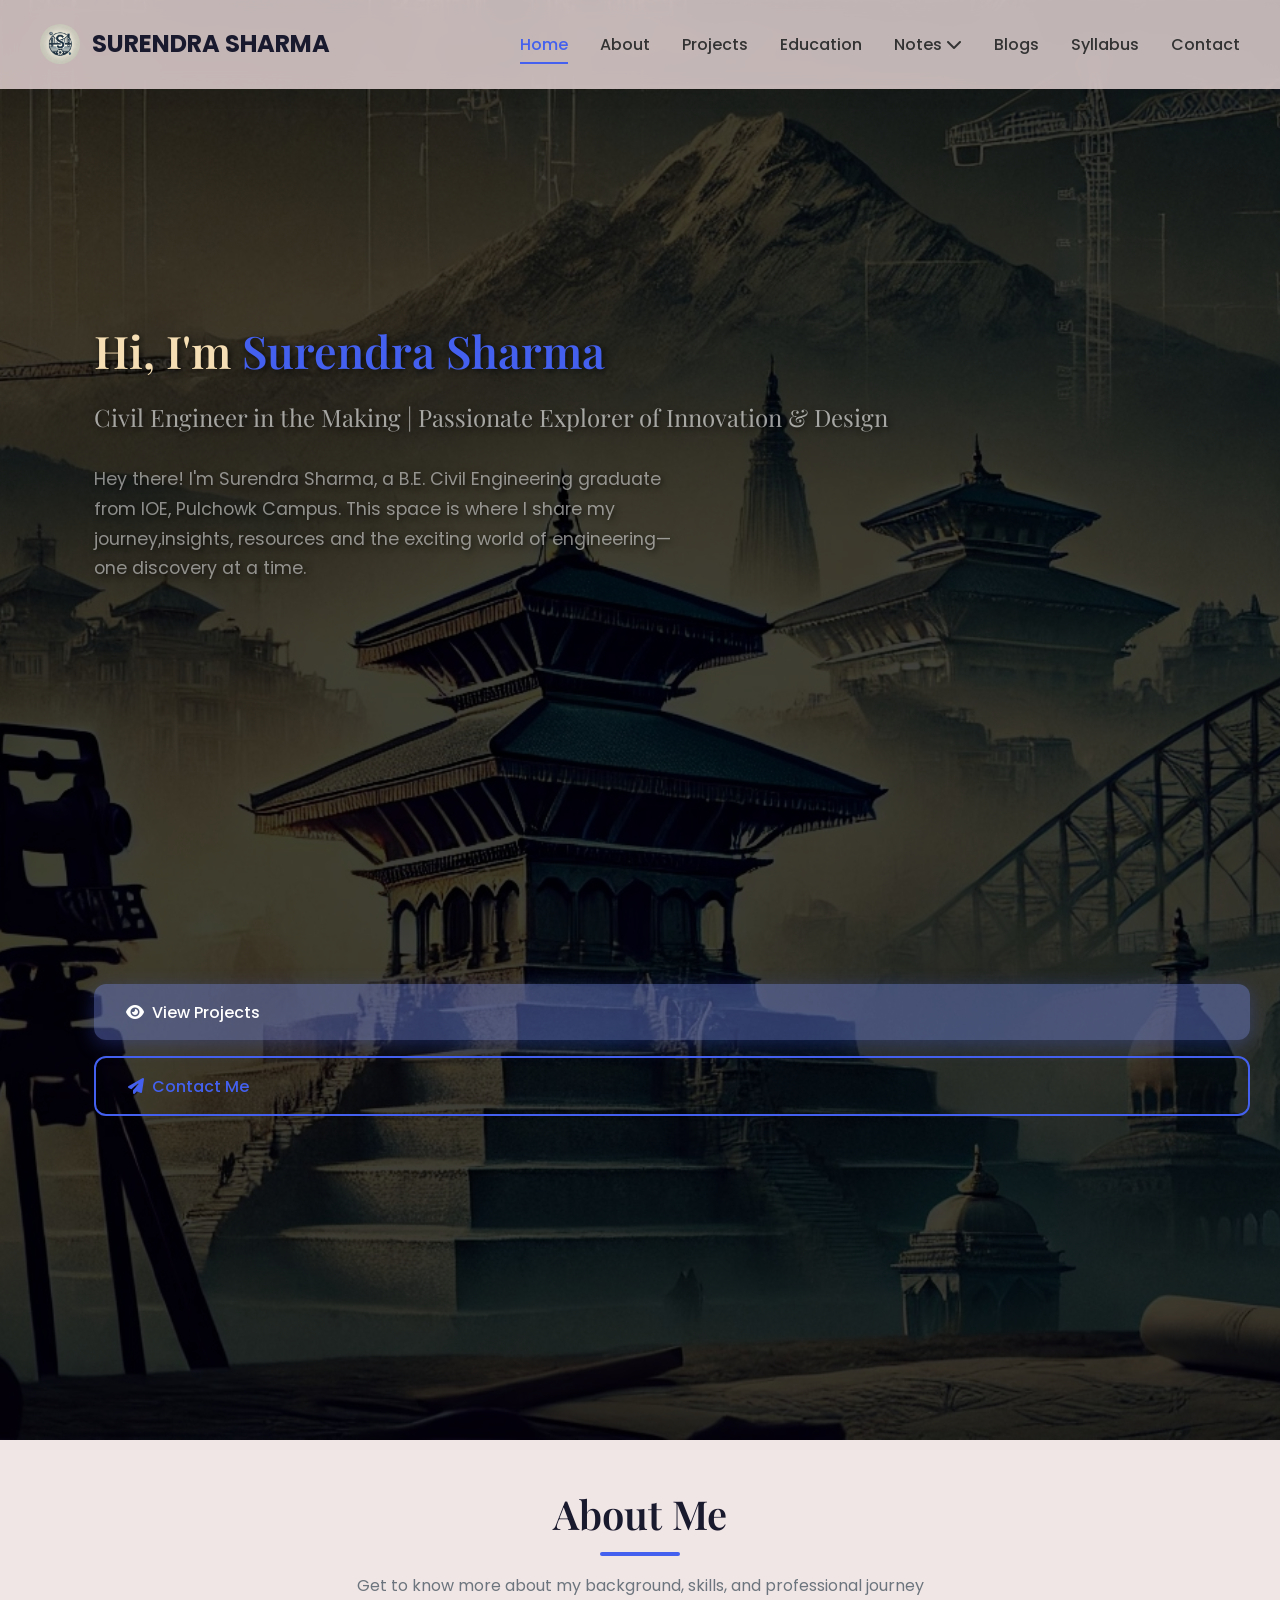
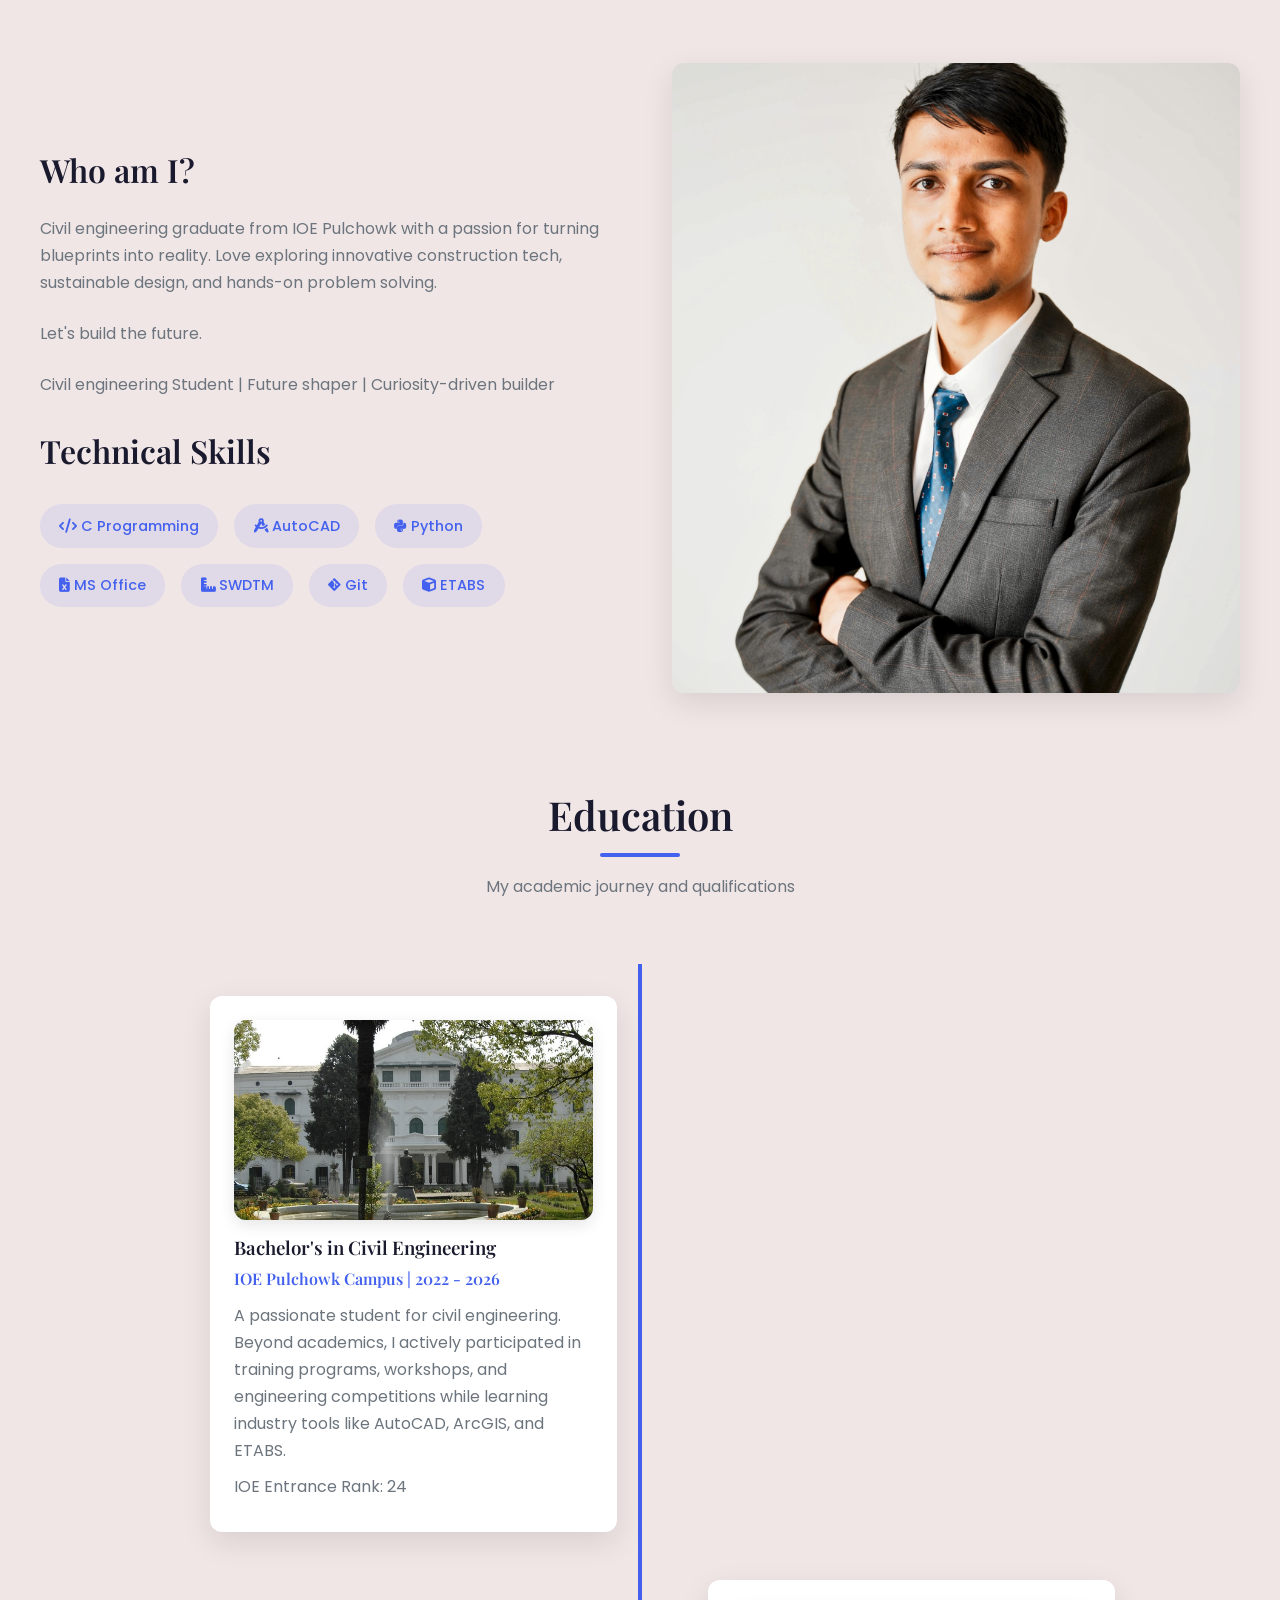
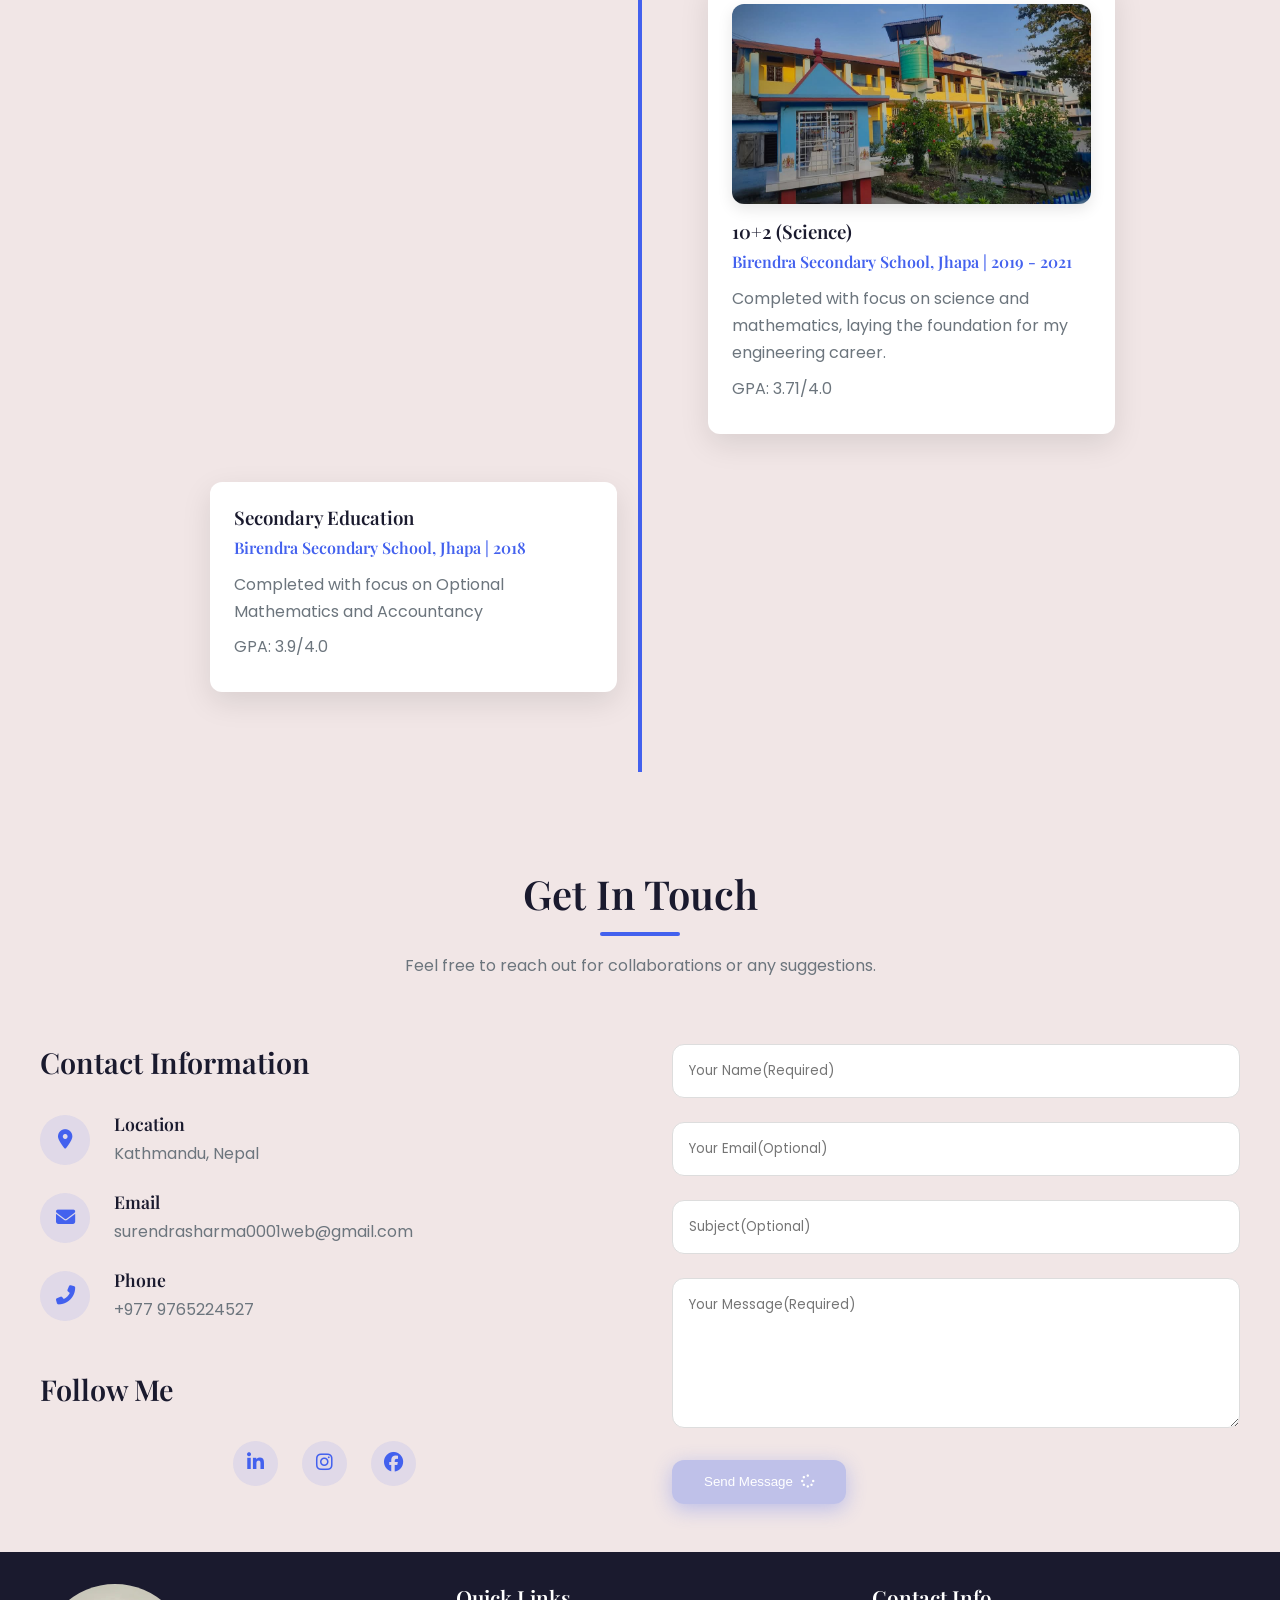
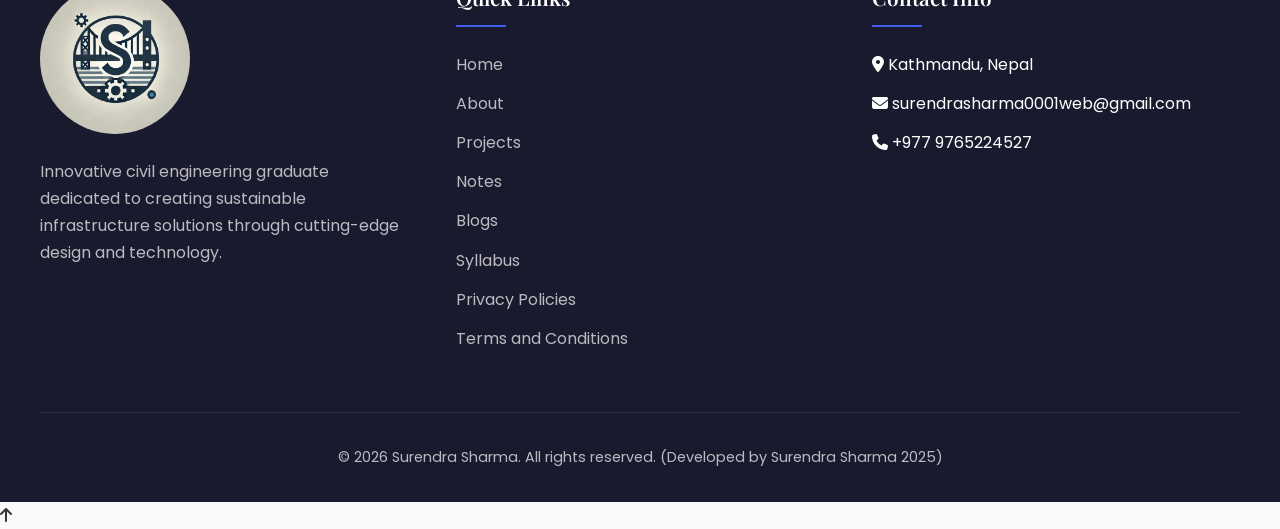
<file: index.html>
<!DOCTYPE html>
<html lang="en">
<head>
    <meta charset="UTF-8">
    <!-- Replace your current viewport tag with this -->
<meta name="viewport" content="width=device-width, initial-scale=1, minimum-scale=1, maximum-scale=1, shrink-to-fit=no">
    <title>Surendra Sharma | Civil Engineer | IOE Pulchowk</title>
    <meta name="description" content="Innovative Civil Engineering student specializing in structural design and sustainable construction solutions.">
    
    <!-- Favicon -->
    <link rel="apple-touch-icon" sizes="180x180" href="apple-icon-180x180.png">
    <link rel="icon" type="image/png" sizes="32x32" href="favicon-32x32.png">
    <link rel="icon" type="image/png" sizes="16x16" href="favicon-16x16.png">
    <link rel="manifest" href="assets/favicon/site.webmanifest">
    
    <!-- Fonts -->
    <link rel="preconnect" href="https://fonts.googleapis.com">
    <link rel="preconnect" href="https://fonts.gstatic.com" crossorigin>
    <link href="https://fonts.googleapis.com/css2?family=Poppins:wght@300;400;500;600;700&family=Playfair+Display:wght@400;500;600;700&display=swap" rel="stylesheet">
    
    <!-- Icons -->
    <link rel="stylesheet" href="https://cdnjs.cloudflare.com/ajax/libs/font-awesome/6.4.0/css/all.min.css">
    
    <!-- CSS -->
    <style>
        :root {
            /* Color Scheme */
            --primary: #4361ee;
            --primary-dark: #3a56d4;
            --secondary: #3f37c9;
            --accent: #4895ef;
            --dark: #1a1a2e;
            --light: #f8f9fa;
            --text: #333333;
            --text-light: #6c757d;
            
            /* Spacing */
            --section-padding: 6rem 0;
            --container-width: 1200px;
            --gap: 2rem;
            
            /* Effects */
            --shadow: 0 10px 30px rgba(0, 0, 0, 0.1);
            --shadow-hover: 0 15px 40px rgba(0, 0, 0, 0.15);
            --transition: all 0.4s cubic-bezier(0.175, 0.885, 0.32, 1.1);
            --border-radius: 12px;
        }
        
        * {
            margin: 0;
            padding: 0;
            box-sizing: border-box;
        }
        
        body {
            font-family: 'Poppins', sans-serif;
            line-height: 1.7;
            color: var(--text);
            background-color: var(--light);
            overflow-x: hidden;
        }
        
        h1, h2, h3, h4 {
            font-family: 'Playfair Display', serif;
            font-weight: 600;
            line-height: 1.3;
        }
        
        a {
            text-decoration: none;
            color: inherit;
        }
        
        img {
            max-width: 100%;
            height: auto;
            display: block;
        }
        
        .container {
            width: 90%;
            max-width: var(--container-width);
            margin: 0 auto;
        }
        
        .section {
            padding: var(--section-padding);
            position: relative;
        }
        
        .section-title {
            text-align: center;
            margin-bottom: 4rem;
        }
        
        .section-title h2 {
            font-size: 2.5rem;
            color: var(--dark);
            position: relative;
            display: inline-block;
            padding-bottom: 1rem;
        }
        
        .section-title h2::after {
            content: '';
            position: absolute;
            bottom: 0;
            left: 50%;
            transform: translateX(-50%);
            width: 80px;
            height: 4px;
            background: var(--primary);
            border-radius: 2px;
        }
        
        .section-title p {
            color: var(--text-light);
            max-width: 700px;
            margin: 1rem auto 0;
        }
        
        /* Navigation */
        .navbar {
            position: fixed;
            top: 0;
            left: 0;
            width: 100%;
            padding: 1.5rem 0;
            background-color: rgba(239, 222, 222, 0.8);
            box-shadow: 0 5px 20px rgba(0, 0, 0, 0.05);
            z-index: 1000;
            transition: var(--transition);
            backdrop-filter: blur(10px);
        }
        
        .navbar.scrolled {
            padding: 1rem 0;
            box-shadow: 0 5px 30px rgba(0, 0, 0, 0.1);
        }
        
        .nav-container {
            display: flex;
            justify-content: space-between;
            align-items: center;
        }
        
        .logo {
            display: flex;
            align-items: center;
            gap: 0.75rem;
            font-weight: 700;
            font-size: 1.5rem;
            color: var(--dark);
        }
        
        .logo-img {
            height: 40px;
            width: auto;
            border-radius: 50%;
        }
        
        .nav-links {
            display: flex;
            gap: 2rem;
            list-style: none;
        }
        
        .nav-links a {
            font-weight: 500;
            position: relative;
            padding: 0.5rem 0;
            transition: var(--transition);
        }
        
        .nav-links a::after {
            content: '';
            position: absolute;
            bottom: 0;
            left: 0;
            width: 0;
            height: 2px;
            background: var(--primary);
            transition: var(--transition);
        }
        
        .nav-links a:hover::after,
        .nav-links a.active::after {
            width: 100%;
        }
        
        .nav-links a.active {
            color: var(--primary);
        }
        
        /* Dropdown Menu Styles */
        .dropdown {
            position: relative;
        }
        
        .dropdown-content {
            display: none;
            position: absolute;
            top: 100%;
            left: 0;
            background-color: rgb(235, 217, 217);
            min-width: 200px;
            box-shadow: 0 8px 16px rgba(0,0,0,0.1);
            border-radius: var(--border-radius);
            z-index: 1;
            opacity: 0;
            transform: translateY(10px);
            transition: var(--transition);
        }
        
        .dropdown:hover .dropdown-content {
            display: block;
            opacity: 1;
            transform: translateY(0);
        }
        
        .dropdown-content a {
            color: var(--text);
            padding: 12px 16px;
            display: block;
            font-size: 0.9rem;
            border-bottom: 1px solid rgba(0,0,0,0.05);
        }
        
        .dropdown-content a:hover {
            background-color: rgba(67, 97, 238, 0.1);
            color: var(--primary);
        }
        
        .dropdown-content a::after {
            display: none;
        }
        
        .mobile-menu-btn {
            display: none;
            background: none;
            border: none;
            font-size: 1.5rem;
            color: var(--dark);
            cursor: pointer;
        }
        
        /* Hero Section */
      .hero {
  position: relative;
  height: 160vh;
  background-image: url('backgroundimage2.jpg'); /* Replace with actual path */
  background-size: cover;
  background-position: center;
  display: flex;
  align-items: center;
  justify-content: flex-start;
  padding-left: 5%;
}
.hero::before {
  content: "";
  position: absolute;
  top: 0; left: 0;
  width: 100%; height: 100%;
  background: rgba(0, 0, 0, 0.75); /* dark overlay */
  z-index: 0;
}

.hero-content {
  position: relative;
  z-index: 2;
}
.hero-content h1,
.hero-content h2,
.hero-content p {
  color: #fff;
  text-shadow: 2px 2px 6px rgba(0, 0, 0, 0.7);
}

        
        .hero h1 {
            font-size: 3.5rem;
            margin-bottom: 1.5rem;
            color: wheat;
            line-height: 1.2;
        }
        
        .hero h1 span {
            color: var(--primary);
        }
        
        .hero h2 {
            font-size: 1.8rem;
            font-weight: 400;
            margin-bottom: 2rem;
            color: rgba(255, 255, 255, 0.6);
            
        }
        
        .hero p {
            font-size: 1.1rem;
            margin-bottom: 25rem;
            color:rgba(255, 255, 255, 0.5);
            max-width: 600px;
        }
        
        .hero-btns {
            display: flex;
            gap: 1.5rem;
        }
        
        /* Buttons */
        .btn {
            display: inline-flex;
            align-items: center;
            gap: 0.5rem;
            padding: 0.9rem 2rem;
            border-radius: var(--border-radius);
            font-weight: 500;
            transition: var(--transition);
            border: none;
            cursor: pointer;
        }
        
        .btn-primary {
            background: rgba(116, 138, 238, 0.4);
            color: white;
            box-shadow: 0 5px 20px rgba(67, 97, 238, 0.3);
        }
        
        .btn-primary:hover {
            background: var(--primary-dark);
            transform: translateY(-3px);
            box-shadow: 0 8px 25px rgba(116, 138, 238, 0.4);
        }
        
        .btn-outline {
            background: transparent;
            border: 2px solid var(--primary);
            color: var(--primary);
        }
        
        .btn-outline:hover {
            background: var(--primary);
            color: white;
            transform: translateY(-3px);
            box-shadow: 0 5px 20px rgba(67, 97, 238, 0.3);
        }
        
        /* About Section */
        .about {
            background-color: rgb(241, 230, 230);
        }
        
        .about-content {
            display: grid;
            grid-template-columns: 1fr 1fr;
            gap: 4rem;
            align-items: center;
        }
        
        .about-img {
            position: relative;
            border-radius: var(--border-radius);
            overflow: hidden;
            box-shadow: var(--shadow);
            transition: var(--transition);
            height: 630px;
        }
        
        .about-img:hover {
            transform: translateY(-10px);
            box-shadow: var(--shadow-hover);
        }
        
        .about-img img {
            width: 100%;
            height: 100%;
            object-fit: cover;
        }
        
        .about-text h3 {
            font-size: 2rem;
            margin-bottom: 1.5rem;
            color: var(--dark);
        }
        
        .about-text p {
            margin-bottom: 1.5rem;
            color: var(--text-light);
        }
        
        .skills-list {
            display: flex;
            flex-wrap: wrap;
            gap: 1rem;
            margin-top: 2rem;
        }
        
        .skill {
            background: rgba(67, 97, 238, 0.1);
            color: var(--primary);
            padding: 0.6rem 1.2rem;
            border-radius: 50px;
            font-size: 0.9rem;
            font-weight: 500;
            transition: var(--transition);
        }
        
        .skill:hover {
            background: var(--primary);
            color: white;
            transform: translateY(-3px);
        }
        
   /* Education Section */
.education {
  background-color: rgb(241, 230, 230);
  padding: 2rem 0;
}

/* Timeline container */
.timeline {
  position: relative;
  width: 90%;
  max-width: 1000px;
  margin: auto;
  padding: 2rem 0;
}

/* Vertical center line */
.timeline::before {
  content: '';
  position: absolute;
  top: 0;
  bottom: 0;
  left: 50%;
  width: 4px;
  background-color: var(--primary);
  transform: translateX(-50%);
  z-index: 0;
}

/* Timeline item wrapper */
.timeline-item {
  display: flex;
  justify-content: flex-end;
  position: relative;
  width: 100%;
  margin-bottom: 3rem;
}

/* Left */
.timeline-item.left {
  flex-direction: row-reverse;
}

/* Right */
.timeline-item.right {
  flex-direction: row;
}

/* Dot on timeline 
.timeline-item::after {
  content: '';
  position: absolute;
  top: 24px;
  left: -50%;
  width: 20px;
  height: 20px;
  background: white;
  border: 4px solid var(--primary);
  border-radius: 50%;
  transform: translate(-50%);
  z-index: 2;
}

/* Timeline content */
.timeline-content {
  background: white;
  width: 45%;
  padding: 1.5rem;
  border-radius: var(--border-radius);
  box-shadow: var(--shadow);
  z-index: 1;
  transition: var(--transition);
}

/* Timeline content hover effect */
.timeline-content:hover {
  transform: translateY(-5px);
  box-shadow: var(--shadow-hover);
}

.timeline-content h3 {
  margin-bottom: 0.5rem;
  color: var(--dark);
}

.timeline-content h4 {
  font-size: 1rem;
  color: var(--primary);
  margin-bottom: 0.75rem;
}

.timeline-content p {
  color: var(--text-light);
  margin-bottom: 0.5rem;
}

/* Image styles */
.timeline-img-container {
  margin-bottom: 1rem;
  border-radius: var(--border-radius);
  overflow: hidden;
  box-shadow: 0 5px 15px rgba(0, 0, 0, 0.1);
  transition: var(--transition);
}

.timeline-img-container img {
  width: 100%;
  height: 200px;
  object-fit: cover;
  transition: var(--transition);
}

.timeline-img-container:hover img {
  transform: scale(1.05);
}

/* Mobile responsiveness */
@media screen and (max-width: 768px) {
  .timeline::before {
    left: 8px;
  }

  .timeline-item {
    flex-direction: column !important;
    align-items: flex-start;
  }

  .timeline-content {
    width: 100%;
    margin-left: 30px;
  }

  .timeline-item::after {
    left: 0;
    transform: translateX(0);
  }
}

        /* Contact Section */
        .contact {
            background-color: rgb(241, 230, 230);
        }
        
        .contact-container {
            display: grid;
            grid-template-columns: 1fr 1fr;
            gap: 4rem;
        }
        
        .contact-info h3 {
            font-size: 1.8rem;
            margin-bottom: 2rem;
            color: var(--dark);
        }
        
        .contact-details {
            margin-bottom: 3rem;
        }
        
        .contact-item {
            display: flex;
            align-items: center;
            gap: 1.5rem;
            margin-bottom: 1.5rem;
        }
        
        .contact-icon {
            width: 50px;
            height: 50px;
            background: rgba(67, 97, 238, 0.1);
            color: var(--primary);
            border-radius: 50%;
            display: flex;
            align-items: center;
            justify-content: center;
            font-size: 1.2rem;
            transition: var(--transition);
        }
        
        .contact-item:hover .contact-icon {
            background: var(--primary);
            color: white;
            transform: scale(1.1);
        }
        
        .contact-text h4 {
            font-size: 1.1rem;
            margin-bottom: 0.25rem;
            color: var(--dark);
        }
        
        .contact-text p {
            color: var(--text-light);
        }
        
        .social-links {
            display: flex;
            gap: 1.5rem;
            flex-wrap: wrap; /* Added to make social links wrap on mobile */
        }
        
        .social-links a {
            width: 45px;
            height: 45px;
            background: rgba(67, 97, 238, 0.1);
            color: var(--primary);
            border-radius: 50%;
            display: flex;
            align-items: center;
            justify-content: center;
            font-size: 1.2rem;
            transition: var(--transition);
        }
        
        .social-links a:hover {
            background: var(--primary);
            color: white;
            transform: translateY(-5px);
        }
        
        .contact-form input,
        .contact-form textarea {
            width: 100%;
            padding: 1rem;
            margin-bottom: 1.5rem;
            border: 1px solid #ddd;
            border-radius: var(--border-radius);
            font-family: inherit;
            transition: var(--transition);
        }
        
        .contact-form input:focus,
        .contact-form textarea:focus {
            outline: none;
            border-color: var(--primary);
            box-shadow: 0 0 0 3px rgba(67, 97, 238, 0.2);
        }
        
        .contact-form textarea {
            height: 150px;
            resize: vertical;
        }
        
        /* Footer */
        footer {
            background: var(--dark);
            color: white;
            padding: 2rem 0 2rem;
        }
        
        .footer-content {
            display: grid;
            grid-template-columns: repeat(auto-fit, minmax(250px, 1fr));
            gap: 3rem;
            margin-bottom: 3rem;
        }
        
        .footer-col h3 {
            font-size: 1.3rem;
            margin-bottom: 1.5rem;
            position: relative;
            padding-bottom: 1rem;
        }
        
        .footer-col h3::after {
            content: '';
            position: absolute;
            bottom: 0;
            left: 0;
            width: 50px;
            height: 2px;
            background: var(--primary);
        }
        
        .footer-col p {
            color: rgba(255, 255, 255, 0.7);
            margin-bottom: 1.5rem;
        }
        
        .footer-links {
            list-style: none;
        }
        
        .footer-links li {
            margin-bottom: 0.75rem;
        }
        
        .footer-links a {
            color: rgba(255, 255, 255, 0.7);
            transition: var(--transition);
            display: inline-block;
        }
        
        .footer-links a:hover {
            color: white;
            transform: translateX(5px);
        }
        
        .footer-bottom {
            text-align: center;
            padding-top: 2rem;
            border-top: 1px solid rgba(255, 255, 255, 0.1);
            color: rgba(255, 255, 255, 0.7);
            font-size: 0.9rem;
        }
        /* Footer logo adjustments */
.footer-col .logo {
    display: flex;
    align-items: center;
    gap: 0.5rem; /* Reduced from 0.75rem */
    margin-bottom: 1.5rem;
}

.footer-col .logo img {
    width: 150px;  /* Reduced from original size */
    height: 150px; /* Reduced from original size */
    border-radius: 50%;
}

.footer-col .logo span {
    font-size: 1.2rem; /* Reduced from 1.5rem */
    font-weight: 700;
}
@media (max-width: 768px) {
    .footer-col .logo img {
        width: 50px;
        height: 50px;
    }
    .footer-col .logo span {
        font-size: 1rem;
    }
}
        
        
        
        /* Responsive Design */
        @media (max-width: 992px) {
            .about-content,
            .contact-container {
                grid-template-columns: 1fr;
                gap: 3rem;
            }
            
            .about-img {
                height: 400px;
                order: -1;
            }
        }
        
        @media (max-width: 768px) {
            :root {
                --section-padding: 4rem 0;
                --gap: 1.5rem;
            }
            
            .navbar {
                padding: 1rem 0;
            }
            
            .mobile-menu-btn {
                display: block;
            }
            
            .nav-links {
                position: fixed;
                top: 80px;
                left: -100%;
                width: 100%;
                height: calc(100vh - 80px);
                background: white;
                flex-direction: column;
                align-items: center;
                justify-content: center;
                gap: 2rem;
                transition: var(--transition);
                box-shadow: 0 10px 30px rgba(0, 0, 0, 0.1);
            }
            
            .nav-links.active {
                left: 0;
            }
            
       /* For mobile */
@media (max-width: 768px) {
    .dropdown-content {
        display: none;
        position: absolute;
        width: 100%;
        box-shadow: none;
        pointer-events: auto; /* Ensures links are always clickable */
        animation: fadeIn 0.3s ease;
    }
    
    .dropdown.active .dropdown-content {
        display: block;
    }
    
    .dropdown-content a {
        padding: 0.8rem 1rem;
        text-align: center;
        color: var(--text);
        display: block;
        border-bottom: 1px solid rgba(0,0,0,0.05);
    }
    
    .dropdown-content a:hover,
    .dropdown-content a:focus {
        background-color: rgba(67, 97, 238, 0.1);
    }
    
    @keyframes fadeIn {
        from { opacity: 0; transform: translateY(-10px); }
        to { opacity: 1; transform: translateY(0); }
    }
}

}
            .hero h1 {
                font-size: 2.8rem;
            }
            
            .hero h2 {
                font-size: 1.5rem;
            }
            
            .hero-btns {
                flex-direction: column;
                gap: 1rem;
            }
            
            .timeline::after {
                left: 31px;
            }
            
            .timeline-item {
                width: 100%;
                padding-left: 70px;
                padding-right: 25px;
            }
            
            .timeline-item::after {
                left: 21px;
            }
            
            .left::after,
            .right::after {
                left: 21px;
            }
            
            .right {
                left: 0%;
            }
            
            /* Fix for social links visibility on mobile */
            .social-links {
                justify-content: center;
            }
            
            /* Fix for desktop mode on mobile */
            .container {
                width: 95%;
            }
            
            .section {
                padding: 3rem 0;
            }
        
        @media (max-width: 768px) {
    .timeline-img-container img {
        height: 160px;
    }
}

@media (max-width: 576px) {
    .timeline-img-container img {
        height: 160px;
    }
}

        
        @media (max-width: 576px) {
            :root {
                --section-padding: 2rem 0;
            }
            
            .section-title h2 {
                font-size: 2rem;
            }
            
            .hero h1 {
                font-size: 2.2rem;
            }
            
            .hero h2 {
                font-size: 1.3rem;
            }
            /* Back to Top Button */
.back-to-top {
    position: fixed;
    bottom: 30px;
    right: 30px;
    width: 50px;
    height: 50px;
    background-color: var(--primary-color);
    color: white;
    border-radius: 50%;
    display: flex;
    align-items: center;
    justify-content: center;
    font-size: 20px;
    text-decoration: none;
    opacity: 0;
    visibility: hidden;
    transition: var(--transition);
    z-index: 999;
    box-shadow: var(--shadow);
}

.back-to-top.active {
    opacity: 1;
    visibility: visible;
}

.back-to-top:hover {
    background-color: var(--secondary-color);
    transform: translateY(-5px);
}
        }
    
    </style>
    <script async src="https://pagead2.googlesyndication.com/pagead/js/adsbygoogle.js?client=ca-pub-4566390961533557"
     crossorigin="anonymous"></script>
</head>
<body>
    <!-- Navigation -->
    <nav class="navbar">
        <div class="container nav-container">
            <a href="index.html" class="logo">
                <img src="assets/LOGO (1).jpg" alt="Surendra Sharma Logo" class="logo-img" loading="lazy">
                <span>SURENDRA SHARMA</span>
            </a>
            
            <button class="mobile-menu-btn" id="mobileMenuBtn">
                <i class="fas fa-bars"></i>
            </button>
            
           <ul class="nav-links" id="navLinks">
    <li><a href="index.html" class="active">Home</a></li>
    <li><a href="#about">About</a></li>
    <li><a href="projects.html">Projects</a></li>
    <li><a href="#education">Education</a></li>
    <li class="dropdown">
    <a href="#" onclick="event.preventDefault();" class="dropdown-toggle">Notes <i class="fas fa-chevron-down"></i></a>
    <div class="dropdown-content">
        <a href="notes.html" >Handwritten Notes</a>
        <a href="past-questions.html" >Past Questions</a>
        <a href="lab-reports.html">Lab Reports</a>
    </div>
</li>
    <li><a href="blogs.html">Blogs</a></li>
    <li><a href="syllabus.html">Syllabus</a></li>
    <li><a href="#contact">Contact</a></li>
</ul>

        </div>
    </nav>

    <!-- Hero Section -->
    <section class="hero">
        <div class="container">
            <div class="hero-content">
                <h1>Hi, I'm <span>Surendra Sharma</span></h1>
                <h2>Civil Engineer in the Making | Passionate Explorer of Innovation & Design</h2>
                <p>Hey there! I'm Surendra Sharma, a B.E. Civil Engineering graduate from IOE, Pulchowk Campus. This space is where I share my journey,insights, resources and the exciting world of engineering—one discovery at a time.</p>
                <div class="hero-btns">
                    <a href="projects.html" class="btn btn-primary">
                        <i class="fas fa-eye"></i> View Projects
                    </a>
                    <a href="#contact" class="btn btn-outline">
                        <i class="fas fa-paper-plane"></i> Contact Me
                    </a>
                </div>
            </div>
        </div>
    </section>

    <!-- About Section -->
    <section id="about" class="section about">
        <div class="container">
            <div class="section-title">
                <h2>About Me</h2>
                <p>Get to know more about my background, skills, and professional journey</p>
            </div>
            
            <div class="about-content">
            <div class="about-text">
                <h3>Who am I?</h3>
                <p>Civil engineering graduate from IOE Pulchowk with a passion for turning blueprints into reality. Love exploring innovative construction tech, sustainable design, and hands-on problem solving.</p>
                <p>Let's build the future.</p>
                <p>Civil engineering Student | Future shaper | Curiosity-driven builder</p>
                    
                    <h3 style="margin-top: 2rem;">Technical Skills</h3>
                    <div class="skills-list">
                        <span class="skill"><i class="fas fa-code"></i> C Programming</span>
                        <span class="skill"><i class="fas fa-drafting-compass"></i> AutoCAD</span>
                         <!--  <span class="skill"><i class="fas fa-map-marked-alt"></i> ArcGIS</span>-->
                        <span class="skill"><i class="fab fa-python"></i> Python</span>
                        <span class="skill"><i class="fas fa-file-excel"></i> MS Office</span>
                        <span class="skill"><i class="fas fa-ruler-combined"></i> SWDTM</span>
                        <span class="skill"><i class="fab fa-git-alt"></i> Git</span>
                        <span class="skill"><i class="fas fa-cube"></i> ETABS</span>
                    </div>
                </div>
                
                <div class="about-img">
                    <img src="assets\IMGSelf.jpg.jpeg" alt="Surendra Sharma" loading="lazy">
                </div>
            </div>
        </div>
    </section>

    <!-- Education Section -->
<section id="education" class="section education">
  <div class="container">
    <div class="section-title">
      <h2>Education</h2>
      <p>My academic journey and qualifications</p>
    </div>

    <div class="timeline">

      <!-- LEFT: Bachelor's -->
      <div class="timeline-item left">
        <div class="timeline-content">
          <div class="timeline-img-container">
            <img src="assets/Pulchowkcampus.jpg" alt="IOE Pulchowk Campus" loading="lazy">
          </div>
          <h3>Bachelor's in Civil Engineering</h3>
          <h4>IOE Pulchowk Campus | 2022 - 2026</h4>
          <p>A passionate student for civil engineering. Beyond academics, I actively participated in training programs, workshops, and engineering competitions while learning industry tools like AutoCAD, ArcGIS, and ETABS.</p>
          <p>IOE Entrance Rank: 24</p>
        </div>
      </div>

      <!-- RIGHT: +2 -->
      <div class="timeline-item right">
        <div class="timeline-content">
          <div class="timeline-img-container">
            <img src="assets/Birendra.jpg" alt="Birendra Secondary School" loading="lazy">
          </div>
          <h3>10+2 (Science)</h3>
          <h4>Birendra Secondary School, Jhapa | 2019 - 2021</h4>
          <p>Completed with focus on science and mathematics, laying the foundation for my engineering career.</p>
          <p>GPA: 3.71/4.0</p>
        </div>
      </div>

      <!-- LEFT: SEE -->
      <div class="timeline-item left">
        <div class="timeline-content">
          <h3>Secondary Education</h3>
          <h4>Birendra Secondary School, Jhapa | 2018</h4>
          <p>Completed with focus on Optional Mathematics and Accountancy</p>
          <p>GPA: 3.9/4.0</p>
        </div>
      </div>

    </div>
  </div>
</section>


    <!-- Contact Section -->
    <section id="contact" class="section contact">
        <div class="container">
            <div class="section-title">
                <h2>Get In Touch</h2>
                <p>Feel free to reach out for collaborations or any suggestions.</p>
            </div>
            
            <div class="contact-container">
                <div class="contact-info">
                    <h3>Contact Information</h3>
                    
                    <div class="contact-details">
                        <div class="contact-item">
                            <div class="contact-icon">
                                <i class="fas fa-map-marker-alt"></i>
                            </div>
                            <div class="contact-text">
                                <h4>Location</h4>
                                <p>Kathmandu, Nepal</p>
                            </div>
                        </div>
                        
                        <div class="contact-item">
                            <div class="contact-icon">
                                <i class="fas fa-envelope"></i>
                            </div>
                            <div class="contact-text">
                                <h4>Email</h4>
                                <p>surendrasharma0001web@gmail.com</p>
                            </div>
                        </div>
                        
                        <div class="contact-item">
                            <div class="contact-icon">
                                <i class="fas fa-phone-alt"></i>
                            </div>
                            <div class="contact-text">
                                <h4>Phone</h4>
                                <p>+977 9765224527</p>
                            </div>
                        </div>
                    </div>
                    
                    <h3 style="margin-top: 3rem;">Follow Me</h3>
                    <div class="social-links">
    <a href="https://www.linkedin.com/in/surendra-sharma-6a1a8823b" target="_blank" rel="noopener noreferrer" aria-label="LinkedIn"><i class="fab fa-linkedin-in"></i></a>
    <a href="https://www.instagram.com/_surendra_sharma_/" target="_blank" rel="noopener noreferrer" aria-label="Instagram"><i class="fab fa-instagram"></i></a>
    <a href="https://www.facebook.com/profile.php?id=100012803410439" target="_blank" rel="noopener noreferrer"><i class="fab fa-facebook"></i></a>
</div>

                </div>
                
              <div class="contact-form">
    <form id="contactForm">
        <div class="form-group">
            <input type="text" name="name" id="name" placeholder="Your Name(Required)" required>
        </div>
        
        <div class="form-group">
            <input type="email" name="email" id="email" placeholder="Your Email(Optional)">
        </div>
        
        <div class="form-group">
            <input type="text" name="subject" id="subject" placeholder="Subject(Optional)">
        </div>
        
        <div class="form-group">
            <textarea name="message" id="message" placeholder="Your Message(Required)" required></textarea>
        </div>
        
        <button type="submit" class="btn btn-primary">
            <span class="btn-text">Send Message</span>
            <span class="btn-loading"><i class="fas fa-spinner fa-spin"></i></span>
        </button>
    </form>
</div>
            </div>
        </div>
    </section>

    <!-- Footer -->
    <footer>
        <div class="container">
            <div class="footer-content">
                <div class="footer-col">
                    <div class="logo">
                        <img src="assets/LOGO (1).jpg" alt="Surendra Sharma Logo" loading="lazy">
                        <span>SURENDRA</span>
                    </div>
                    <p>Innovative civil engineering graduate dedicated to creating sustainable infrastructure solutions through cutting-edge design and technology.</p>
                </div>
                
                <div class="footer-col">
                    <h3>Quick Links</h3>
                    <ul class="footer-links">
                        <li><a href="index.html">Home</a></li>
                        <li><a href="#about">About</a></li>
                        <li><a href="projects.html">Projects</a></li>
                        <li><a href="notes.html">Notes</a></li>
                        <li><a href="blogs.html">Blogs</a></li>
                        <li><a href="syllabus.html">Syllabus</a></li>
                        <li><a href="policies.html">Privacy Policies</a></li>
                        <li><a href="terms.html">Terms and Conditions</a></li>
                    </ul>
                </div>
                
                <div class="footer-col">
                    <h3>Contact Info</h3>
                    <ul class="footer-links">
                        <li><i class="fas fa-map-marker-alt"></i> Kathmandu, Nepal</li>
                        <li><i class="fas fa-envelope"></i> surendrasharma0001web@gmail.com</li>
                        <li><i class="fas fa-phone"></i> +977 9765224527</li>
                    </ul>
                </div>
            </div>
            
            <div class="footer-bottom">
                <p>&copy; 2026 Surendra Sharma. All rights reserved.
                    (Developed by Surendra Sharma 2025)
                </p>
            </div>
        </div>
    </footer>

    <!-- Back to Top Button -->
    <a href="#" class="back-to-top" id="backToTop">
        <i class="fas fa-arrow-up"></i>
    </a>

  <!-- JavaScript -->
<script>
    // Mobile Menu Toggle
    const mobileMenuBtn = document.getElementById('mobileMenuBtn');
    const navLinks = document.getElementById('navLinks');
    
    if (mobileMenuBtn && navLinks) {
        mobileMenuBtn.addEventListener('click', () => {
            navLinks.classList.toggle('active');
            mobileMenuBtn.innerHTML = navLinks.classList.contains('active') ? 
                '<i class="fas fa-times"></i>' : '<i class="fas fa-bars"></i>';
        });
    }
    
    // Navbar Scroll Effect
    window.addEventListener('scroll', () => {
        const navbar = document.querySelector('.navbar');
        if (navbar) {
            navbar.classList.toggle('scrolled', window.scrollY > 50);
        }
    });
    
    // Back to Top Button
    const backToTop = document.getElementById('backToTop');
    if (backToTop) {
        window.addEventListener('scroll', () => {
            backToTop.classList.toggle('active', window.scrollY > 300);
        });
    }
    
    // Smooth Scrolling for Navigation Links and Back to Top
    document.querySelectorAll('a[href^="#"]').forEach(anchor => {
        anchor.addEventListener('click', function(e) {
            e.preventDefault();
            
            // Handle back to top separately
            if(this.getAttribute('href') === '#') {
                window.scrollTo({
                    top: 0,
                    behavior: 'smooth'
                });
                return;
            }
            
            const target = document.querySelector(this.getAttribute('href'));
            if(target) {
                window.scrollTo({
                    top: target.offsetTop - 80,
                    behavior: 'smooth'
                });
                
                // Close mobile menu if open
                if (navLinks && navLinks.classList.contains('active')) {
                    navLinks.classList.remove('active');
                    if (mobileMenuBtn) {
                        mobileMenuBtn.innerHTML = '<i class="fas fa-bars"></i>';
                    }
                }
            }
        });
    });
    
    // Form Submission
    const contactForm = document.getElementById('contactForm');
    if(contactForm) {
        contactForm.addEventListener('submit', async (e) => {
            e.preventDefault();
            
            const submitBtn = contactForm.querySelector('button[type="submit"]');
            const btnText = contactForm.querySelector('.btn-text');
            const btnLoading = contactForm.querySelector('.btn-loading');
            
            if (!submitBtn || !btnText || !btnLoading) return;
            
            // Show loading state
            btnText.style.display = 'none';
            btnLoading.style.display = 'inline-block';
            submitBtn.disabled = true;
            
            // Get form data
            const formData = {
                name: document.getElementById('name')?.value || '',
                email: document.getElementById('email')?.value || '',
                subject: document.getElementById('subject')?.value || '',
                message: document.getElementById('message')?.value || ''
            };
            
            try {
                // Using FormSubmit.co service (free email forwarding)
                const response = await fetch('https://formsubmit.co/ajax/surendrasharma0001web@gmail.com', {
                    method: 'POST',
                    headers: { 
                        'Content-Type': 'application/json',
                        'Accept': 'application/json'
                    },
                    body: JSON.stringify(formData)
                });
                
                if (!response.ok) {
                    throw new Error(`HTTP error! status: ${response.status}`);
                }
                
                const result = await response.json();
                
                // Show success message
                alert('Thank you for your message! I will get back to you soon.');
                contactForm.reset();
            } catch (error) {
                console.error('Error:', error);
                alert('There was an error sending your message. Please try again or contact me directly at surendrasharma0001web@gmail.com');
            } finally {
                // Reset button state
                if (btnText && btnLoading && submitBtn) {
                    btnText.style.display = 'inline-block';
                    btnLoading.style.display = 'none';
                    submitBtn.disabled = false;
                }
            }
        });
    }
    
    // Animation on Scroll
    document.addEventListener('DOMContentLoaded', () => {
        const animateElements = document.querySelectorAll('.timeline-content, .about-img, .contact-item');
        
        if (animateElements.length > 0) {
            const observer = new IntersectionObserver((entries) => {
                entries.forEach(entry => {
                    if(entry.isIntersecting) {
                        entry.target.style.opacity = 1;
                        entry.target.style.transform = 'translateY(0)';
                    }
                });
            }, { threshold: 0.1 });
            
            animateElements.forEach(el => {
                el.style.opacity = 0;
                el.style.transform = 'translateY(30px)';
                el.style.transition = 'opacity 0.6s ease, transform 0.6s ease';
                observer.observe(el);
            });
        }
    });

    // Handle section navigation from other pages
    document.addEventListener('DOMContentLoaded', function() {
        // Check if URL has a hash when landing on index.html
        if(window.location.hash && window.location.pathname.endsWith('index.html')) {
            const hash = window.location.hash;
            const target = document.querySelector(hash);
            
            if(target) {
                // Small timeout to ensure DOM is fully loaded
                setTimeout(() => {
                    window.scrollTo({
                        top: target.offsetTop - 80,
                        behavior: 'smooth'
                    });
                }, 100);
            }
        }
        
        // Modify all internal links behavior
        document.querySelectorAll('a[href^="index.html#"]').forEach(anchor => {
            anchor.addEventListener('click', function(e) {
                if(!window.location.pathname.endsWith('index.html')) {
                    // Let the default link behavior happen (will load index.html with hash)
                    return;
                }
                
                // If already on index.html, prevent default and scroll
                e.preventDefault();
                const hash = this.getAttribute('href').split('#')[1];
                const target = document.getElementById(hash);
                
                if(target) {
                    window.scrollTo({
                        top: target.offsetTop - 80,
                        behavior: 'smooth'
                    });
                    
                    // Update URL without reloading
                    history.pushState(null, null, '#' + hash);
                    
                    // Close mobile menu if open
                    if(navLinks && navLinks.classList.contains('active')) {
                        navLinks.classList.remove('active');
                        if (mobileMenuBtn) {
                            mobileMenuBtn.innerHTML = '<i class="fas fa-bars"></i>';
                        }
                    }
                }
            });
        });

        // Mobile dropdown toggle functionality
        const dropdowns = document.querySelectorAll('.dropdown > a');
        
        if (dropdowns.length > 0) {
            dropdowns.forEach(dropdown => {
                dropdown.addEventListener('click', function(e) {
                    if(window.innerWidth <= 768) { // Only for mobile
                        e.preventDefault();
                        e.stopPropagation();
                        
                        const parentDropdown = this.parentElement;
                        const isActive = parentDropdown.classList.contains('active');
                        
                        // Close all other dropdowns first
                        document.querySelectorAll('.dropdown').forEach(d => {
                            if(d !== parentDropdown) {
                                d.classList.remove('active');
                                // Reset all links in other dropdowns
                                d.querySelectorAll('.dropdown-content a').forEach(link => {
                                    link.classList.remove('active');
                                });
                            }
                        });
                        
                        // Toggle current dropdown
                        parentDropdown.classList.toggle('active');
                    }
                });
            });

            // Handle clicks on dropdown items
            document.querySelectorAll('.dropdown-content a').forEach(item => {
                item.addEventListener('click', function(e) {
                    if(window.innerWidth <= 768) {
                        const dropdown = this.closest('.dropdown');
                        const isActive = this.classList.contains('active');
                        
                        if(!isActive) {
                            // First click - just activate the link

                            
                            // Deactivate all other links in this dropdown
                            dropdown.querySelectorAll('.dropdown-content a').forEach(link => {
                                link.classList.remove('active');
                            });
                            
                            // Activate this link
                            this.classList.add('active');
                        }
                        // Second click will naturally follow through with navigation
                        // as we don't preventDefault when link is active
                    }
                });
            });

            // Close dropdown when clicking outside
            document.addEventListener('click', function(e) {
                if(window.innerWidth <= 768) {
                    if(!e.target.closest('.dropdown')) {
                        document.querySelectorAll('.dropdown').forEach(dropdown => {
                            dropdown.classList.remove('active');
                            // Reset all links
                            dropdown.querySelectorAll('.dropdown-content a').forEach(link => {
                                link.classList.remove('active');
                            });
                        });
                    }
                }
            });
        }
    });
</script>
    
</body>
</html>
</file>
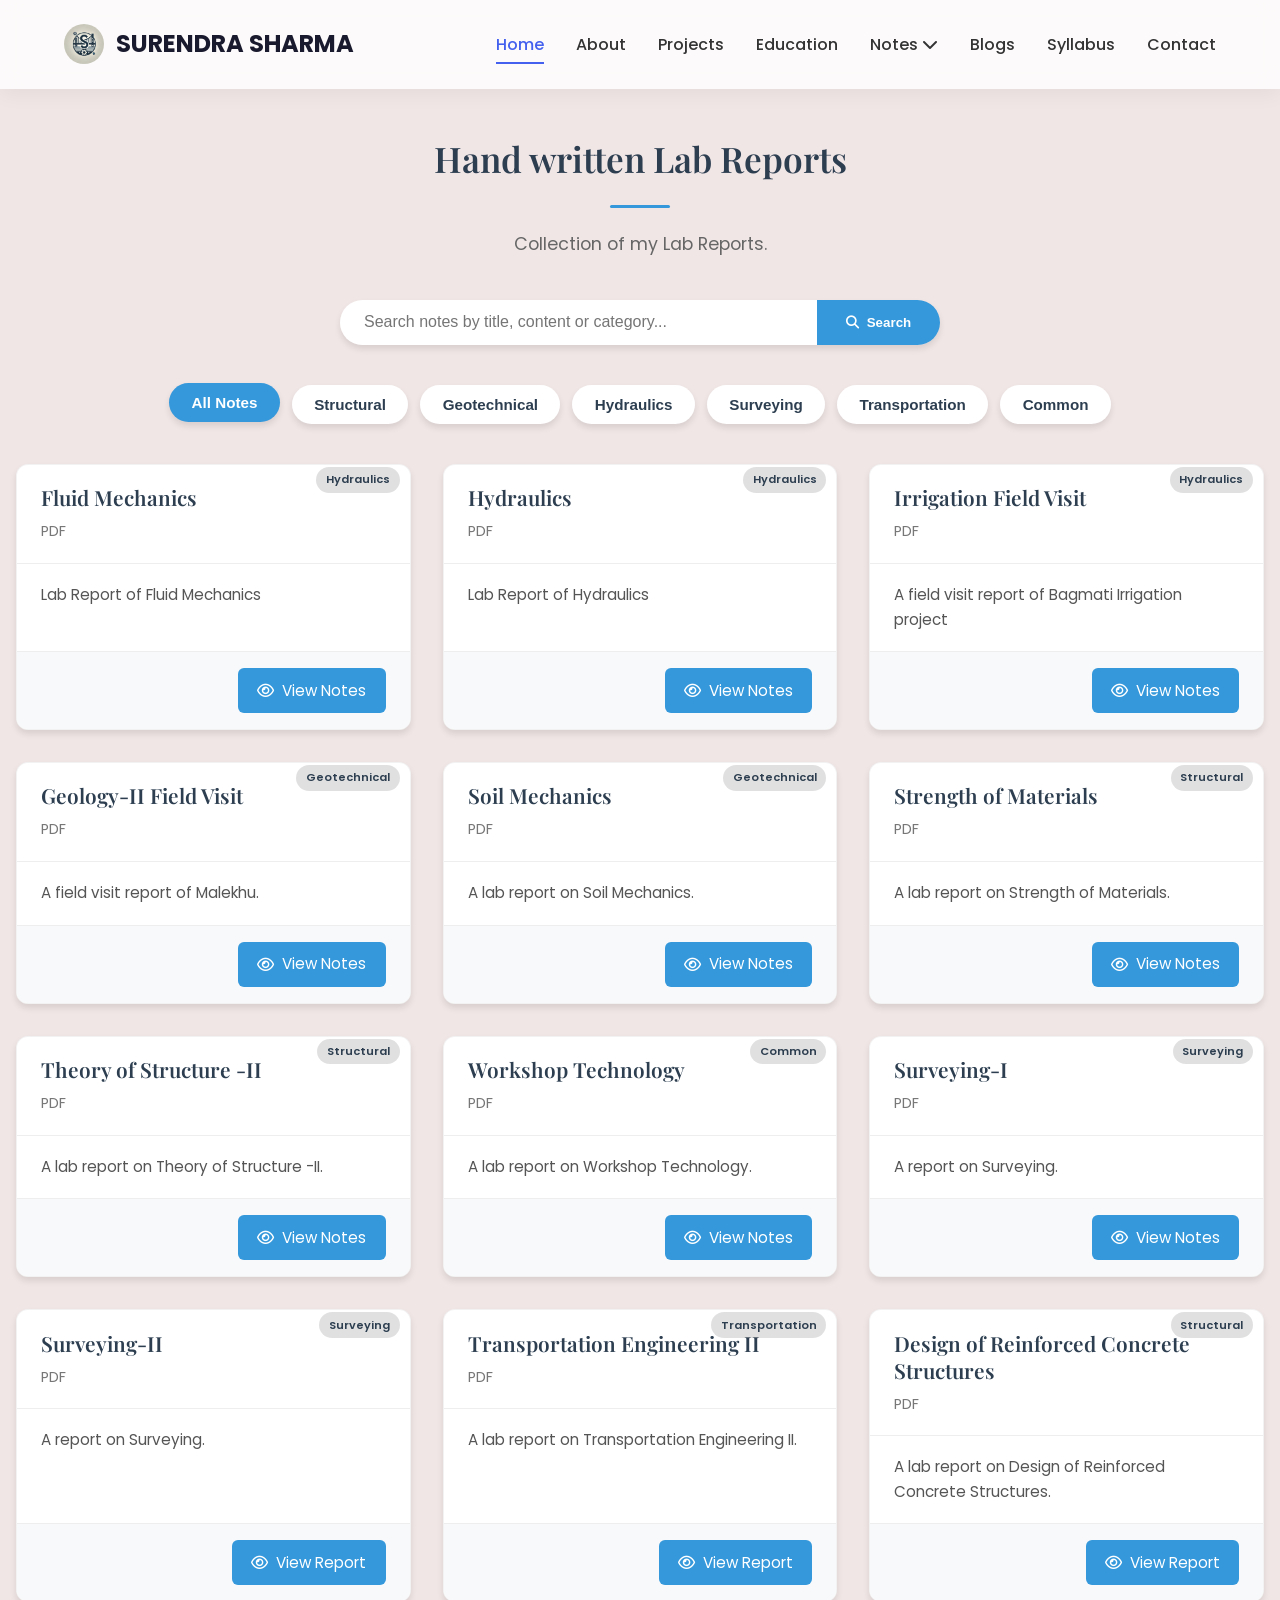
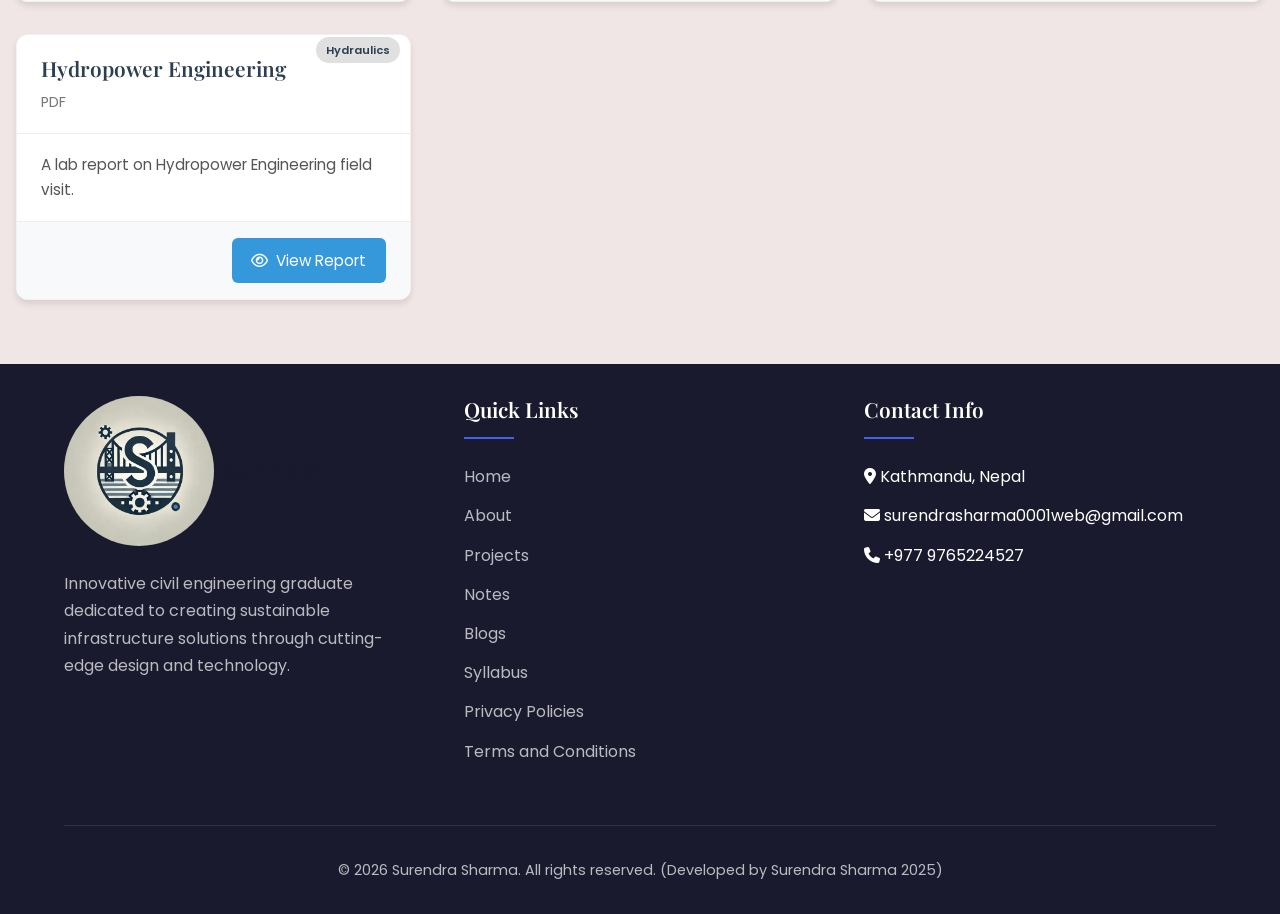
<file: lab-reports.html>
<!DOCTYPE html>
<html lang="en">
<head>
    <meta charset="UTF-8">
    <meta name="viewport" content="width=device-width, initial-scale=1.0">
    <title>My Projects | Surendra Sharma - Civil Engineer</title>
    <link rel="stylesheet" href="css/style.css" />
    <meta name="description" content="Explore my civil engineering projects including surveying, structural design, and construction management.">
    
    <!-- Favicon -->
    <link rel="apple-touch-icon" sizes="180x180" href="assets/favicon/apple-touch-icon.png">
    <link rel="icon" type="image/png" sizes="32x32" href="assets/favicon/favicon-32x32.png">
    <link rel="icon" type="image/png" sizes="16x16" href="assets/favicon/favicon-16x16.png">
    <link rel="manifest" href="assets/favicon/site.webmanifest">
    
    <!-- Fonts -->
    <link rel="preconnect" href="https://fonts.googleapis.com">
    <link rel="preconnect" href="https://fonts.gstatic.com" crossorigin>
    <link href="https://fonts.googleapis.com/css2?family=Poppins:wght@300;400;500;600;700&family=Playfair+Display:wght@400;500;600;700&display=swap" rel="stylesheet">
    
    <!-- Icons -->
    <link rel="stylesheet" href="https://cdnjs.cloudflare.com/ajax/libs/font-awesome/6.4.0/css/all.min.css">
    
    <!-- CSS -->
    <link rel="stylesheet" href="css/style.css">
    <script async src="https://pagead2.googlesyndication.com/pagead/js/adsbygoogle.js?client=ca-pub-4566390961533557"
     crossorigin="anonymous"></script>
</head>
<body>
    <!-- Navigation -->
    <nav class="navbar">
        <div class="container nav-container">
            <a href="index.html" class="logo">
                <img src="assets/LOGO (1).jpg" alt="Surendra Sharma Logo" class="logo-img" loading="lazy">
                <span>SURENDRA SHARMA</span>
            </a>
            
            <button class="mobile-menu-btn" id="mobileMenuBtn">
                <i class="fas fa-bars"></i>
            </button>
            
            <!-- Change this in notes.html, blogs.html, projects.html, syllabus.html -->
<ul class="nav-links" id="navLinks">
    <li><a href="index.html" class="active">Home</a></li>
    <li><a href="index.html#about">About</a></li>
    <li><a href="projects.html">Projects</a></li>
    <li><a href="index.html#education">Education</a></li>
    <li class="dropdown">
        <a href="#" onclick="event.preventDefault();">Notes <i class="fas fa-chevron-down"></i></a>
        <div class="dropdown-content">
            <a href="notes.html">Handwritten Notes</a>
            <a href="past-questions.html">Past Questions</a>
            <a href="lab-reports.html">Lab Reports</a>
        </div>
    </li>
    <li><a href="blogs.html">Blogs</a></li>
    <li><a href="syllabus.html">Syllabus</a></li>
    <li><a href="index.html#contact">Contact</a></li>
</ul>
        </div>
    </nav>
    <style>
    :root {
        --primary-color: #3498db;
        --secondary-color: #2c3e50;
        --accent-color: #e74c3c;
        --light-color: #ecf0f1;
        --dark-color: #2c3e50;
        --shadow: 0 4px 6px rgba(0, 0, 0, 0.1);
        --transition: all 0.3s ease;
    }

    .notes-section {
        padding: 4rem 1rem;
        background-color: rgb(241, 230, 230);
        font-family: 'Poppins', sans-serif;
    }

    .section-title {
        text-align: center;
        margin-bottom: 2.5rem;
    }

    .section-title h2 {
        margin-top: 4.5rem;
        font-size: 2.2rem;
        margin-bottom: 2.0rem;
        color: var(--dark-color);
        position: relative;
        display: inline-block;
    }

    .section-title h2::after {
        content: '';
        position: absolute;
        width: 60px;
        height: 3px;
        background: var(--primary-color);
        bottom: -10px;
        left: 50%;
        transform: translateX(-50%);
    }

    .section-title p {
        font-size: 1.1rem;
        color: #666;
        max-width: 700px;
        margin: 0 auto;
    }

    .search-bar {
        max-width: 600px;
        margin: 0 auto 2.5rem auto;
        display: flex;
        border-radius: 50px;
        overflow: hidden;
        box-shadow: var(--shadow);
        transition: var(--transition);
    }

    .search-bar:focus-within {
        box-shadow: 0 6px 12px rgba(0, 0, 0, 0.15);
    }

    .search-bar input {
        flex: 1;
        padding: 0.85rem 1.5rem;
        border: none;
        outline: none;
        font-size: 1rem;
        background: white;
    }

    .search-bar button {
        background-color: var(--primary-color);
        color: white;
        border: none;
        padding: 0 1.8rem;
        cursor: pointer;
        font-weight: 600;
        transition: var(--transition);
        display: flex;
        align-items: center;
        gap: 8px;
    }

    .search-bar button:hover {
        background-color: #2980b9;
    }

    .notes-categories {
        display: flex;
        flex-wrap: wrap;
        justify-content: center;
        gap: 0.75rem;
        margin-bottom: 2.5rem;
    }

    .category-btn {
        padding: 0.7rem 1.4rem;
        border: none;
        background: white;
        border-radius: 50px;
        color: var(--dark-color);
        font-weight: 600;
        cursor: pointer;
        transition: var(--transition);
        box-shadow: var(--shadow);
        font-size: 0.95rem;
    }

    .category-btn:hover,
    .category-btn.active {
        background: var(--primary-color);
        color: white;
        transform: translateY(-2px);
    }

    .notes-grid {
        display: grid;
        grid-template-columns: repeat(auto-fit, minmax(300px, 1fr));
        gap: 2rem;
        animation: fadeIn 0.4s ease-in-out;
    }

    .note-card {
        background: white;
        border-radius: 12px;
        box-shadow: var(--shadow);
        transition: var(--transition);
        display: flex;
        flex-direction: column;
        justify-content: space-between;
        animation: slideUp 0.6s ease forwards;
        overflow: hidden;
        border: 1px solid rgba(0, 0, 0, 0.05);
    }

    .note-card:hover {
        transform: translateY(-8px);
        box-shadow: 0 15px 30px rgba(0, 0, 0, 0.12);
    }

    .note-header {
        
        padding: 1.2rem 1.5rem;
        border-bottom: 1px solid #eee;
        position: relative;
    }

    .note-header h3 {
        font-size: 1.3rem;
        margin-bottom: 0.5rem;
        color: var(--dark-color);
    }

    .note-meta {
        display: flex;
        justify-content: space-between;
        font-size: 0.9rem;
        color: #777;
    }

    .note-category-tag {
        position: absolute;
        top: 2px;
        right: 10px;
        background: rgba(0, 0, 0, 0.12);
        padding: 0.2rem 0.6rem;
        border-radius: 50px;
        font-size: 0.7rem;
        font-weight: 600;
        color: var(--dark-color);
    }

    .note-content {
        padding: 1.2rem 1.5rem;
        font-size: 0.95rem;
        color: #555;
        line-height: 1.6;
        flex-grow: 1;
    }

    .note-footer {
        padding: 1rem 1.5rem;
        background: #f8f9fa;
        display: flex;
        justify-content: flex-end;
        border-top: 1px solid #eee;
    }

    .view-btn {
        background: var(--primary-color);
        color: white;
        padding: 0.6rem 1.2rem;
        border-radius: 6px;
        text-decoration: none;
        font-size: 0.95rem;
        transition: var(--transition);
        display: inline-flex;
        align-items: center;
        gap: 8px;
    }

    .view-btn:hover {
        background: #2980b9;
        transform: translateY(-2px);
    }

    .no-notes {
        grid-column: 1 / -1;
        text-align: center;
        padding: 2rem;
        color: #777;
        font-size: 1.1rem;
    }

    @keyframes fadeIn {
        from { opacity: 0; }
        to { opacity: 1; }
    }

    @keyframes slideUp {
        from { transform: translateY(30px); opacity: 0; }
        to { transform: translateY(0); opacity: 1; }
    }

    @media (max-width: 768px) {
        .notes-grid {
            grid-template-columns: repeat(auto-fit, minmax(250px, 1fr));
        }
        
        .section-title h2 {
            font-size: 1.8rem;
        }
        
        .section-title p {
            font-size: 1rem;
        }
        
        .search-bar input {
            padding: 0.75rem 1.2rem;
        }
        
        .search-bar button {
            padding: 0 1.2rem;
        }
        
        .note-header h3 {
            font-size: 1.1rem;
        }
    }

    @media (max-width: 480px) {
        .notes-grid {
            grid-template-columns: 1fr;
        }
        
        .search-bar {
            flex-direction: column;
            border-radius: 12px;
        }
        
        .search-bar input {
            border-radius: 12px 12px 0 0;
        }
        
        .search-bar button {
            border-radius: 0 0 12px 12px;
            padding: 0.75rem;
            justify-content: center;
        }
        
        .category-btn {
            padding: 0.5rem 1rem;
            font-size: 0.85rem;
        }
        /* Back to Top Button */
.back-to-top {
    position: fixed;
    bottom: 30px;
    right: 30px;
    width: 50px;
    height: 50px;
    background-color: var(--primary-color);
    color: white;
    border-radius: 50%;
    display: flex;
    align-items: center;
    justify-content: center;
    font-size: 20px;
    text-decoration: none;
    opacity: 0;
    visibility: hidden;
    transition: var(--transition);
    z-index: 999;
    box-shadow: var(--shadow);
}

.back-to-top.active {
    opacity: 1;
    visibility: visible;
}

.back-to-top:hover {
    background-color: var(--secondary-color);
    transform: translateY(-5px);
}
    }
</style>
    <!-- Notes Section -->
    <section id="notes" class="section notes-section">
        <div class="section-title">
            <h2>Hand written Lab Reports</h2>
            <p>Collection of my Lab Reports.</p>
        </div>

        <div class="search-bar">
            <input type="text" id="searchInput" placeholder="Search notes by title, content or category...">
            <button id="searchButton">
                <i class="fas fa-search"></i>
                <span>Search</span>
            </button>
        </div>

        <div class="notes-categories">
            <button class="category-btn active" data-category="all">All Notes</button>
            <button class="category-btn" data-category="structural">Structural</button>
            <button class="category-btn" data-category="geotech">Geotechnical</button>
            <button class="category-btn" data-category="hydraulics">Hydraulics</button>
            <button class="category-btn" data-category="survey">Surveying</button>
            <button class="category-btn" data-category="transportation">Transportation</button>
            <button class="category-btn" data-category="common">Common</button>
        </div>

        <div class="notes-grid">
            <!-- Lab 1 -->
            <div class="note-card" data-category="hydraulics">
                <div class="note-header">
                    <span class="note-category-tag">Hydraulics</span>
                    <h3>Fluid Mechanics</h3>
                    <div class="note-meta">
                        <span>PDF</span>
                    </div>
                </div>
                <div class="note-content">
                    <p>Lab Report of Fluid Mechanics</p>
                </div>
                <div class="note-footer">
                    <a href="assets/Lab reports/FluidMechanics.pdf" class="view-btn" target="_blank" rel="noopener noreferrer">
                        <i class="far fa-eye"></i>
                        View Notes
                    </a>
                </div>
            </div>

            <!-- Lab 2 -->
            <div class="note-card" data-category="hydraulics">
                <div class="note-header">
                    <span class="note-category-tag">Hydraulics</span>
                    <h3>Hydraulics</h3>
                    <div class="note-meta">
                        <span>PDF</span>
                    </div>
                </div>
                <div class="note-content">
                    <p>Lab Report of Hydraulics</p>
                </div>
                <div class="note-footer">
                    <a href="assets/Lab reports/Hydraulics.pdf" class="view-btn" target="_blank" rel="noopener noreferrer">
                        <i class="far fa-eye"></i>
                        View Notes
                    </a>
                </div>
            </div>

            <!-- Lab 3 -->
            <div class="note-card" data-category="hydraulics">
                <div class="note-header">
                    <span class="note-category-tag">Hydraulics</span>
                    <h3>Irrigation Field Visit</h3>
                    <div class="note-meta">
                        <span>PDF</span>
                    </div>
                </div>
                <div class="note-content">
                    <p>A field visit report of Bagmati Irrigation project</p>
                </div>
                <div class="note-footer">
                    <a href="assets/Lab reports/Irrigation.pdf" class="view-btn" target="_blank" rel="noopener noreferrer">
                        <i class="far fa-eye"></i>
                        View Notes
                    </a>
                </div>
            </div>


            <!-- Lab 4 -->
            <div class="note-card" data-category="geotech">
                <div class="note-header">
                    <span class="note-category-tag">Geotechnical</span>
                    <h3>Geology-II Field Visit</h3>
                    <div class="note-meta">
                        <span>PDF</span>
                    </div>
                </div>
                <div class="note-content">
                    <p>A field visit report of Malekhu.</p>
                </div>
                <div class="note-footer">
                    <a href="assets/Lab reports/Geology-II.pdf" class="view-btn" target="_blank" rel="noopener noreferrer">
                        <i class="far fa-eye"></i>
                        View Notes
                    </a>
                </div>
            </div>
           <!-- Lab 5 -->
            <div class="note-card" data-category="geotech">
                <div class="note-header">
                    <span class="note-category-tag">Geotechnical</span>
                    <h3>Soil Mechanics</h3>
                    <div class="note-meta">
                        <span>PDF</span>
                    </div>
                </div>
                <div class="note-content">
                    <p>A lab report on Soil Mechanics.</p>
                </div>
                <div class="note-footer">
                    <a href="assets/Lab reports/SoilMechanics.pdf" class="view-btn" target="_blank" rel="noopener noreferrer">
                        <i class="far fa-eye"></i>
                        View Notes
                    </a>
                </div>
            </div>
            
            <!-- Lab 6 -->
            <div class="note-card" data-category="structural">
                <div class="note-header">
                    <span class="note-category-tag">Structural</span>
                    <h3>Strength of Materials</h3>
                    <div class="note-meta">
                        <span>PDF</span>
                    </div>
                </div>
                <div class="note-content">
                    <p>A lab report on Strength of Materials.</p>
                </div>
                <div class="note-footer">
                    <a href="assets/Lab reports/StrengthOfMaterials.pdf" class="view-btn" target="_blank" rel="noopener noreferrer">
                        <i class="far fa-eye"></i>
                        View Notes
                    </a>
                </div>
            </div>
            
             <!-- Lab 7 -->
            <div class="note-card" data-category="structural">
                <div class="note-header">
                    <span class="note-category-tag">Structural</span>
                    <h3>Theory of Structure -II</h3>
                    <div class="note-meta">
                        <span>PDF</span>
                    </div>
                </div>
                <div class="note-content">
                    <p>A lab report on Theory of Structure -II.</p>
                </div>
                <div class="note-footer">
                    <a href="assets/Lab reports/Structure-II.pdf" class="view-btn" target="_blank" rel="noopener noreferrer">
                        <i class="far fa-eye"></i>
                        View Notes
                    </a>
                </div>
            </div>

             <!-- Lab 8 -->
            <div class="note-card" data-category="common">
                <div class="note-header">
                    <span class="note-category-tag">Common </span>
                    <h3>Workshop Technology</h3>
                    <div class="note-meta">
                        <span>PDF</span>
                    </div>
                </div>
                <div class="note-content">
                    <p>A lab report on Workshop Technology.</p>
                </div>
                <div class="note-footer">
                    <a href="assets/Lab reports/Workshop.pdf" class="view-btn" target="_blank" rel="noopener noreferrer">
                        <i class="far fa-eye"></i>
                        View Notes
                    </a>
                </div>
            </div>
            
         <!-- Lab 9 -->
            <div class="note-card" data-category="survey">
                <div class="note-header">
                    <span class="note-category-tag">Surveying </span>
                    <h3>Surveying-I</h3>
                    <div class="note-meta">
                        <span>PDF</span>
                    </div>
                </div>
                <div class="note-content">
                    <p>A report on Surveying.</p>
                </div>
                <div class="note-footer">
                    <a href="assets/Lab reports/SurveyI.pdf" class="view-btn" target="_blank" rel="noopener noreferrer">
                        <i class="far fa-eye"></i>
                        View Notes
                    </a>
                </div>
            </div>
            
            <!-- Lab 10 -->
            <div class="note-card" data-category="survey">
                <div class="note-header">
                    <span class="note-category-tag">Surveying </span>
                    <h3>Surveying-II</h3>
                    <div class="note-meta">
                        <span>PDF</span>
                    </div>
                </div>
                <div class="note-content">
                    <p>A report on Surveying.</p>
                </div>
                <div class="note-footer">
                    <a href="assets/Lab reports/SurveyII.pdf" class="view-btn" target="_blank" rel="noopener noreferrer">
                        <i class="far fa-eye"></i>
                        View Report
                    </a>
                </div>
            </div>
            <!-- Lab 11 -->
            <div class="note-card" data-category="transportation">
                <div class="note-header">
                    <span class="note-category-tag">Transportation </span>
                    <h3>Transportation Engineering II</h3>
                    <div class="note-meta">
                        <span>PDF</span>
                    </div>
                </div>
                <div class="note-content">
                    <p>A lab report on Transportation Engineering II.</p>
                </div>
                <div class="note-footer">
                    <a href="assets/Lab reports/TransportationIISurendra.pdf" class="view-btn" target="_blank" rel="noopener noreferrer">
                        <i class="far fa-eye"></i>
                        View Report 
                    </a>
                </div>
            </div>
          
             <!-- Lab 12 -->
            <div class="note-card" data-category="structural">
                <div class="note-header">
                    <span class="note-category-tag">Structural </span>
                    <h3>Design of Reinforced Concrete Structures</h3>
                    <div class="note-meta">
                        <span>PDF</span>
                    </div>
                </div>
                <div class="note-content">
                    <p>A lab report on Design of Reinforced Concrete Structures.</p>
                </div>
                <div class="note-footer">
                    <a href="assets/Lab reports/RCCLabSurendra.pdf" class="view-btn" target="_blank" rel="noopener noreferrer">
                        <i class="far fa-eye"></i>
                        View Report 
                    </a>
                </div>
            </div>

             <!-- Lab 13 -->
            <div class="note-card" data-category="hydraulics">
                <div class="note-header">
                    <span class="note-category-tag">Hydraulics </span>
                    <h3>Hydropower Engineering</h3>
                    <div class="note-meta">
                        <span>PDF</span>
                    </div>
                </div>
                <div class="note-content">
                    <p>A lab report on Hydropower Engineering field visit.</p>
                </div>
                <div class="note-footer">
                    <a href="assets/Lab reports/HydropowerSuendraLab.pdf" class="view-btn" target="_blank" rel="noopener noreferrer">
                        <i class="far fa-eye"></i>
                        View Report 
                    </a>
                </div>
            </div>
        </div>
    </section>

     <!-- Footer -->
    <footer>
        <div class="container">
            <div class="footer-content">
                <div class="footer-col">
                    <div class="logo">
                        <img src="assets/LOGO (1).jpg" alt="Surendra Sharma Logo" loading="lazy">
                        <span>SURENDRA</span>
                    </div>
                    <p>Innovative civil engineering graduate dedicated to creating sustainable infrastructure solutions through cutting-edge design and technology.</p>
                </div>
                
                <div class="footer-col">
                    <h3>Quick Links</h3>
                    <ul class="footer-links">
                        <li><a href="index.html">Home</a></li>
                        <li><a href="index.html#about">About</a></li>
                        <li><a href="projects.html">Projects</a></li>
                        <li><a href="notes.html">Notes</a></li>
                        <li><a href="blogs.html">Blogs</a></li>
                        <li><a href="syllabus.html">Syllabus</a></li>
                        <li><a href="policies.html">Privacy Policies</a></li>
                        <li><a href="terms.html">Terms and Conditions</a></li>
                    </ul>
                    </ul>
                </div>
                
                <div class="footer-col">
                    <h3>Contact Info</h3>
                    <ul class="footer-links">
                        <li><i class="fas fa-map-marker-alt"></i> Kathmandu, Nepal</li>
                        <li><i class="fas fa-envelope"></i> surendrasharma0001web@gmail.com</li>
                        <li><i class="fas fa-phone"></i> +977  9765224527</li>
                    </ul>
                </div>
            </div>
            
            <div class="footer-bottom">
                <p>&copy; 2026 Surendra Sharma. All rights reserved.
                    (Developed by Surendra Sharma 2025)
                </p>
            </div>
        </div>
    </footer>


    <!-- Back to Top Button -->
    <a href="#" class="back-to-top" id="backToTop">
        <i class="fas fa-arrow-up"></i>
    </a>

    <!-- JavaScript -->
    <script>
        // Mobile Menu Toggle
        const mobileMenuBtn = document.getElementById('mobileMenuBtn');
        const navLinks = document.getElementById('navLinks');
        
        mobileMenuBtn.addEventListener('click', () => {
            navLinks.classList.toggle('active');
            mobileMenuBtn.innerHTML = navLinks.classList.contains('active') ? 
                '<i class="fas fa-times"></i>' : '<i class="fas fa-bars"></i>';
        });
        
        // Navbar Scroll Effect
        window.addEventListener('scroll', () => {
            const navbar = document.querySelector('.navbar');
            navbar.classList.toggle('scrolled', window.scrollY > 50);
        });
        
        // Back to Top Button
        const backToTop = document.getElementById('backToTop');
        
        window.addEventListener('scroll', () => {
            backToTop.classList.toggle('active', window.scrollY > 300);
        });
        
        // Smooth Scrolling for Navigation Links and Back to Top
document.querySelectorAll('a[href^="#"]').forEach(anchor => {
    anchor.addEventListener('click', function(e) {
        e.preventDefault();
        
        // Handle back to top separately
        if(this.getAttribute('href') === '#') {
            window.scrollTo({
                top: 0,
                behavior: 'smooth'
            });
            return;
        }
        
        const target = document.querySelector(this.getAttribute('href'));
        if(target) {
            window.scrollTo({
                top: target.offsetTop - 80,
                behavior: 'smooth'
            });
            
            // Close mobile menu if open
            navLinks.classList.remove('active');
            mobileMenuBtn.innerHTML = '<i class="fas fa-bars"></i>';
        }
    });
});
        
        // Notes Filtering Functionality
        document.addEventListener('DOMContentLoaded', function() {
            const categoryButtons = document.querySelectorAll('.category-btn');
            const noteCards = document.querySelectorAll('.note-card');
            const searchInput = document.getElementById('searchInput');
            const searchButton = document.getElementById('searchButton');
            
            // Filter notes based on category and search term
            function filterNotes() {
                const activeCategory = document.querySelector('.category-btn.active').dataset.category;
                const searchTerm = searchInput.value.toLowerCase();
                
                let visibleNotes = 0;
                
                noteCards.forEach(card => {
                    const cardCategory = card.dataset.category;
                    const title = card.querySelector('h3').textContent.toLowerCase();
                    const content = card.querySelector('.note-content').textContent.toLowerCase();
                    const category = card.querySelector('.note-category-tag').textContent.toLowerCase();
                    
                    const matchesCategory = activeCategory === 'all' || cardCategory === activeCategory;
                    const matchesSearch = searchTerm === '' || 
                        title.includes(searchTerm) || 
                        content.includes(searchTerm) || 
                        category.includes(searchTerm);
                    
                    if (matchesCategory && matchesSearch) {
                        card.style.display = 'flex';
                        visibleNotes++;
                    } else {
                        card.style.display = 'none';
                    }
                });
                
                // Show message if no notes match the filter
                const noNotesMessage = document.querySelector('.no-notes');
                if (visibleNotes === 0) {
                    if (!noNotesMessage) {
                        const notesGrid = document.querySelector('.notes-grid');
                        const message = document.createElement('div');
                        message.className = 'no-notes';
                        message.textContent = 'No notes found matching your criteria.';
                        notesGrid.appendChild(message);
                    }
                } else if (noNotesMessage) {
                    noNotesMessage.remove();
                }
            }
            
            // Category button click handler
            categoryButtons.forEach(btn => {
                btn.addEventListener('click', () => {
                    categoryButtons.forEach(b => b.classList.remove('active'));
                    btn.classList.add('active');
                    filterNotes();
                });
            });
            
            // Search input handlers
            searchInput.addEventListener('input', filterNotes);
            searchButton.addEventListener('click', filterNotes);
            searchInput.addEventListener('keypress', (e) => {
                if (e.key === 'Enter') filterNotes();
            });
            
            // Initialize with all notes visible
            filterNotes();
            
            // Add animation to note cards
            const observerOptions = {
                threshold: 0.1,
                rootMargin: '0px 0px -50px 0px'
            };
            
            const observer = new IntersectionObserver((entries) => {
                entries.forEach(entry => {
                    if (entry.isIntersecting) {
                        entry.target.style.opacity = 1;
                        entry.target.style.transform = 'translateY(0)';
                    }
                });
            }, observerOptions);
            
            noteCards.forEach(card => {
                card.style.opacity = 0;
                card.style.transform = 'translateY(20px)';
                card.style.transition = 'opacity 0.6s ease, transform 0.6s ease';
                observer.observe(card);
            });
        });
        // Regular anchor link scrolling within current page
document.querySelectorAll('a[href^="#"]:not([href^="index.html#"])').forEach(anchor => {
    anchor.addEventListener('click', function(e) {
        e.preventDefault();
        
        if(this.getAttribute('href') === '#') {
            window.scrollTo({
                top: 0,
                behavior: 'smooth'
            });
            return;
        }
        
        const target = document.querySelector(this.getAttribute('href'));
        if(target) {
            window.scrollTo({
                top: target.offsetTop - 80,
                behavior: 'smooth'
            });
            
            // Close mobile menu if open
            if(navLinks && navLinks.classList.contains('active')) {
                navLinks.classList.remove('active');
                mobileMenuBtn.innerHTML = '<i class="fas fa-bars"></i>';
            }
        }
    });
});
    </script>
    
</body>
</html>
</file>
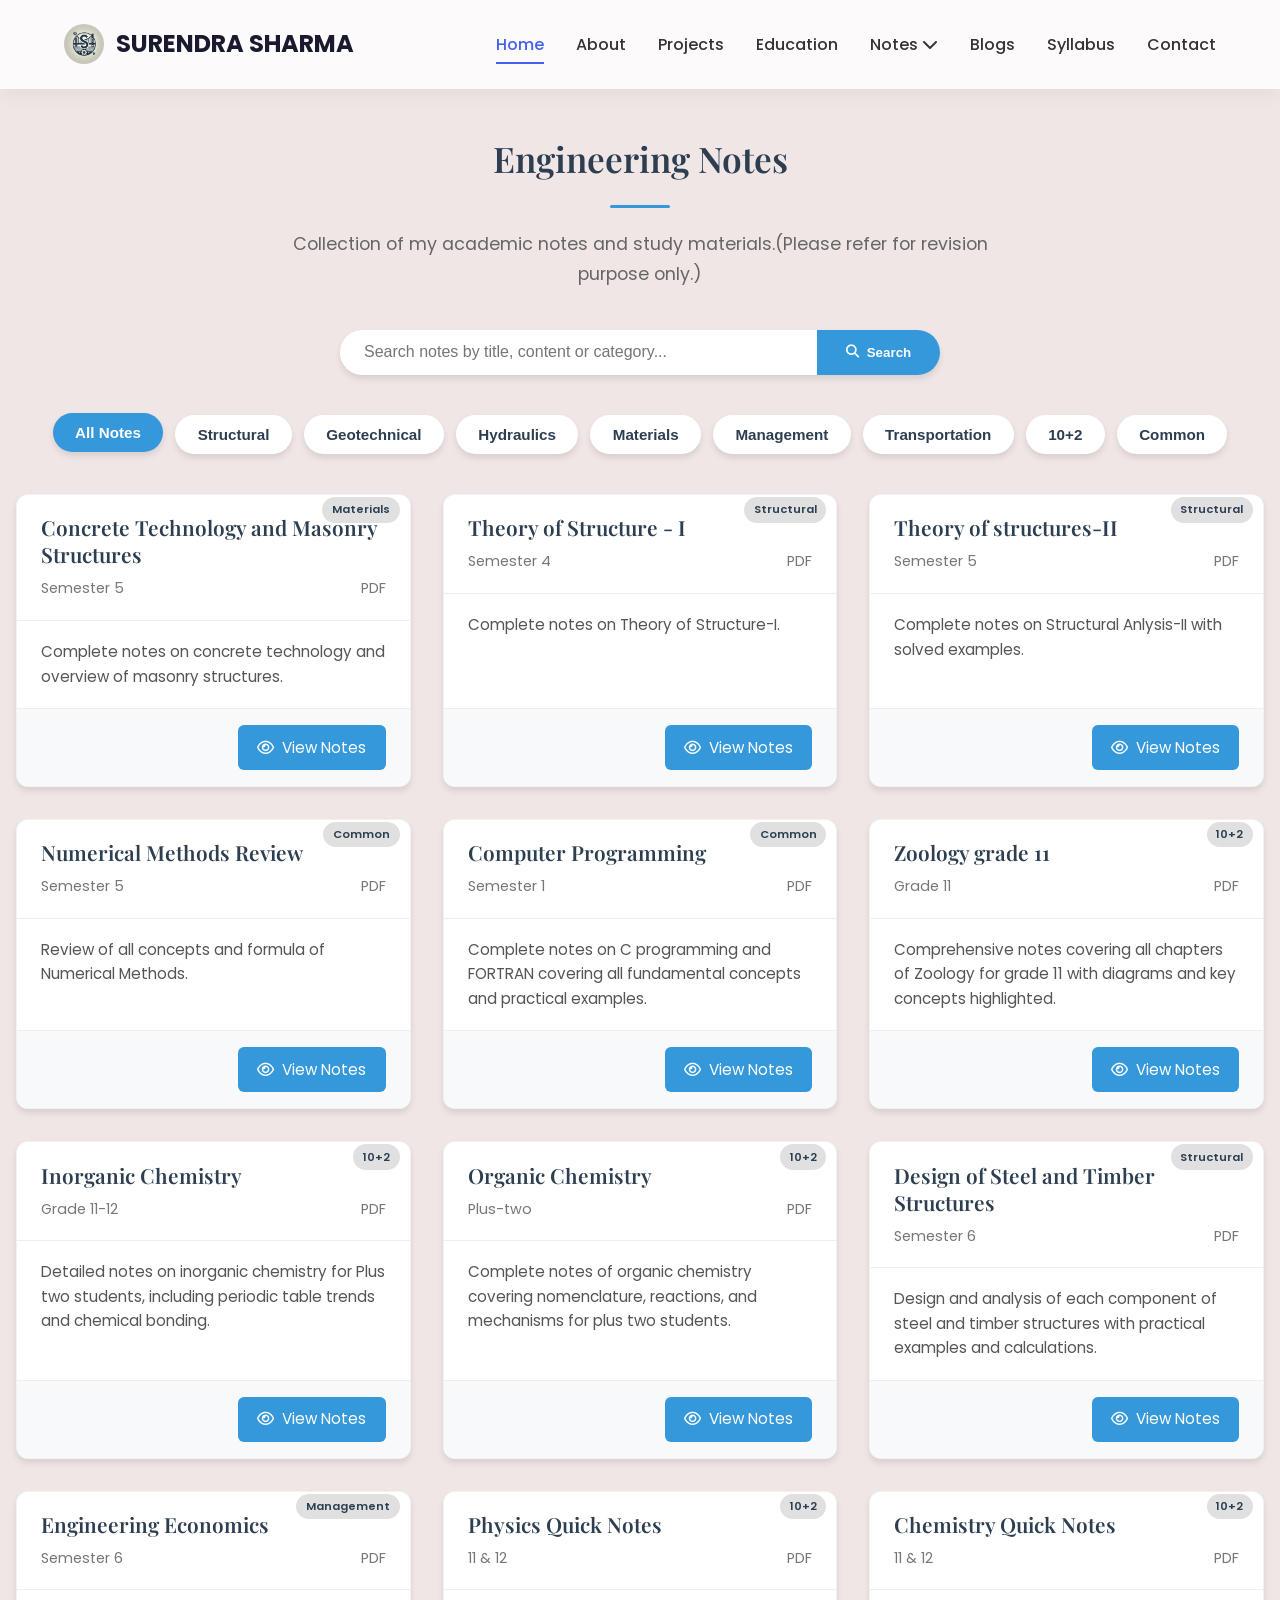
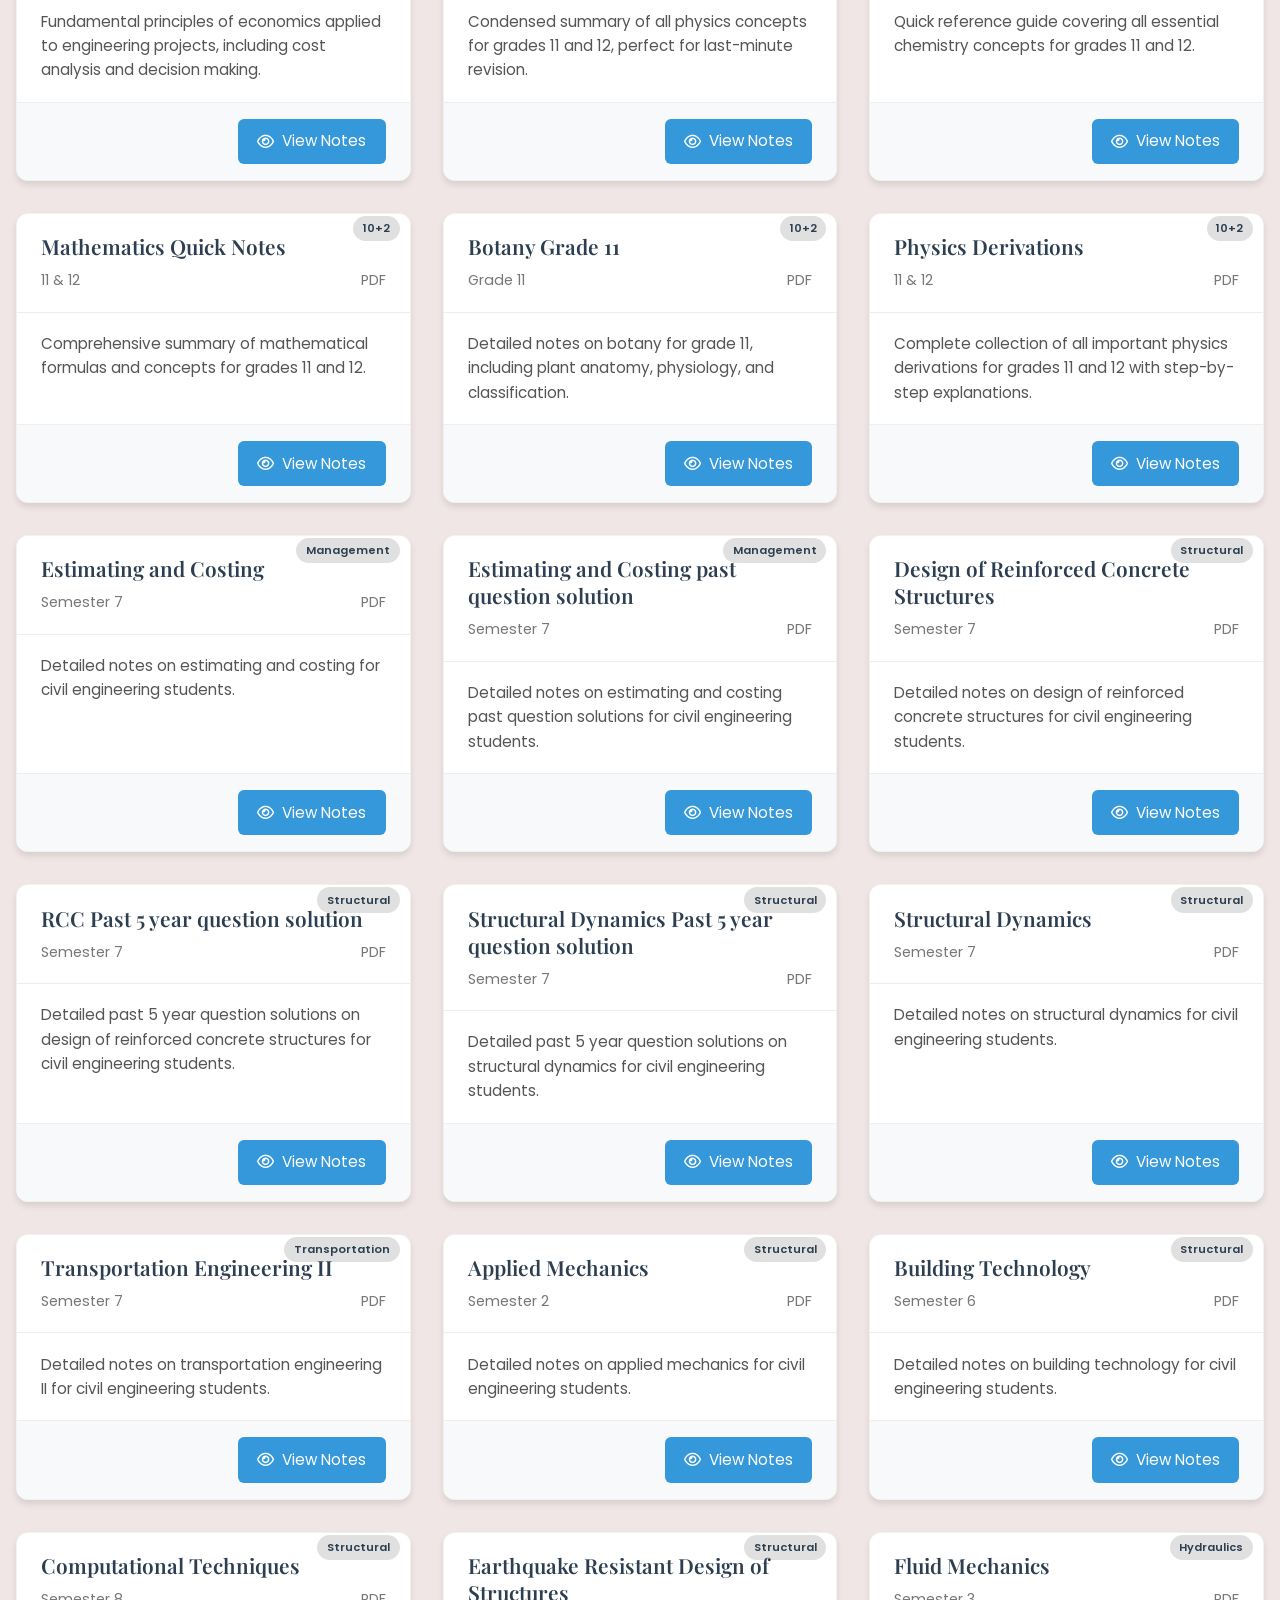
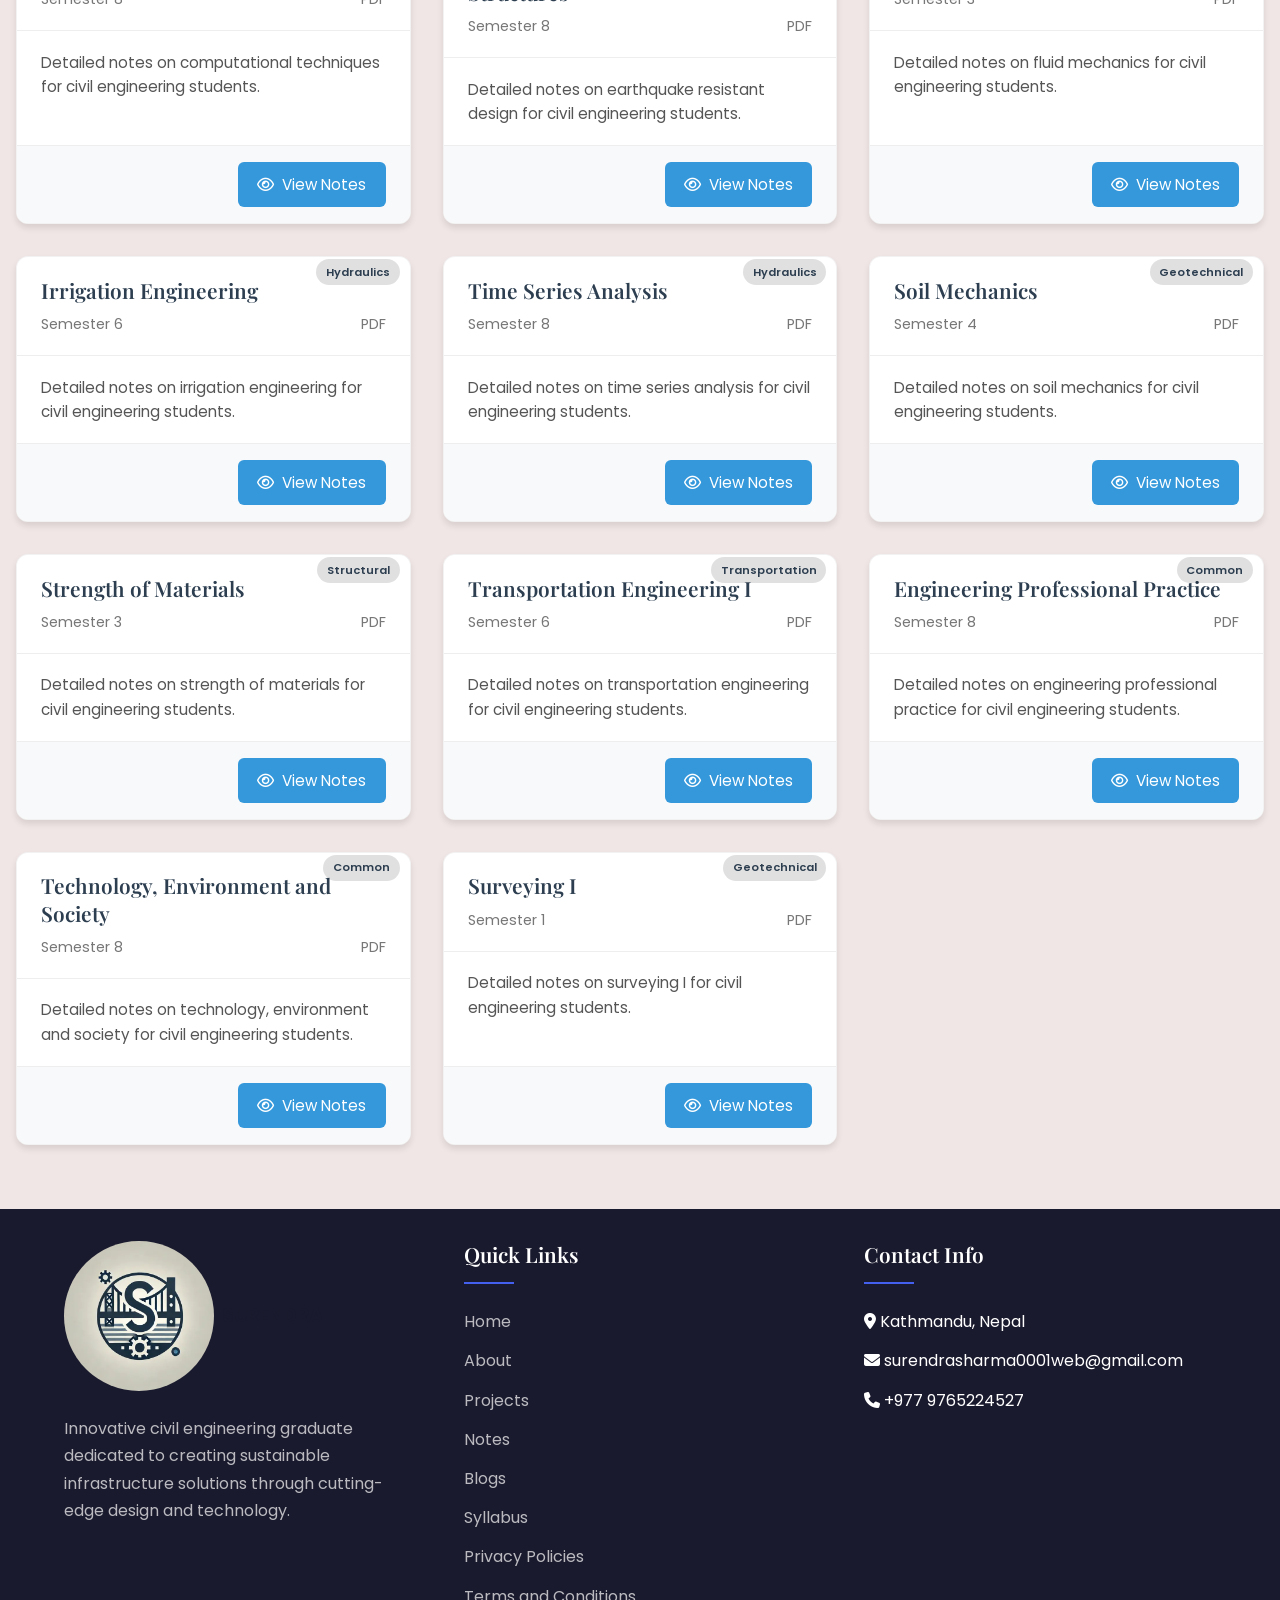
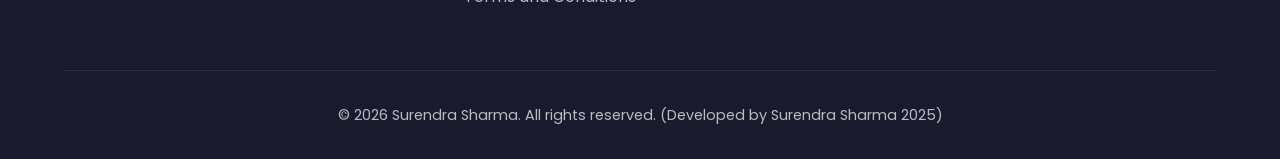
<file: notes.html>
<!DOCTYPE html>
<html lang="en">
<head>
    <meta charset="UTF-8">
    <meta name="viewport" content="width=device-width, initial-scale=1.0">
    <title>Notes | Surendra Sharma - Civil Engineer</title>
    <link rel="stylesheet" href="css/style.css" />
    <meta name="description" content="Explore my civil engineering projects including surveying, structural design, and construction management.">
    
   <!-- Favicon -->
    <link rel="apple-touch-icon" sizes="180x180" href="apple-icon-180x180.png">
    <link rel="icon" type="image/png" sizes="32x32" href="favicon-32x32.png">
    <link rel="icon" type="image/png" sizes="16x16" href="favicon-16x16.png">
    <link rel="manifest" href="assets/favicon/site.webmanifest">
    
    <!-- Fonts -->
    <link rel="preconnect" href="https://fonts.googleapis.com">
    <link rel="preconnect" href="https://fonts.gstatic.com" crossorigin>
    <link href="https://fonts.googleapis.com/css2?family=Poppins:wght@300;400;500;600;700&family=Playfair+Display:wght@400;500;600;700&display=swap" rel="stylesheet">
    
    <!-- Icons -->
    <link rel="stylesheet" href="https://cdnjs.cloudflare.com/ajax/libs/font-awesome/6.4.0/css/all.min.css">
    
    <!-- CSS -->
</head>
<body>
    <!-- Navigation -->
    <nav class="navbar">
        <div class="container nav-container">
            <a href="index.html" class="logo">
                <img src="assets/LOGO (1).jpg" alt="Surendra Sharma Logo" class="logo-img" loading="lazy">
                <span>SURENDRA SHARMA</span>
            </a>
            
            <button class="mobile-menu-btn" id="mobileMenuBtn">
                <i class="fas fa-bars"></i>
            </button>
            
            <!-- Change this in notes.html, blogs.html, projects.html, syllabus.html -->
<ul class="nav-links" id="navLinks">
    <li><a href="index.html" class="active">Home</a></li>
    <li><a href="index.html#about">About</a></li>
    <li><a href="projects.html">Projects</a></li>
    <li><a href="index.html#education">Education</a></li>
    <li class="dropdown">
        <a href="#" onclick="event.preventDefault();">Notes <i class="fas fa-chevron-down"></i></a>
        <div class="dropdown-content">
            <a href="notes.html">Handwritten Notes</a>
            <a href="past-questions.html">Past Questions</a>
            <a href="lab-reports.html">Lab Reports</a>
        </div>
    </li>
    <li><a href="blogs.html">Blogs</a></li>
    <li><a href="syllabus.html">Syllabus</a></li>
    <li><a href="index.html#contact">Contact</a></li>
</ul>
        </div>
    </nav>
    <style>
    :root {
        --primary-color: #3498db;
        --secondary-color: #2c3e50;
        --accent-color: #e74c3c;
        --light-color: #ecf0f1;
        --dark-color: #2c3e50;
        --shadow: 0 4px 6px rgba(0, 0, 0, 0.1);
        --transition: all 0.3s ease;
    }

    .notes-section {
        padding: 4rem 1rem;
        background-color: rgb(241, 230, 230);
        font-family: 'Poppins', sans-serif;
    }

    .section-title {
        text-align: center;
        margin-bottom: 2.5rem;
    }

    .section-title h2 {
        margin-top: 4.5rem;
        font-size: 2.2rem;
        margin-bottom: 2.0rem;
        color: var(--dark-color);
        position: relative;
        display: inline-block;
    }

    .section-title h2::after {
        content: '';
        position: absolute;
        width: 60px;
        height: 3px;
        background: var(--primary-color);
        bottom: -10px;
        left: 50%;
        transform: translateX(-50%);
    }

    .section-title p {
        font-size: 1.1rem;
        color: #666;
        max-width: 700px;
        margin: 0 auto;
    }

    .search-bar {
        max-width: 600px;
        margin: 0 auto 2.5rem auto;
        display: flex;
        border-radius: 50px;
        overflow: hidden;
        box-shadow: var(--shadow);
        transition: var(--transition);
    }

    .search-bar:focus-within {
        box-shadow: 0 6px 12px rgba(0, 0, 0, 0.15);
    }

    .search-bar input {
        flex: 1;
        padding: 0.85rem 1.5rem;
        border: none;
        outline: none;
        font-size: 1rem;
        background: white;
    }

    .search-bar button {
        background-color: var(--primary-color);
        color: white;
        border: none;
        padding: 0 1.8rem;
        cursor: pointer;
        font-weight: 600;
        transition: var(--transition);
        display: flex;
        align-items: center;
        gap: 8px;
    }

    .search-bar button:hover {
        background-color: #2980b9;
    }

    .notes-categories {
        display: flex;
        flex-wrap: wrap;
        justify-content: center;
        gap: 0.75rem;
        margin-bottom: 2.5rem;
    }

    .category-btn {
        padding: 0.7rem 1.4rem;
        border: none;
        background: white;
        border-radius: 50px;
        color: var(--dark-color);
        font-weight: 600;
        cursor: pointer;
        transition: var(--transition);
        box-shadow: var(--shadow);
        font-size: 0.95rem;
    }

    .category-btn:hover,
    .category-btn.active {
        background: var(--primary-color);
        color: white;
        transform: translateY(-2px);
    }

    .notes-grid {
        display: grid;
        grid-template-columns: repeat(auto-fit, minmax(300px, 1fr));
        gap: 2rem;
        animation: fadeIn 0.4s ease-in-out;
    }

    .note-card {
        background: white;
        border-radius: 12px;
        box-shadow: var(--shadow);
        transition: var(--transition);
        display: flex;
        flex-direction: column;
        justify-content: space-between;
        animation: slideUp 0.6s ease forwards;
        overflow: hidden;
        border: 1px solid rgba(0, 0, 0, 0.05);
    }

    .note-card:hover {
        transform: translateY(-8px);
        box-shadow: 0 15px 30px rgba(0, 0, 0, 0.12);
    }

    .note-header {
        
        padding: 1.2rem 1.5rem;
        border-bottom: 1px solid #eee;
        position: relative;
    }

    .note-header h3 {
        font-size: 1.3rem;
        margin-bottom: 0.5rem;
        color: var(--dark-color);
    }

    .note-meta {
        display: flex;
        justify-content: space-between;
        font-size: 0.9rem;
        color: #777;
    }

    .note-category-tag {
        position: absolute;
        top: 2px;
        right: 10px;
        background: rgba(0, 0, 0, 0.12);
        padding: 0.2rem 0.6rem;
        border-radius: 50px;
        font-size: 0.7rem;
        font-weight: 600;
        color: var(--dark-color);
    }

    .note-content {
        padding: 1.2rem 1.5rem;
        font-size: 0.95rem;
        color: #555;
        line-height: 1.6;
        flex-grow: 1;
    }

    .note-footer {
        padding: 1rem 1.5rem;
        background: #f8f9fa;
        display: flex;
        justify-content: flex-end;
        border-top: 1px solid #eee;
    }

    .view-btn {
        background: var(--primary-color);
        color: white;
        padding: 0.6rem 1.2rem;
        border-radius: 6px;
        text-decoration: none;
        font-size: 0.95rem;
        transition: var(--transition);
        display: inline-flex;
        align-items: center;
        gap: 8px;
    }

    .view-btn:hover {
        background: #2980b9;
        transform: translateY(-2px);
    }

    .no-notes {
        grid-column: 1 / -1;
        text-align: center;
        padding: 2rem;
        color: #777;
        font-size: 1.1rem;
    }

    @keyframes fadeIn {
        from { opacity: 0; }
        to { opacity: 1; }
    }

    @keyframes slideUp {
        from { transform: translateY(30px); opacity: 0; }
        to { transform: translateY(0); opacity: 1; }
    }

    @media (max-width: 768px) {
        .notes-grid {
            grid-template-columns: repeat(auto-fit, minmax(250px, 1fr));
        }
        
        .section-title h2 {
            font-size: 1.8rem;
        }
        
        .section-title p {
            font-size: 1rem;
        }
        
        .search-bar input {
            padding: 0.75rem 1.2rem;
        }
        
        .search-bar button {
            padding: 0 1.2rem;
        }
        
        .note-header h3 {
            font-size: 1.1rem;
        }
    }

    @media (max-width: 480px) {
        .notes-grid {
            grid-template-columns: 1fr;
        }
        
        .search-bar {
            flex-direction: column;
            border-radius: 12px;
        }
        
        .search-bar input {
            border-radius: 12px 12px 0 0;
        }
        
        .search-bar button {
            border-radius: 0 0 12px 12px;
            padding: 0.75rem;
            justify-content: center;
        }
        
        .category-btn {
            padding: 0.5rem 1rem;
            font-size: 0.85rem;
        }
        /* Back to Top Button */
.back-to-top {
    position: fixed;
    bottom: 30px;
    right: 30px;
    width: 50px;
    height: 50px;
    background-color: var(--primary-color);
    color: white;
    border-radius: 50%;
    display: flex;
    align-items: center;
    justify-content: center;
    font-size: 20px;
    text-decoration: none;
    opacity: 0;
    visibility: hidden;
    transition: var(--transition);
    z-index: 999;
    box-shadow: var(--shadow);
}

.back-to-top.active {
    opacity: 1;
    visibility: visible;
}

.back-to-top:hover {
    background-color: var(--secondary-color);
    transform: translateY(-5px);
}
    }
</style>
    <!-- Notes Section -->
    <section id="notes" class="section notes-section">
        <div class="section-title">
            <h2>Engineering Notes</h2>
            <p>Collection of my academic notes and study materials.(Please refer for revision purpose only.)</p>
        </div>

        <div class="search-bar">
            <input type="text" id="searchInput" placeholder="Search notes by title, content or category...">
            <button id="searchButton">
                <i class="fas fa-search"></i>
                <span>Search</span>
            </button>
        </div>

        <div class="notes-categories">
            <button class="category-btn active" data-category="all">All Notes</button>
            <button class="category-btn" data-category="structural">Structural</button>
            <button class="category-btn" data-category="geotech">Geotechnical</button>
            <button class="category-btn" data-category="hydraulics">Hydraulics</button>
            <button class="category-btn" data-category="materials">Materials</button>
            <button class="category-btn" data-category="Management">Management</button>
            <button class="category-btn" data-category="Transportation">Transportation</button>
            <button class="category-btn" data-category="Plus-two">10+2</button>
            <button class="category-btn" data-category="common">Common</button>
        </div>

        <div class="notes-grid">
            <!-- Note 1 -->
            <div class="note-card" data-category="materials">
                <div class="note-header">
                    <span class="note-category-tag">Materials</span>
                    <h3>Concrete Technology and Masonry Structures</h3>
                    <div class="note-meta">
                        <span>Semester 5</span>
                        <span>PDF</span>
                    </div>
                </div>
                <div class="note-content">
                    <p>Complete notes on concrete technology and overview of masonry structures.</p>
                </div>
                <div class="note-footer">
                    <a href="assets/Notes/Concrete.pdf" class="view-btn" target="_blank" rel="noopener noreferrer">
                        <i class="far fa-eye"></i>
                        View Notes
                    </a>
                </div>
            </div>

             <!-- Note 1 -->
            <div class="note-card" data-category="structural">
                <div class="note-header">
                    <span class="note-category-tag">Structural</span>
                    <h3>Theory of Structure - I</h3>
                    <div class="note-meta">
                        <span>Semester 4</span>
                        <span>PDF</span>
                    </div>
                </div>
                <div class="note-content">
                    <p>Complete notes on Theory of Structure-I.</p>
                </div>
                <div class="note-footer">
                    <a href="assets/Notes/Structure-I.pdf" class="view-btn" target="_blank" rel="noopener noreferrer">
                        <i class="far fa-eye"></i>
                        View Notes
                    </a>
                </div>
            </div>
            <!-- Note 1 -->
            <div class="note-card" data-category="structural">
                <div class="note-header">
                    <span class="note-category-tag">Structural</span>
                    <h3>Theory of structures-II</h3>
                    <div class="note-meta">
                        <span>Semester 5</span>
                        <span>PDF</span>
                    </div>
                </div>
                <div class="note-content">
                    <p>Complete notes on Structural Anlysis-II with solved examples.</p>
                </div>
                <div class="note-footer">
                    <a href="assets/Notes/structure-II.pdf" class="view-btn" target="_blank" rel="noopener noreferrer">
                        <i class="far fa-eye"></i>
                        View Notes
                    </a>
                </div>
            </div>
           

            <!-- Note 1 -->
            <div class="note-card" data-category="common">
                <div class="note-header">
                    <span class="note-category-tag">Common</span>
                    <h3>Numerical Methods Review</h3>
                    <div class="note-meta">
                        <span>Semester 5</span>
                        <span>PDF</span>
                    </div>
                </div>
                <div class="note-content">
                    <p>Review of all concepts and formula of Numerical Methods.</p>
                </div>
                <div class="note-footer">
                    <a href="assets/Notes/Numericalmethodsreview.pdf" class="view-btn" target="_blank" rel="noopener noreferrer">
                        <i class="far fa-eye"></i>
                        View Notes
                    </a>
                </div>
            </div>


            <!-- Note 1 -->
            <div class="note-card" data-category="common">
                <div class="note-header">
                    <span class="note-category-tag">Common</span>
                    <h3>Computer Programming</h3>
                    <div class="note-meta">
                        <span>Semester 1</span>
                        <span>PDF</span>
                    </div>
                </div>
                <div class="note-content">
                    <p>Complete notes on C programming and FORTRAN covering all fundamental concepts and practical examples.</p>
                </div>
                <div class="note-footer">
                    <a href="assets/Notes/ComputerProgrammingSurendraSharma.pdf" class="view-btn" target="_blank" rel="noopener noreferrer">
                        <i class="far fa-eye"></i>
                        View Notes
                    </a>
                </div>
            </div>

            <!-- Note 2 -->
            <div class="note-card" data-category="Plus-two">
                <div class="note-header">
                    <span class="note-category-tag">10+2</span>
                    <h3>Zoology grade 11</h3>
                    <div class="note-meta">
                        <span>Grade 11</span>
                        <span>PDF</span>
                    </div>
                </div>
                <div class="note-content">
                    <p>Comprehensive notes covering all chapters of Zoology for grade 11 with diagrams and key concepts highlighted.</p>
                </div>
                <div class="note-footer">
                    <a href="assets/Notes/ZoologySurendraSharma.pdf" class="view-btn" target="_blank" rel="noopener noreferrer">
                        <i class="far fa-eye"></i>
                        View Notes
                    </a>
                </div>
            </div>

            <!-- Note 3 -->
            <div class="note-card" data-category="Plus-two">
                <div class="note-header">
                    <span class="note-category-tag">10+2</span>
                    <h3>Inorganic Chemistry</h3>
                    <div class="note-meta">
                        <span>Grade 11-12</span>
                        <span>PDF</span>
                    </div>
                </div>
                <div class="note-content">
                    <p>Detailed notes on inorganic chemistry for Plus two students, including periodic table trends and chemical bonding.</p>
                </div>
                <div class="note-footer">
                    <a href="assets/Notes/InorganicChemistrySurendraSharma.pdf" class="view-btn" target="_blank" rel="noopener noreferrer">
                        <i class="far fa-eye"></i>
                        View Notes
                    </a>
                </div>
            </div>

            <!-- Note 4 -->
            <div class="note-card" data-category="Plus-two">
                <div class="note-header">
                    <span class="note-category-tag">10+2</span>
                    <h3>Organic Chemistry</h3>
                    <div class="note-meta">
                        <span>Plus-two</span>
                        <span>PDF</span>
                    </div>
                </div>
                <div class="note-content">
                    <p>Complete notes of organic chemistry covering nomenclature, reactions, and mechanisms for plus two students.</p>
                </div>
                <div class="note-footer">
                    <a href="assets/Notes/OrganicChemistrySurendraSharma.pdf" class="view-btn" target="_blank" rel="noopener noreferrer">
                        <i class="far fa-eye"></i>
                        View Notes
                    </a>
                </div>
            </div>
            
            <!-- Note 6 -->
            <div class="note-card" data-category="structural">
                <div class="note-header">
                    <span class="note-category-tag">Structural</span>
                    <h3>Design of Steel and Timber Structures</h3>
                    <div class="note-meta">
                        <span>Semester 6</span>
                        <span>PDF</span>
                    </div>
                </div>
                <div class="note-content">
                    <p>Design and analysis of each component of steel and timber structures with practical examples and calculations.</p>
                </div>
                <div class="note-footer">
                    <a href="assets/Notes/steel1.pdf" class="view-btn" target="_blank" rel="noopener noreferrer">
                        <i class="far fa-eye"></i>
                        View Notes
                    </a>
                </div>
            </div>
            
            <!-- Note 7 -->
            <div class="note-card" data-category="Management">
                <div class="note-header">
                    <span class="note-category-tag">Management</span>
                    <h3>Engineering Economics</h3>
                    <div class="note-meta">
                        <span>Semester 6</span>
                        <span>PDF</span>
                    </div>
                </div>
                <div class="note-content">
                    <p>Fundamental principles of economics applied to engineering projects, including cost analysis and decision making.</p>
                </div>
                <div class="note-footer">
                    <a href="assets/Notes/Engineering Economics.pdf" class="view-btn" target="_blank" rel="noopener noreferrer">
                        <i class="far fa-eye"></i>
                        View Notes
                    </a>
                </div>
            </div>
            
            <!-- Note 8 -->
            <div class="note-card" data-category="Plus-two">
                <div class="note-header">
                    <span class="note-category-tag">10+2</span>
                    <h3>Physics Quick Notes</h3>
                    <div class="note-meta">
                        <span>11 & 12</span>
                        <span>PDF</span>
                    </div>
                </div>
                <div class="note-content">
                    <p>Condensed summary of all physics concepts for grades 11 and 12, perfect for last-minute revision.</p>
                </div>
                <div class="note-footer">
                    <a href="assets/Notes/quickphysics.pdf" class="view-btn" target="_blank" rel="noopener noreferrer">
                        <i class="far fa-eye"></i>
                        View Notes
                    </a>
                </div>
            </div>
            
            <!-- Note 9 -->
            <div class="note-card" data-category="Plus-two">
                <div class="note-header">
                    <span class="note-category-tag">10+2</span>
                    <h3>Chemistry Quick Notes</h3>
                    <div class="note-meta">
                        <span>11 & 12</span>
                        <span>PDF</span>
                    </div>
                </div>
                <div class="note-content">
                    <p>Quick reference guide covering all essential chemistry concepts for grades 11 and 12.</p>
                </div>
                <div class="note-footer">
                    <a href="assets/Notes/quickchemistry.pdf" class="view-btn" target="_blank" rel="noopener noreferrer">
                        <i class="far fa-eye"></i>
                        View Notes
                    </a>
                </div>
            </div>
            
            <!-- Note 10 -->
            <div class="note-card" data-category="Plus-two">
                <div class="note-header">
                    <span class="note-category-tag">10+2</span>
                    <h3>Mathematics Quick Notes</h3>
                    <div class="note-meta">
                        <span>11 & 12</span>
                        <span>PDF</span>
                    </div>
                </div>
                <div class="note-content">
                    <p>Comprehensive summary of mathematical formulas and concepts for grades 11 and 12.</p>
                </div>
                <div class="note-footer">
                    <a href="assets/Notes/quickmathematics.pdf" class="view-btn" target="_blank" rel="noopener noreferrer">
                        <i class="far fa-eye"></i>
                        View Notes
                    </a>
                </div>
            </div>
            
            <!-- Note 11 -->
            <div class="note-card" data-category="Plus-two">
                <div class="note-header">
                    <span class="note-category-tag">10+2</span>
                    <h3>Botany Grade 11</h3>
                    <div class="note-meta">
                        <span>Grade 11</span>
                        <span>PDF</span>
                    </div>
                </div>
                <div class="note-content">
                    <p>Detailed notes on botany for grade 11, including plant anatomy, physiology, and classification.</p>
                </div>
                <div class="note-footer">
                    <a href="assets/Notes/BotanySurendraSharma.pdf" class="view-btn" target="_blank" rel="noopener noreferrer">
                        <i class="far fa-eye"></i>
                        View Notes
                    </a>
                </div>
            </div>
            
            <!-- Note 12 -->
            <div class="note-card" data-category="Plus-two">
                <div class="note-header">
                    <span class="note-category-tag">10+2</span>
                    <h3>Physics Derivations</h3>
                    <div class="note-meta">
                        <span>11 & 12</span>
                        <span>PDF</span>
                    </div>
                </div>
                <div class="note-content">
                    <p>Complete collection of all important physics derivations for grades 11 and 12 with step-by-step explanations.</p>
                </div>
                <div class="note-footer">
                    <a href="assets/Notes/PhysicsDerivationsSurendraSharma.pdf" class="view-btn" target="_blank" rel="noopener noreferrer">
                        <i class="far fa-eye"></i>
                        View Notes
                    </a>
                </div>
            </div>
            <!-- Note 13 -->
            <div class="note-card" data-category="Management">
                <div class="note-header">
                    <span class="note-category-tag">Management</span>
                    <h3>Estimating and Costing</h3>
                    <div class="note-meta">
                        <span>Semester 7</span>
                        <span>PDF</span>
                    </div>
                </div>
                <div class="note-content">
                    <p>Detailed notes on estimating and costing for civil engineering students.</p>
                </div>
                <div class="note-footer">
                    <a href="assets/Notes/EstimatingAndCostingSurendraSharma.pdf" class="view-btn" target="_blank" rel="noopener noreferrer">
                        <i class="far fa-eye"></i>
                        View Notes
                    </a>
                </div>
            </div>
            <!-- Note 14 -->
            <div class="note-card" data-category="Management">
                <div class="note-header">
                    <span class="note-category-tag">Management</span>
                    <h3>Estimating and Costing past question solution</h3>
                    <div class="note-meta">
                        <span>Semester 7</span>
                        <span>PDF</span>
                    </div>
                </div>
                <div class="note-content">
                    <p>Detailed notes on estimating and costing past question solutions for civil engineering students.</p>
                </div>
                <div class="note-footer">
                    <a href="assets/Notes/EstimatingPastQuestionSolution.pdf" class="view-btn" target="_blank" rel="noopener noreferrer">
                        <i class="far fa-eye"></i>
                        View Notes
                    </a>
                </div>
            </div>
            <!-- Note 15 -->
            <div class="note-card" data-category="structural">
                <div class="note-header">
                    <span class="note-category-tag">Structural</span>
                    <h3>Design of Reinforced Concrete Structures</h3>
                    <div class="note-meta">
                        <span>Semester 7</span>
                        <span>PDF</span>
                    </div>
                </div>
                <div class="note-content">
                    <p>Detailed notes on design of reinforced concrete structures for civil engineering students.</p>
                </div>
                <div class="note-footer">
                    <a href="assets/Notes/RCC.pdf" class="view-btn" target="_blank" rel="noopener noreferrer">
                        <i class="far fa-eye"></i>
                        View Notes
                    </a>
                </div>
            </div>

            <!-- Note 16 -->
            <div class="note-card" data-category="structural">
                <div class="note-header">
                    <span class="note-category-tag">Structural</span>
                    <h3>RCC Past 5 year question solution</h3>
                    <div class="note-meta">
                        <span>Semester 7</span>
                        <span>PDF</span>
                    </div>
                </div>
                <div class="note-content">
                    <p>Detailed past 5 year question solutions on design of reinforced concrete structures for civil engineering students.</p>
                </div>
                <div class="note-footer">
                    <a href="assets/Notes/RCCPast5Yearsurendra.pdf" class="view-btn" target="_blank" rel="noopener noreferrer">
                        <i class="far fa-eye"></i>
                        View Notes
                    </a>
                </div>
            </div>
            <!-- Note 17 -->
            <div class="note-card" data-category="structural">
                <div class="note-header">
                    <span class="note-category-tag">Structural</span>
                    <h3>Structural Dynamics Past 5 year question solution</h3>
                    <div class="note-meta">
                        <span>Semester 7</span>
                        <span>PDF</span>
                    </div>
                </div>
                <div class="note-content">
                    <p>Detailed past 5 year question solutions on structural dynamics for civil engineering students.</p>
                </div>
                <div class="note-footer">
                    <a href="assets/Notes/StructuralDynamicsPast5YearSurendra.pdf" class="view-btn" target="_blank" rel="noopener noreferrer">
                        <i class="far fa-eye"></i>
                        View Notes
                    </a>
                </div>
            </div>

            <!-- Note 18 -->
            <div class="note-card" data-category="structural">
                <div class="note-header">
                    <span class="note-category-tag">Structural</span>
                    <h3>Structural Dynamics</h3>
                    <div class="note-meta">
                        <span>Semester 7</span>
                        <span>PDF</span>
                    </div>
                </div>
                <div class="note-content">
                    <p>Detailed notes on structural dynamics for civil engineering students.</p>
                </div>
                <div class="note-footer">
                    <a href="assets\Notes\StructureDynamicsSurendra.pdf" class="view-btn" target="_blank" rel="noopener noreferrer">
                        <i class="far fa-eye"></i>
                        View Notes
                    </a>
                </div>
            </div>

             <!-- Note 19 -->
            <div class="note-card" data-category="Transportation">
                <div class="note-header">
                    <span class="note-category-tag">Transportation</span>
                    <h3>Transportation Engineering II</h3>
                    <div class="note-meta">
                        <span>Semester 7</span>
                        <span>PDF</span>
                    </div>
                </div>
                <div class="note-content">
                    <p>Detailed notes on transportation engineering II for civil engineering students.</p>
                </div>
                <div class="note-footer">
                    <a href="assets\Notes\TransportationIISurendra.pdf" class="view-btn" target="_blank" rel="noopener noreferrer">
                        <i class="far fa-eye"></i>
                        View Notes
                    </a>
                </div>
            </div>
                        <!-- Note 20 -->
            <div class="note-card" data-category="structural">
                <div class="note-header">
                    <span class="note-category-tag">Structural</span>
                    <h3>Applied Mechanics</h3>
                    <div class="note-meta">
                        <span>Semester 2</span>
                        <span>PDF</span>
                    </div>
                </div>
                <div class="note-content">
                    <p>Detailed notes on applied mechanics for civil engineering students.</p>
                </div>
                <div class="note-footer">
                    <a href="assets\Notes\AppliedMechanicsSurendraSharma.pdf" class="view-btn" target="_blank" rel="noopener noreferrer">
                        <i class="far fa-eye"></i>
                        View Notes
                    </a>
                </div>
            </div>
                        <!-- Note 21 -->
            <div class="note-card" data-category="structural">
                <div class="note-header">
                    <span class="note-category-tag">Structural</span>
                    <h3>Building Technology</h3>
                    <div class="note-meta">
                        <span>Semester 6</span>
                        <span>PDF</span>
                    </div>
                </div>
                <div class="note-content">
                    <p>Detailed notes on building technology for civil engineering students.</p>
                </div>
                <div class="note-footer">
                    <a href="assets\Notes\BuildingTechnologySurendraSharma.pdf" class="view-btn" target="_blank" rel="noopener noreferrer">
                        <i class="far fa-eye"></i>
                        View Notes
                    </a>
                </div>
            </div>
                        <!-- Note 22 -->
            <div class="note-card" data-category="structural">
                <div class="note-header">
                    <span class="note-category-tag">Structural</span>
                    <h3>Computational Techniques</h3>
                    <div class="note-meta">
                        <span>Semester 8</span>
                        <span>PDF</span>
                    </div>
                </div>
                <div class="note-content">
                    <p>Detailed notes on computational techniques for civil engineering students.</p>
                </div>
                <div class="note-footer">
                    <a href="assets\Notes\ComputationalTechniquesSurendraSharma.pdf" class="view-btn" target="_blank" rel="noopener noreferrer">
                        <i class="far fa-eye"></i>
                        View Notes
                    </a>
                </div>
            </div>
                        <!-- Note 23 -->
            <div class="note-card" data-category="structural">
                <div class="note-header">
                    <span class="note-category-tag">Structural</span>
                    <h3>Earthquake Resistant Design of Structures</h3>
                    <div class="note-meta">
                        <span>Semester 8</span>
                        <span>PDF</span>
                    </div>
                </div>
                <div class="note-content">
                    <p>Detailed notes on earthquake resistant design for civil engineering students.</p>
                </div>
                <div class="note-footer">
                    <a href="assets\Notes\EarthquakeResistantDesignofStructuresSurendra.pdf" class="view-btn" target="_blank" rel="noopener noreferrer">
                        <i class="far fa-eye"></i>
                        View Notes
                    </a>
                </div>
            </div>
                        <!-- Note 24 -->
            <div class="note-card" data-category="hydraulics">
                <div class="note-header">
                    <span class="note-category-tag">Hydraulics</span>
                    <h3>Fluid Mechanics</h3>
                    <div class="note-meta">
                        <span>Semester 3</span>
                        <span>PDF</span>
                    </div>
                </div>
                <div class="note-content">
                    <p>Detailed notes on fluid mechanics for civil engineering students.</p>
                </div>
                <div class="note-footer">
                    <a href="assets\Notes\FluidMechanicsSurendraSharma.pdf" class="view-btn" target="_blank" rel="noopener noreferrer">
                        <i class="far fa-eye"></i>
                        View Notes
                    </a>
                </div>
            </div>
                        <!-- Note 25 -->
            <div class="note-card" data-category="hydraulics">
                <div class="note-header">
                    <span class="note-category-tag">Hydraulics</span>
                    <h3>Irrigation Engineering</h3>
                    <div class="note-meta">
                        <span>Semester 6</span>
                        <span>PDF</span>
                    </div>
                </div>
                <div class="note-content">
                    <p>Detailed notes on irrigation engineering for civil engineering students.</p>
                </div>
                <div class="note-footer">
                    <a href="assets\Notes\IrrigationEngineeringSurendraSharma.pdf" class="view-btn" target="_blank" rel="noopener noreferrer">
                        <i class="far fa-eye"></i>
                        View Notes
                    </a>
                </div>
            </div>
                        <!-- Note 26 -->
            <div class="note-card" data-category="hydraulics">
                <div class="note-header">
                    <span class="note-category-tag">Hydraulics</span>
                    <h3>Time Series Analysis</h3>
                    <div class="note-meta">
                        <span>Semester 8</span>
                        <span>PDF</span>
                    </div>
                </div>
                <div class="note-content">
                    <p>Detailed notes on time series analysis for civil engineering students.</p>
                </div>
                <div class="note-footer">
                    <a href="assets\Notes\TimeSeriesAnalysisSurendra.pdf" class="view-btn" target="_blank" rel="noopener noreferrer">
                        <i class="far fa-eye"></i>
                        View Notes
                    </a>
                </div>
            </div>
                        <!-- Note 27 -->
            <div class="note-card" data-category="geotech">
                <div class="note-header">
                    <span class="note-category-tag">Geotechnical</span>
                    <h3>Soil Mechanics</h3>
                    <div class="note-meta">
                        <span>Semester 4</span>
                        <span>PDF</span>
                    </div>
                </div>
                <div class="note-content">
                    <p>Detailed notes on soil mechanics for civil engineering students.</p>
                </div>
                <div class="note-footer">
                    <a href="assets\Notes\SoilMechanicsSurendraSharma.pdf" class="view-btn" target="_blank" rel="noopener noreferrer">
                        <i class="far fa-eye"></i>
                        View Notes
                    </a>
                </div>
            </div>
                        <!-- Note 28 -->
            <div class="note-card" data-category="structural">
                <div class="note-header">
                    <span class="note-category-tag">Structural</span>
                    <h3>Strength of Materials</h3>
                    <div class="note-meta">
                        <span>Semester 3</span>
                        <span>PDF</span>
                    </div>
                </div>
                <div class="note-content">
                    <p>Detailed notes on strength of materials for civil engineering students.</p>
                </div>
                <div class="note-footer">
                    <a href="assets\Notes\StrengthOfMaterialsSurendraSharma.pdf" class="view-btn" target="_blank" rel="noopener noreferrer">
                        <i class="far fa-eye"></i>
                        View Notes
                    </a>
                </div>
            </div>
                                    <!-- Note 29 -->
            <div class="note-card" data-category="Transportation">
                <div class="note-header">
                    <span class="note-category-tag">Transportation</span>
                    <h3>Transportation Engineering I</h3>
                    <div class="note-meta">
                        <span>Semester 6</span>
                        <span>PDF</span>
                    </div>
                </div>
                <div class="note-content">
                    <p>Detailed notes on transportation engineering for civil engineering students.</p>
                </div>
                <div class="note-footer">
                    <a href="assets\Notes\TransportationISurendraSharma.pdf" class="view-btn" target="_blank" rel="noopener noreferrer">
                        <i class="far fa-eye"></i>
                        View Notes
                    </a>
                </div>
            </div>
                                                <!-- Note 30 -->
            <div class="note-card" data-category="common">
                <div class="note-header">
                    <span class="note-category-tag">Common</span>
                    <h3>Engineering Professional Practice</h3>
                    <div class="note-meta">
                        <span>Semester 8</span>
                        <span>PDF</span>
                    </div>
                </div>
                <div class="note-content">
                    <p>Detailed notes on engineering professional practice for civil engineering students.</p>
                </div>
                <div class="note-footer">
                    <a href="assets\Notes\EngineeringProfessionalPracticeSurendra.pdf" class="view-btn" target="_blank" rel="noopener noreferrer">
                        <i class="far fa-eye"></i>
                        View Notes
                    </a>
                </div>
            </div>
                                                <!-- Note 31 -->
            <div class="note-card" data-category="common">
                <div class="note-header">
                    <span class="note-category-tag">Common</span>
                    <h3>Technology, Environment and Society</h3>
                    <div class="note-meta">
                        <span>Semester 8</span>
                        <span>PDF</span>
                    </div>
                </div>
                <div class="note-content">
                    <p>Detailed notes on technology, environment and society for civil engineering students.</p>
                </div>
                <div class="note-footer">
                    <a href="assets\Notes\TESSurendraSharma.pdf" class="view-btn" target="_blank" rel="noopener noreferrer">
                        <i class="far fa-eye"></i>
                        View Notes
                    </a>
                </div>
            </div>
                                                            <!-- Note 32 -->
            <div class="note-card" data-category="geotech">
                <div class="note-header">
                    <span class="note-category-tag">Geotechnical</span>
                    <h3>Surveying I</h3>
                    <div class="note-meta">
                        <span>Semester 1</span>
                        <span>PDF</span>
                    </div>
                </div>
                <div class="note-content">
                    <p>Detailed notes on surveying I for civil engineering students.</p>
                </div>
                <div class="note-footer">
                    <a href="assets\Notes\SurveyingISurendraSharma.pdf" class="view-btn" target="_blank" rel="noopener noreferrer">
                        <i class="far fa-eye"></i>
                        View Notes
                    </a>
                </div>
            </div>
        </div>
    </section>

     <!-- Footer -->
    <footer>
        <div class="container">
            <div class="footer-content">
                <div class="footer-col">
                    <div class="logo">
                        <img src="assets/LOGO (1).jpg" alt="Surendra Sharma Logo" loading="lazy">
                        <span>SURENDRA</span>
                    </div>
                    <p>Innovative civil engineering graduate dedicated to creating sustainable infrastructure solutions through cutting-edge design and technology.</p>
                </div>
                
                <div class="footer-col">
                    <h3>Quick Links</h3>
                    <ul class="footer-links">
                        <li><a href="index.html">Home</a></li>
                        <li><a href="index.html#about">About</a></li>
                        <li><a href="projects.html">Projects</a></li>
                        <li><a href="notes.html">Notes</a></li>
                        <li><a href="blogs.html">Blogs</a></li>
                        <li><a href="syllabus.html">Syllabus</a></li>
                        <li><a href="policies.html">Privacy Policies</a></li>
                        <li><a href="terms.html">Terms and Conditions</a></li>
                    </ul>
                    </ul>
                </div>
                
                <div class="footer-col">
                    <h3>Contact Info</h3>
                    <ul class="footer-links">
                        <li><i class="fas fa-map-marker-alt"></i> Kathmandu, Nepal</li>
                        <li><i class="fas fa-envelope"></i> surendrasharma0001web@gmail.com</li>
                        <li><i class="fas fa-phone"></i> +977  9765224527</li>
                    </ul>
                </div>
            </div>
            
            <div class="footer-bottom">
                <p>&copy; 2026 Surendra Sharma. All rights reserved.
                    (Developed by Surendra Sharma 2025)
                </p>
            </div>
        </div>
    </footer>


    <!-- Back to Top Button -->
    <a href="#" class="back-to-top" id="backToTop">
        <i class="fas fa-arrow-up"></i>
    </a>

    <!-- JavaScript -->
    <script>
        // Mobile Menu Toggle
        const mobileMenuBtn = document.getElementById('mobileMenuBtn');
        const navLinks = document.getElementById('navLinks');
        
        mobileMenuBtn.addEventListener('click', () => {
            navLinks.classList.toggle('active');
            mobileMenuBtn.innerHTML = navLinks.classList.contains('active') ? 
                '<i class="fas fa-times"></i>' : '<i class="fas fa-bars"></i>';
        });
        
        // Navbar Scroll Effect
        window.addEventListener('scroll', () => {
            const navbar = document.querySelector('.navbar');
            navbar.classList.toggle('scrolled', window.scrollY > 50);
        });
        
        // Back to Top Button
        const backToTop = document.getElementById('backToTop');
        
        window.addEventListener('scroll', () => {
            backToTop.classList.toggle('active', window.scrollY > 300);
        });
        
        // Smooth Scrolling for Navigation Links and Back to Top
document.querySelectorAll('a[href^="#"]').forEach(anchor => {
    anchor.addEventListener('click', function(e) {
        e.preventDefault();
        
        // Handle back to top separately
        if(this.getAttribute('href') === '#') {
            window.scrollTo({
                top: 0,
                behavior: 'smooth'
            });
            return;
        }
        
        const target = document.querySelector(this.getAttribute('href'));
        if(target) {
            window.scrollTo({
                top: target.offsetTop - 80,
                behavior: 'smooth'
            });
            
            // Close mobile menu if open
            navLinks.classList.remove('active');
            mobileMenuBtn.innerHTML = '<i class="fas fa-bars"></i>';
        }
    });
});
        
        // Notes Filtering Functionality
        document.addEventListener('DOMContentLoaded', function() {
            const categoryButtons = document.querySelectorAll('.category-btn');
            const noteCards = document.querySelectorAll('.note-card');
            const searchInput = document.getElementById('searchInput');
            const searchButton = document.getElementById('searchButton');
            
            // Filter notes based on category and search term
            function filterNotes() {
                const activeCategory = document.querySelector('.category-btn.active').dataset.category;
                const searchTerm = searchInput.value.toLowerCase();
                
                let visibleNotes = 0;
                
                noteCards.forEach(card => {
                    const cardCategory = card.dataset.category;
                    const title = card.querySelector('h3').textContent.toLowerCase();
                    const content = card.querySelector('.note-content').textContent.toLowerCase();
                    const category = card.querySelector('.note-category-tag').textContent.toLowerCase();
                    
                    const matchesCategory = activeCategory === 'all' || cardCategory === activeCategory;
                    const matchesSearch = searchTerm === '' || 
                        title.includes(searchTerm) || 
                        content.includes(searchTerm) || 
                        category.includes(searchTerm);
                    
                    if (matchesCategory && matchesSearch) {
                        card.style.display = 'flex';
                        visibleNotes++;
                    } else {
                        card.style.display = 'none';
                    }
                });
                
                // Show message if no notes match the filter
                const noNotesMessage = document.querySelector('.no-notes');
                if (visibleNotes === 0) {
                    if (!noNotesMessage) {
                        const notesGrid = document.querySelector('.notes-grid');
                        const message = document.createElement('div');
                        message.className = 'no-notes';
                        message.textContent = 'No notes found matching your criteria.';
                        notesGrid.appendChild(message);
                    }
                } else if (noNotesMessage) {
                    noNotesMessage.remove();
                }
            }
            
            // Category button click handler
            categoryButtons.forEach(btn => {
                btn.addEventListener('click', () => {
                    categoryButtons.forEach(b => b.classList.remove('active'));
                    btn.classList.add('active');
                    filterNotes();
                });
            });
            
            // Search input handlers
            searchInput.addEventListener('input', filterNotes);
            searchButton.addEventListener('click', filterNotes);
            searchInput.addEventListener('keypress', (e) => {
                if (e.key === 'Enter') filterNotes();
            });
            
            // Initialize with all notes visible
            filterNotes();
            
            // Add animation to note cards
            const observerOptions = {
                threshold: 0.1,
                rootMargin: '0px 0px -50px 0px'
            };
            
            const observer = new IntersectionObserver((entries) => {
                entries.forEach(entry => {
                    if (entry.isIntersecting) {
                        entry.target.style.opacity = 1;
                        entry.target.style.transform = 'translateY(0)';
                    }
                });
            }, observerOptions);
            
            noteCards.forEach(card => {
                card.style.opacity = 0;
                card.style.transform = 'translateY(20px)';
                card.style.transition = 'opacity 0.6s ease, transform 0.6s ease';
                observer.observe(card);
            });
        });
        // Regular anchor link scrolling within current page
document.querySelectorAll('a[href^="#"]:not([href^="index.html#"])').forEach(anchor => {
    anchor.addEventListener('click', function(e) {
        e.preventDefault();
        
        if(this.getAttribute('href') === '#') {
            window.scrollTo({
                top: 0,
                behavior: 'smooth'
            });
            return;
        }
        
        const target = document.querySelector(this.getAttribute('href'));
        if(target) {
            window.scrollTo({
                top: target.offsetTop - 80,
                behavior: 'smooth'
            });
            
            // Close mobile menu if open
            if(navLinks && navLinks.classList.contains('active')) {
                navLinks.classList.remove('active');
                mobileMenuBtn.innerHTML = '<i class="fas fa-bars"></i>';
            }
        }
    });
});
    </script>
    
</body>
</html>
</file>
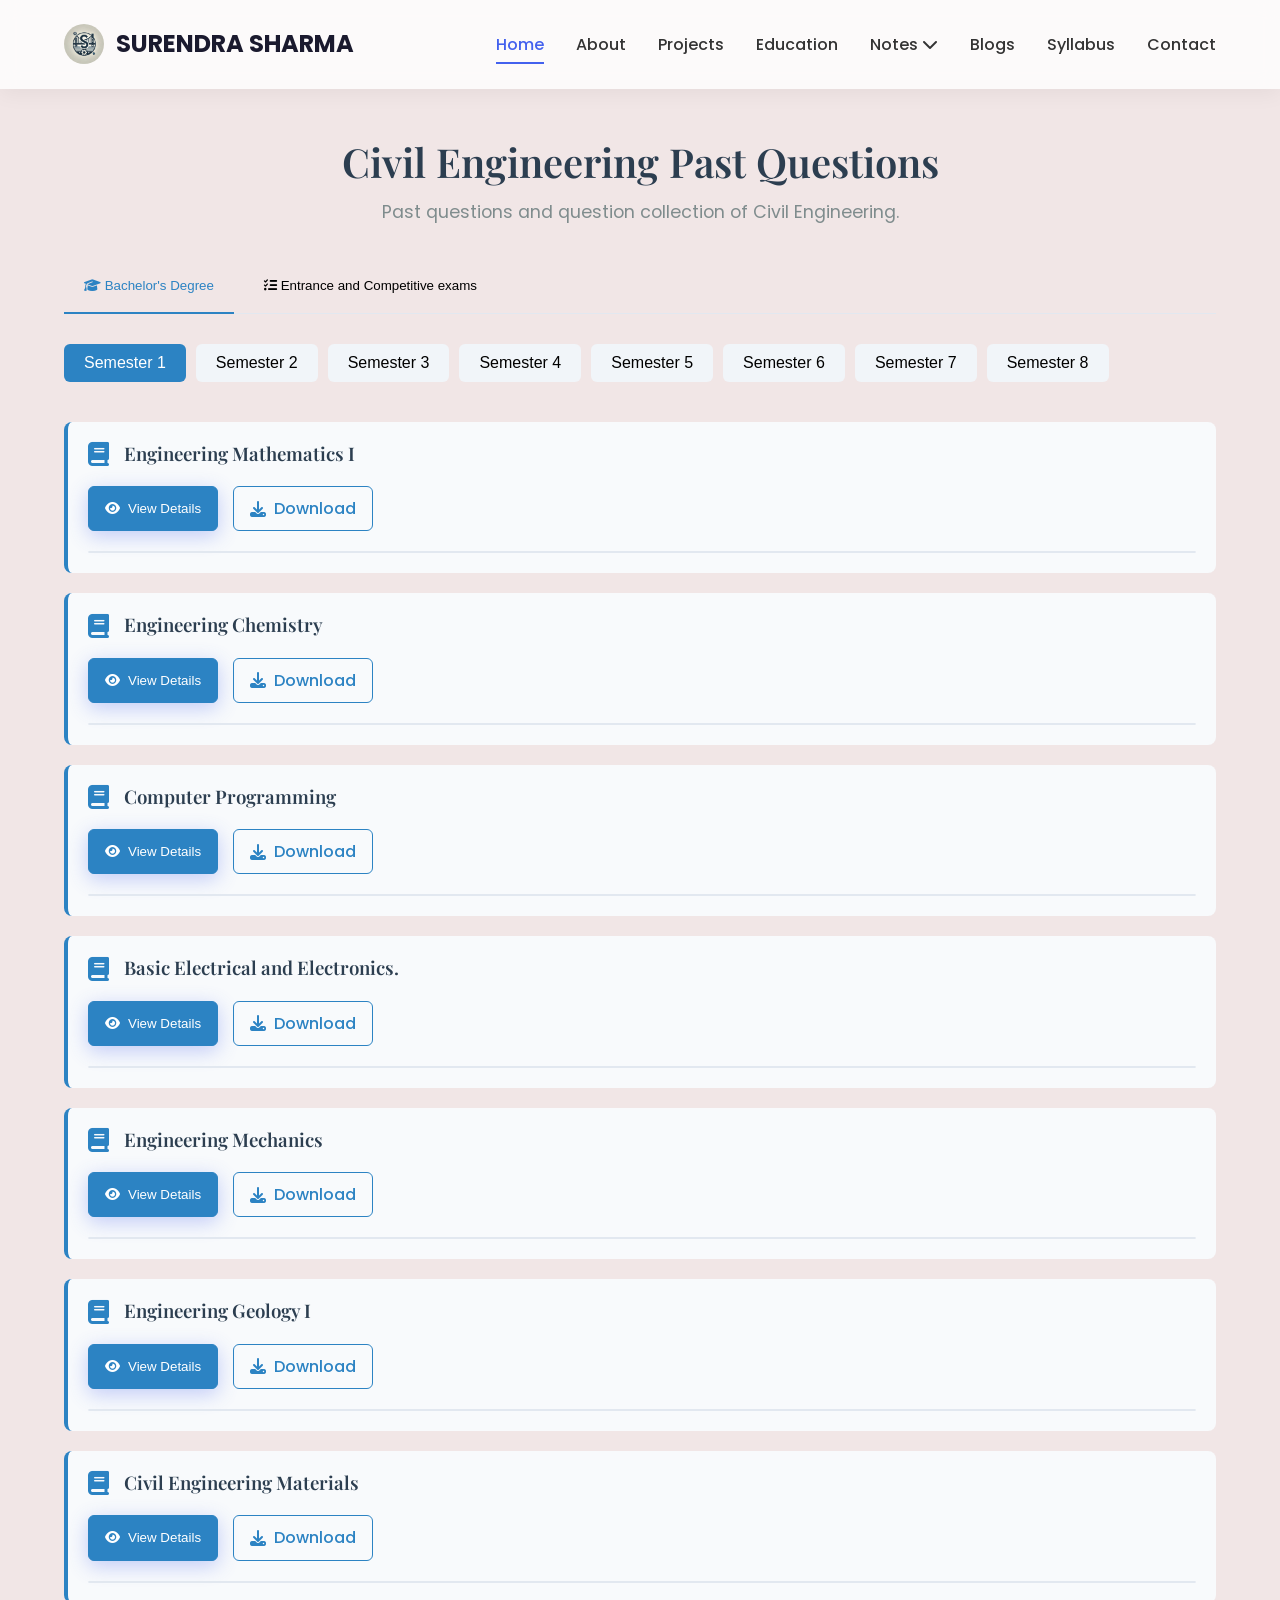
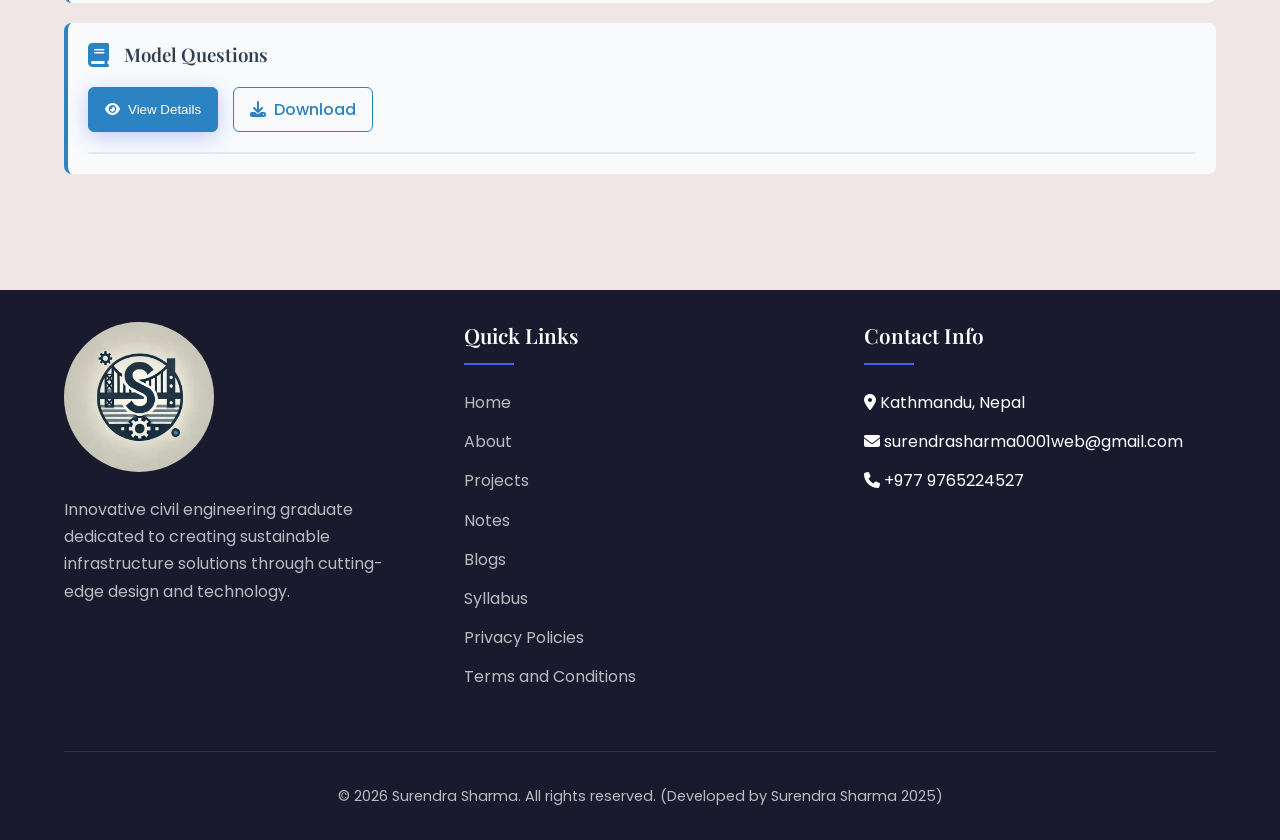
<file: past-questions.html>
<!DOCTYPE html>
<html lang="en">
<head>
    <meta charset="UTF-8">
    <meta name="viewport" content="width=device-width, initial-scale=1.0">
    <meta name='description' content='Civil Engineering Past Questions and Question Collection'>
    <meta name="keywords" content="Civil Engineering, Past Questions, Syllabus, IOE, Loksewa, NEC License, CAAN, Entrance Exams">
    <meta name="author" content="Surendra Sharma">
    <title>Past Questions | Surendra Sharma</title>
    <link rel="stylesheet" href="css/style.css" />
    
    <!-- Favicon -->
    <link rel="apple-touch-icon" sizes="180x180" href="apple-icon-180x180.png">
    <link rel="icon" type="image/png" sizes="32x32" href="favicon-32x32.png">
    <link rel="icon" type="image/png" sizes="16x16" href="favicon-16x16.png">
    <link rel="manifest" href="assets/favicon/site.webmanifest">
    
    <!-- Fonts -->
    <link rel="preconnect" href="https://fonts.googleapis.com">
    <link rel="preconnect" href="https://fonts.gstatic.com" crossorigin>
    <link href="https://fonts.googleapis.com/css2?family=Poppins:wght@300;400;500;600;700&family=Playfair+Display:wght@400;500;600;700&display=swap" rel="stylesheet">
    
    <!-- Icons -->
    <link rel="stylesheet" href="https://cdnjs.cloudflare.com/ajax/libs/font-awesome/6.4.0/css/all.min.css">
    
    <!-- CSS -->
    <style>
        /* Syllabus Page Specific Styles */
        .syllabus-header {
            margin-top: 40px;
            text-align: center;
            margin-bottom: 40px;
        }
        
        .syllabus-header h1 {
            font-size: 2.5rem;
            margin-bottom: 10px;
            color: #2c3e50;
        }
        
        .syllabus-header p {
            font-size: 1.1rem;
            color: #7f8c8d;
        }
        
        /* Tabs */
        .syllabus-tabs {
            display: flex;
            gap: 10px;
            margin-bottom: 30px;
            border-bottom: 1px solid #e2e8f0;
            padding-bottom: 10px;
        }
        
        .tab-btn {
            padding: 10px 20px;
            background: transparent;
            border: none;
            border-radius: 6px;
            cursor: pointer;
            font-weight: 500;
            transition: all 0.3s ease;
            position: relative;
        }
        
        .tab-btn.active {
            color: #2c83c3;
        }
        
        .tab-btn.active::after {
            content: '';
            position: absolute;
            bottom: -11px;
            left: 0;
            width: 100%;
            height: 2px;
            background: #2c83c3;
        }
        
        .tab-btn:hover:not(.active) {
            background: #f1f5f9;
        }
        
        .tab-content {
            display: none;
        }
        
        .tab-content.active {
            display: block;
            animation: fadeIn 0.5s ease;
        }
        
        /* Semester Selector */
        .semester-selector {
            margin-bottom: 30px;
            overflow-x: auto;
        }
        
        .semester-menu {
            display: flex;
            gap: 10px;
            padding-bottom: 10px;
        }
        
        .semester-btn {
            padding: 10px 20px;
            background: #f1f5f9;
            border: none;
            border-radius: 6px;
            cursor: pointer;
            font-weight: 500;
            transition: all 0.3s ease;
            white-space: nowrap;
            font-size: 1rem;
        }
        
        .semester-btn.active {
            background: #2c83c3;
            color: white;
        }
        
        .semester-btn:hover:not(.active) {
            background: #dbeafe;
        }
        
        /* Syllabus Content */
        .semester-content {
            display: none;
            animation: fadeIn 0.5s ease;
        }
        
        .semester-content.active {
            display: block;
        }
        
        .syllabus-item {
            background: #f8fafc;
            border-radius: 8px;
            padding: 20px;
            margin-bottom: 20px;
            border-left: 4px solid #2c83c3;
        }
        
        .syllabus-item h3 {
            margin-top: 0;
            display: flex;
            align-items: center;
            color: #2c3e50;
        }
        
        .syllabus-icon {
            font-size: 1.5rem;
            margin-right: 15px;
            color: #2c83c3;
        }

        
        .syllabus-actions {
            display: flex;
            gap: 15px;
            margin-top: 20px;
        }
        
        /* Exam Cards */
        .entrance-exams {
            display: grid;
            grid-template-columns: repeat(auto-fill, minmax(300px, 1fr));
            gap: 20px;
            margin-top: 30px;
        }
        
        .exam-card {
            background: #f8fafc;
            border-radius: 8px;
            padding: 20px;
            border-left: 4px solid #2c83c3;
        }
        
        .exam-icon {
            font-size: 2rem;
            color: #2c83c3;
            margin-bottom: 15px;
        }
        .exam-icon.dual-icon {
    display: flex;
    gap: 10px;
}
        
        .exam-card h3 {
            margin-top: 0;
            color: #2c3e50;
        }
        
        .exam-card p {
            color: #7f8c8d;
            margin-bottom: 20px;
        }
        
        .exam-actions {
            display: flex;
            gap: 10px;
        }
        
        .btn {
            padding: 8px 16px;
            border-radius: 6px;
            font-weight: 500;
            display: inline-flex;
            align-items: center;
            gap: 8px;
            text-decoration: none;
            transition: all 0.3s ease;
        }
        
        .btn-primary {
            background: #2c83c3;
            color: white;
            border: 1px solid #2c83c3;
        }
        
        .btn-primary:hover {
            background: #1a6fb0;
            border-color: #1a6fb0;
        }
        
        .btn-outline {
            background: transparent;
            color: #2c83c3;
            border: 1px solid #2c83c3;
        }
        
        .btn-outline:hover {
            background: #f1f5f9;
        }
        
        /* Improved PDF Viewer Styles */
.syllabus-pdf-view {
    position: relative;
    width: 100%;
    border: 1px solid #e2e8f0;
    border-radius: 8px;
    overflow: hidden;
    margin-top: 20px;
    background: #f8fafc;
}

.syllabus-pdf-view.fullscreen {
    position: fixed;
    top: 0;
    left: 0;
    right: 0;
    bottom: 0;
    width: 100%;
    height: 100%;
    z-index: 1000;
    margin: 0;
    border-radius: 0;
    background: white;
}

.syllabus-pdf-view iframe {
    width: 100%;
    height: 600px;
    border: none;
}

.pdf-controls {
    display: flex;
    justify-content: space-between;
    padding: 10px;
    background: #f1f5f9;
    border-top: 1px solid #e2e8f0;
}

.pdf-controls button {
    padding: 5px 10px;
    background: #2c83c3;
    color: white;
    border: none;
    border-radius: 4px;
    cursor: pointer;
    font-size: 0.9rem;
}

.pdf-controls button:hover {
    background: #1a6fb0;
}
        
        
        /* Responsive Adjustments */
        @media (max-width: 768px) {
            .syllabus-tabs {
                gap: 5px;
            }
            
            .tab-btn {
                padding: 8px 12px;
                font-size: 0.9rem;
            }
            
            .semester-menu {
                gap: 8px;
            }
            
            .semester-btn {
                padding: 8px 12px;
                font-size: 0.9rem;
            }
            
            .syllabus-actions, .exam-actions {
                flex-direction: column;
            }
            
            .entrance-exams {
                grid-template-columns: 1fr;
            }
            
            .syllabus-pdf-view {
                min-height: 400px;
            }
        }
        
        
        @keyframes fadeIn {
            from { opacity: 0; }
            to { opacity: 1; }
        }
    </style>
    <script async src="https://pagead2.googlesyndication.com/pagead/js/adsbygoogle.js?client=ca-pub-4566390961533557"
     crossorigin="anonymous"></script>
</head>
<body>
    <!-- Navigation -->
    <nav class="navbar">
        <div class="container nav-container">
            <a href="index.html" class="logo">
                <img src="assets/LOGO (1).jpg" alt="Surendra Sharma Logo" class="logo-img" loading="lazy">
                <span>SURENDRA SHARMA</span>
            </a>
            
            <button class="mobile-menu-btn" id="mobileMenuBtn">
                <i class="fas fa-bars"></i>
            </button>
            
            <ul class="nav-links" id="navLinks">
    <li><a href="index.html" class="active">Home</a></li>
    <li><a href="index.html#about">About</a></li>
    <li><a href="projects.html">Projects</a></li>
    <li><a href="index.html#education">Education</a></li>
    <li class="dropdown">
        <a href="#" onclick="event.preventDefault();">Notes <i class="fas fa-chevron-down"></i></a>
        <div class="dropdown-content">
            <a href="notes.html">Handwritten Notes</a>
            <a href="past-questions.html">Past Questions</a>
            <a href="lab-reports.html">Lab Reports</a>
        </div>
    </li>
    <li><a href="blogs.html">Blogs</a></li>
    <li><a href="syllabus.html">Syllabus</a></li>
    <li><a href="index.html#contact">Contact</a></li>
</ul>
        </div>
    </nav>

    <!-- Syllabus Section -->
    <section class="section syllabus">
        <div class="container">
            <div class="syllabus-header">
                <h1>Civil Engineering Past Questions</h1>
                <p>Past questions and question collection of Civil Engineering.</p>
            </div>
            
            <!-- Tabs -->
            <div class="syllabus-tabs">
                <button class="tab-btn active" data-tab="bachelor">
                    <i class="fas fa-graduation-cap"></i> Bachelor's Degree
                </button>
                <button class="tab-btn" data-tab="entrance">
                    <i class="fas fa-tasks"></i> Entrance and Competitive exams
                </button>
            </div>
            
            <!-- Bachelor's Degree Tab -->
            <div class="tab-content active" id="bachelor-tab">
                <!-- Semester Selector -->
                <div class="semester-selector">
                    <div class="semester-menu">
                        <button class="semester-btn active" data-semester="1">Semester 1</button>
                        <button class="semester-btn" data-semester="2">Semester 2</button>
                        <button class="semester-btn" data-semester="3">Semester 3</button>
                        <button class="semester-btn" data-semester="4">Semester 4</button>
                        <button class="semester-btn" data-semester="5">Semester 5</button>
                        <button class="semester-btn" data-semester="6">Semester 6</button>
                        <button class="semester-btn" data-semester="7">Semester 7</button>
                        <button class="semester-btn" data-semester="8">Semester 8</button>
                    </div>
                </div>
                
               <!-- Semester 1 Content - Single div containing all subjects -->
<div class="semester-content active" data-semester="1">
    <div class="syllabus-item">
        <h3><i class="fas fa-book syllabus-icon"></i> Engineering Mathematics I</h3>
        <div class="syllabus-actions">
            <button class="btn btn-primary view-details-btn" data-semester="1">
                <i class="fas fa-eye"></i> View Details
            </button>
            <a href="assets/Past questions/math-I.pdf" class="btn btn-outline" download>
                <i class="fas fa-download"></i> Download
            </a>
        </div>
        <div class="syllabus-pdf-view" id="semester-1-view">
            <!-- PDF will be loaded here when View Details is clicked -->
        </div>
    </div>
    
    <div class="syllabus-item">
        <h3><i class="fas fa-book syllabus-icon"></i> Engineering Chemistry</h3>
        <div class="syllabus-actions">
            <button class="btn btn-primary view-details-btn" data-semester="1">
                <i class="fas fa-eye"></i> View Details
            </button>
            <a href="assets/Past questions/chemistry.pdf" class="btn btn-outline" download>
                <i class="fas fa-download"></i> Download
            </a>
        </div>
        <div class="syllabus-pdf-view" id="semester-1-view">
            <!-- PDF will be loaded here when View Details is clicked -->
        </div>
    </div>
    
    <div class="syllabus-item">
        <h3><i class="fas fa-book syllabus-icon"></i> Computer Programming</h3>
        <div class="syllabus-actions">
            <button class="btn btn-primary view-details-btn" data-semester="1">
                <i class="fas fa-eye"></i> View Details
            </button>
            <a href="assets/Past questions/programmming.pdf" class="btn btn-outline" download>
                <i class="fas fa-download"></i> Download
            </a>
        </div>
        <div class="syllabus-pdf-view" id="semester-1-view">
            <!-- PDF will be loaded here when View Details is clicked -->
        </div>
    </div>
    
    <div class="syllabus-item">
        <h3><i class="fas fa-book syllabus-icon"></i> Basic Electrical and Electronics.</h3>
        <div class="syllabus-actions">
            <button class="btn btn-primary view-details-btn" data-semester="1">
                <i class="fas fa-eye"></i> View Details
            </button>
            <a href="assets/Past questions/electrical_and_electronics.pdf" class="btn btn-outline" download>
                <i class="fas fa-download"></i> Download
            </a>
        </div>
        <div class="syllabus-pdf-view" id="semester-1-view">
            <!-- PDF will be loaded here when View Details is clicked -->
        </div>
    </div>
    
    <div class="syllabus-item">
        <h3><i class="fas fa-book syllabus-icon"></i> Engineering Mechanics</h3>
        <div class="syllabus-actions">
            <button class="btn btn-primary view-details-btn" data-semester="1">
                <i class="fas fa-eye"></i> View Details
            </button>
            <a href="assets/Past questions/Applied.pdf" class="btn btn-outline" download>
                <i class="fas fa-download"></i> Download
            </a>
        </div>
        <div class="syllabus-pdf-view" id="semester-1-view">
            <!-- PDF will be loaded here when View Details is clicked -->
        </div>
    </div>
    
    <div class="syllabus-item">
        <h3><i class="fas fa-book syllabus-icon"></i> Engineering Geology I</h3>
        <div class="syllabus-actions">
            <button class="btn btn-primary view-details-btn" data-semester="1">
                <i class="fas fa-eye"></i> View Details
            </button>
            <a href="assets/Past questions/Geo-I.pdf" class="btn btn-outline" download>
                <i class="fas fa-download"></i> Download
            </a>
        </div>
        <div class="syllabus-pdf-view" id="semester-1-view">
            <!-- PDF will be loaded here when View Details is clicked -->
        </div>
    </div>
    
    <div class="syllabus-item">
        <h3><i class="fas fa-book syllabus-icon"></i> Civil Engineering Materials</h3>
        <div class="syllabus-actions">
            <button class="btn btn-primary view-details-btn" data-semester="1">
                <i class="fas fa-eye"></i> View Details
            </button>
            <a href="assets/Past questions/CEM.pdf" class="btn btn-outline" download>
                <i class="fas fa-download"></i> Download
            </a>
        </div>
        <div class="syllabus-pdf-view" id="semester-1-view">
            <!-- PDF will be loaded here when View Details is clicked -->
        </div>
    </div>
    
    <div class="syllabus-item">
        <h3><i class="fas fa-book syllabus-icon"></i> Model Questions</h3>
        <div class="syllabus-actions">
            <button class="btn btn-primary view-details-btn" data-semester="1">
                <i class="fas fa-eye"></i> View Details
            </button>
            <a href="assets/Past questions/sampleI-I.pdf" class="btn btn-outline" download>
                <i class="fas fa-download"></i> Download
            </a>
        </div>
        <div class="syllabus-pdf-view" id="semester-1-view">
            <!-- PDF will be loaded here when View Details is clicked -->
        </div>
    </div>
</div>

<!-- Semester 2 Content - Single div containing all subjects -->
<div class="semester-content" data-semester="2">
    <div class="syllabus-item">
        <h3><i class="fas fa-book syllabus-icon"></i> Engineering Mathematics II</h3>
        <div class="syllabus-actions">
            <button class="btn btn-primary view-details-btn" data-semester="2">
                <i class="fas fa-eye"></i> View Details
            </button>
            <a href="assets/Past questions/math-II.pdf" class="btn btn-outline" download>
                <i class="fas fa-download"></i> Download
            </a>
        </div>
        <div class="syllabus-pdf-view" id="semester-2-view">
            <!-- PDF will be loaded here when View Details is clicked -->
        </div>
    </div>
    
    <div class="syllabus-item">
        <h3><i class="fas fa-book syllabus-icon"></i> Engineering Physics</h3>
        <div class="syllabus-actions">
            <button class="btn btn-primary view-details-btn" data-semester="2">
                <i class="fas fa-eye"></i> View Details
            </button>
            <a href="assets/Past questions/physics.pdf" class="btn btn-outline" download>
                <i class="fas fa-download"></i> Download
            </a>
        </div>
        <div class="syllabus-pdf-view" id="semester-2-view">
            <!-- PDF will be loaded here when View Details is clicked -->
        </div>
    </div>
    
    <div class="syllabus-item">
        <h3><i class="fas fa-book syllabus-icon"></i> Engineering Drawing</h3>
        <div class="syllabus-actions">
            <button class="btn btn-primary view-details-btn" data-semester="2">
                <i class="fas fa-eye"></i> View Details
            </button>
            <a href="assets/Past questions/Drawing.pdf" class="btn btn-outline" download>
                <i class="fas fa-download"></i> Download
            </a>
        </div>
        <div class="syllabus-pdf-view" id="semester-2-view">
            <!-- PDF will be loaded here when View Details is clicked -->
        </div>
    </div>
    
    <div class="syllabus-item">
        <h3><i class="fas fa-book syllabus-icon"></i> Strength of Materials</h3>
        <div class="syllabus-actions">
            <button class="btn btn-primary view-details-btn" data-semester="2">
                <i class="fas fa-eye"></i> View Details
            </button>
            <a href="assets/Past questions/SOM.pdf" class="btn btn-outline" download>
                <i class="fas fa-download"></i> Download
            </a>
        </div>
        <div class="syllabus-pdf-view" id="semester-2-view">
            <!-- PDF will be loaded here when View Details is clicked -->
        </div>
    </div>
    
    <div class="syllabus-item">
        <h3><i class="fas fa-book syllabus-icon"></i> Engineering Geology-II</h3>
        <div class="syllabus-actions">
            <button class="btn btn-primary view-details-btn" data-semester="2">
                <i class="fas fa-eye"></i> View Details
            </button>
            <a href="assets/Past questions/geo-ii.pdf" class="btn btn-outline" download>
                <i class="fas fa-download"></i> Download
            </a>
        </div>
        <div class="syllabus-pdf-view" id="semester-2-view">
            <!-- PDF will be loaded here when View Details is clicked -->
        </div>
    </div>
    
    <div class="syllabus-item">
        <h3><i class="fas fa-book syllabus-icon"></i> Engineering survey-I</h3>
        <div class="syllabus-actions">
            <button class="btn btn-primary view-details-btn" data-semester="2">
                <i class="fas fa-eye"></i> View Details
            </button>
            <a href="assets/Past questions/survey-I.pdf" class="btn btn-outline" download>
                <i class="fas fa-download"></i> Download
            </a>
        </div>
        <div class="syllabus-pdf-view" id="semester-2-view">
            <!-- PDF will be loaded here when View Details is clicked -->
        </div>
    </div>
    </div>


<!-- Semester 3 Content - Single div containing all subjects -->
<div class="semester-content" data-semester="3">
    <div class="syllabus-item">
        <h3><i class="fas fa-book syllabus-icon"></i> Engineering Mathematics III</h3>
        <div class="syllabus-actions">
            <button class="btn btn-primary view-details-btn" data-semester="3">
                <i class="fas fa-eye"></i> View Details
            </button>
            <a href="assets/Past questions/math-III.pdf" class="btn btn-outline" download>
                <i class="fas fa-download"></i> Download
            </a>
        </div>
        <div class="syllabus-pdf-view" id="semester-3-view">
            <!-- PDF will be loaded here when View Details is clicked -->
        </div>
    </div>
    
    <div class="syllabus-item">
        <h3><i class="fas fa-book syllabus-icon"></i> Concrete Technology</h3>
        <div class="syllabus-actions">
            <button class="btn btn-primary view-details-btn" data-semester="3">
                <i class="fas fa-eye"></i> View Details
            </button>
            <a href="assets/Past questions/concrete.pdf" class="btn btn-outline" download>
                <i class="fas fa-download"></i> Download
            </a>
        </div>
        <div class="syllabus-pdf-view" id="semester-3-view">
            <!-- PDF will be loaded here when View Details is clicked -->
        </div>
    </div>
    
    <div class="syllabus-item">
        <h3><i class="fas fa-book syllabus-icon"></i> Engineering Survey II</h3>
        <div class="syllabus-actions">
            <button class="btn btn-primary view-details-btn" data-semester="3">
                <i class="fas fa-eye"></i> View Details
            </button>
            <a href="assets/Past questions/survey-II.pdf" class="btn btn-outline" download>
                <i class="fas fa-download"></i> Download
            </a>
        </div>
        <div class="syllabus-pdf-view" id="semester-3-view">
            <!-- PDF will be loaded here when View Details is clicked -->
        </div>
    </div>
    
    <div class="syllabus-item">
        <h3><i class="fas fa-book syllabus-icon"></i> Theory of Structures I</h3>
        <div class="syllabus-actions">
            <button class="btn btn-primary view-details-btn" data-semester="3">
                <i class="fas fa-eye"></i> View Details
            </button>
            <a href="assets/Past questions/TOS-I.pdf" class="btn btn-outline" download>
                <i class="fas fa-download"></i> Download
            </a>
        </div>
        <div class="syllabus-pdf-view" id="semester-3-view">
            <!-- PDF will be loaded here when View Details is clicked -->
        </div>
    </div>
    
    <div class="syllabus-item">
        <h3><i class="fas fa-book syllabus-icon"></i> Fluid Mechanics</h3>
        <div class="syllabus-actions">
            <button class="btn btn-primary view-details-btn" data-semester="3">
                <i class="fas fa-eye"></i> View Details
            </button>
            <a href="assets/Past questions/fluid.pdf" class="btn btn-outline" download>
                <i class="fas fa-download"></i> Download
            </a>
        </div>
        <div class="syllabus-pdf-view" id="semester-3-view">
            <!-- PDF will be loaded here when View Details is clicked -->
        </div>
    </div>
    
    <div class="syllabus-item">
        <h3><i class="fas fa-book syllabus-icon"></i> Numerical Methods</h3>
        <div class="syllabus-actions">
            <button class="btn btn-primary view-details-btn" data-semester="3">
                <i class="fas fa-eye"></i> View Details
            </button>
            <a href="assets/Past questions/NM.pdf" class="btn btn-outline" download>
                <i class="fas fa-download"></i> Download
            </a>
        </div>
        <div class="syllabus-pdf-view" id="semester-3-view">
            <!-- PDF will be loaded here when View Details is clicked -->
        </div>
    </div>
    
    <div class="syllabus-item">
        <h3><i class="fas fa-book syllabus-icon"></i> Computer Added Design</h3>
        <div class="syllabus-actions">
            <button class="btn btn-primary view-details-btn" data-semester="3">
                <i class="fas fa-eye"></i> View Details
            </button>
            <a href="assets/Past questions/cad.pdf" class="btn btn-outline" download>
                <i class="fas fa-download"></i> Download
            </a>
        </div>
        <div class="syllabus-pdf-view" id="semester-3-view">
            <!-- PDF will be loaded here when View Details is clicked -->
        </div>
    </div>
</div>
            

<!-- Semester 4 Content - Single div containing all subjects -->
<div class="semester-content" data-semester="4">
    <div class="syllabus-item">
        <h3><i class="fas fa-book syllabus-icon"></i> Communication English.</h3>
        <div class="syllabus-actions">
            <button class="btn btn-primary view-details-btn" data-semester="4">
                <i class="fas fa-eye"></i> View Details
            </button>
            <a href="assets/Past questions/english.pdf" class="btn btn-outline" download>
                <i class="fas fa-download"></i> Download
            </a>
        </div>
        <div class="syllabus-pdf-view" id="semester-4-view">
            <!-- PDF will be loaded here when View Details is clicked -->
        </div>
    </div>
    
    <div class="syllabus-item">
        <h3><i class="fas fa-book syllabus-icon"></i> Probability and Statistics.</h3>
        <div class="syllabus-actions">
            <button class="btn btn-primary view-details-btn" data-semester="4">
                <i class="fas fa-eye"></i> View Details
            </button>
            <a href="assets/Past questions/probability.pdf" class="btn btn-outline" download>
                <i class="fas fa-download"></i> Download
            </a>
        </div>
        <div class="syllabus-pdf-view" id="semester-4-view">
            <!-- PDF will be loaded here when View Details is clicked -->
        </div>
    </div>
    
    <div class="syllabus-item">
        <h3><i class="fas fa-book syllabus-icon"></i> Building Technology</h3>
        <div class="syllabus-actions">
            <button class="btn btn-primary view-details-btn" data-semester="4">
                <i class="fas fa-eye"></i> View Details
            </button>
            <a href="aassets/Past questions/buildingtechnology.pdf" class="btn btn-outline" download>
                <i class="fas fa-download"></i> Download
            </a>
        </div>
        <div class="syllabus-pdf-view" id="semester-4-view">
            <!-- PDF will be loaded here when View Details is clicked -->
        </div>
    </div>
    
    <div class="syllabus-item">
        <h3><i class="fas fa-book syllabus-icon"></i> Hydraulics</h3>
        <div class="syllabus-actions">
            <button class="btn btn-primary view-details-btn" data-semester="4">
                <i class="fas fa-eye"></i> View Details
            </button>
            <a href="assets/Past questions/hydraulics.pdf" class="btn btn-outline" download>
                <i class="fas fa-download"></i> Download
            </a>
        </div>
        <div class="syllabus-pdf-view" id="semester-4-view">
            <!-- PDF will be loaded here when View Details is clicked -->
        </div>
    </div>
    
    <div class="syllabus-item">
        <h3><i class="fas fa-book syllabus-icon"></i> Soil Mechanics</h3>
        <div class="syllabus-actions">
            <button class="btn btn-primary view-details-btn" data-semester="4">
                <i class="fas fa-eye"></i> View Details
            </button>
            <a href="assets/Past questions/soil.pdf" class="btn btn-outline" download>
                <i class="fas fa-download"></i> Download
            </a>
        </div>
        <div class="syllabus-pdf-view" id="semester-4-view">
            <!-- PDF will be loaded here when View Details is clicked -->
        </div>
    </div>
    
    <div class="syllabus-item">
        <h3><i class="fas fa-book syllabus-icon"></i> Theory of Structures II</h3>
        <div class="syllabus-actions">
            <button class="btn btn-primary view-details-btn" data-semester="4">
                <i class="fas fa-eye"></i> View Details
            </button>
            <a href="assets/Past questions/Tos-II.pdf" class="btn btn-outline" download>
                <i class="fas fa-download"></i> Download
            </a>
        </div>
        <div class="syllabus-pdf-view" id="semester-4-view">
            <!-- PDF will be loaded here when View Details is clicked -->
        </div>
    </div>
    
    <div class="syllabus-item">
        <h3><i class="fas fa-book syllabus-icon"></i>Water Supply Engineering</h3>
        <div class="syllabus-actions">
            <button class="btn btn-primary view-details-btn" data-semester="4">
                <i class="fas fa-eye"></i> View Details
            </button>
            <a href="assets/Past questions/watersupply.pdf" class="btn btn-outline" download>
                <i class="fas fa-download"></i> Download
            </a>
        </div>
        <div class="syllabus-pdf-view" id="semester-4-view">
            <!-- PDF will be loaded here when View Details is clicked -->
        </div>
    </div>
</div>
        

<!-- Semester 5 Content - Single div containing all subjects -->
<div class="semester-content" data-semester="5">
    
    <div class="syllabus-item">
        <h3><i class="fas fa-book syllabus-icon"></i> Numerical Methods.</h3>
        <div class="syllabus-actions">
            <button class="btn btn-primary view-details-btn" data-semester="5">
                <i class="fas fa-eye"></i> View Details
            </button>
            <a href="assets/Past questions/NM.pdf" class="btn btn-outline" download>
                <i class="fas fa-download"></i> Download
            </a>
        </div>
        <div class="syllabus-pdf-view" id="semester-5-view">
            <!-- PDF will be loaded here when View Details is clicked -->
        </div>
    </div>
    
    <div class="syllabus-item">
        <h3><i class="fas fa-book syllabus-icon"></i> Concrete Technology</h3>
        <div class="syllabus-actions">
            <button class="btn btn-primary view-details-btn" data-semester="5">
                <i class="fas fa-eye"></i> View Details
            </button>
            <a href="assets/Past questions/concrete.pdf" class="btn btn-outline" download>
                <i class="fas fa-download"></i> Download
            </a>
        </div>
        <div class="syllabus-pdf-view" id="semester-5-view">
            <!-- PDF will be loaded here when View Details is clicked -->
        </div>
    </div>
    
    <div class="syllabus-item">
        <h3><i class="fas fa-book syllabus-icon"></i> Engineering Hydrology</h3>
        <div class="syllabus-actions">
            <button class="btn btn-primary view-details-btn" data-semester="5">
                <i class="fas fa-eye"></i> View Details
            </button>
            <a href="assets/Past questions/hydrology.pdf" class="btn btn-outline" download>
                <i class="fas fa-download"></i> Download
            </a>
        </div>
        <div class="syllabus-pdf-view" id="semester-5-view">
            <!-- PDF will be loaded here when View Details is clicked -->
        </div>
    </div>
    
    <div class="syllabus-item">
        <h3><i class="fas fa-book syllabus-icon"></i> Water Supply Engineering</h3>
        <div class="syllabus-actions">
            <button class="btn btn-primary view-details-btn" data-semester="5">
                <i class="fas fa-eye"></i> View Details
            </button>
            <a href="assets/Past questions/watersupply.pdf" class="btn btn-outline" download>
                <i class="fas fa-download"></i> Download
            </a>
        </div>
        <div class="syllabus-pdf-view" id="semester-5-view">
            <!-- PDF will be loaded here when View Details is clicked -->
        </div>
    </div>
    
    <div class="syllabus-item">
        <h3><i class="fas fa-book syllabus-icon"></i> Theory of Structures II</h3>
        <div class="syllabus-actions">
            <button class="btn btn-primary view-details-btn" data-semester="5">
                <i class="fas fa-eye"></i> View Details
            </button>
            <a href="assets/Past questions/Tos-II.pdf" class="btn btn-outline" download>
                <i class="fas fa-download"></i> Download
            </a>
        </div>
        <div class="syllabus-pdf-view" id="semester-5-view">
            <!-- PDF will be loaded here when View Details is clicked -->
        </div>
    </div>
    
    <div class="syllabus-item">
        <h3><i class="fas fa-book syllabus-icon"></i>Foundation Engineering</h3>
        <div class="syllabus-actions">
            <button class="btn btn-primary view-details-btn" data-semester="5">
                <i class="fas fa-eye"></i> View Details
            </button>
            <a href="assets/Past questions/Foundation.pdf" class="btn btn-outline" download>
                <i class="fas fa-download"></i> Download
            </a>
        </div>
        <div class="syllabus-pdf-view" id="semester-5-view">
            <!-- PDF will be loaded here when View Details is clicked -->
        </div>
    </div>
</div>

<!-- Semester 6 Content - Single div containing all subjects -->
<div class="semester-content" data-semester="6">
    
    <div class="syllabus-item">
        <h3><i class="fas fa-book syllabus-icon"></i> Communication English.</h3>
        <div class="syllabus-actions">
            <button class="btn btn-primary view-details-btn" data-semester="6">
                <i class="fas fa-eye"></i> View Details
            </button>
            <a href="assets/Past questions/english.pdf" class="btn btn-outline" download>
                <i class="fas fa-download"></i> Download
            </a>
        </div>
        <div class="syllabus-pdf-view" id="semester-6-view">
            <!-- PDF will be loaded here when View Details is clicked -->
        </div>
    </div>
    
    <div class="syllabus-item">
        <h3><i class="fas fa-book syllabus-icon"></i> Design of Steel and Timber Structures.</h3>
        <div class="syllabus-actions">
            <button class="btn btn-primary view-details-btn" data-semester="6">
                <i class="fas fa-eye"></i> View Details
            </button>
            <a href="assets/Past questions/steel.pdf" class="btn btn-outline" download>
                <i class="fas fa-download"></i> Download
            </a>
        </div>
        <div class="syllabus-pdf-view" id="semester-6-view">
            <!-- PDF will be loaded here when View Details is clicked -->
        </div>
    </div>
    
    <div class="syllabus-item">
        <h3><i class="fas fa-book syllabus-icon"></i> Building Technology</h3>
        <div class="syllabus-actions">
            <button class="btn btn-primary view-details-btn" data-semester="6">
                <i class="fas fa-eye"></i> View Details
            </button>
            <a href="assets/Past questions/buildingtechnology.pdf" class="btn btn-outline" download>
                <i class="fas fa-download"></i> Download
            </a>
        </div>
        <div class="syllabus-pdf-view" id="semester-6-view">
            <!-- PDF will be loaded here when View Details is clicked -->
        </div>
    </div>
    
    <div class="syllabus-item">
        <h3><i class="fas fa-book syllabus-icon"></i> Engineering Economics.</h3>
        <div class="syllabus-actions">
            <button class="btn btn-primary view-details-btn" data-semester="6">
                <i class="fas fa-eye"></i> View Details
            </button>
            <a href="assets/Past questions/economics.pdf" class="btn btn-outline" download>
                <i class="fas fa-download"></i> Download
            </a>
        </div>
        <div class="syllabus-pdf-view" id="semester-6-view">
            <!-- PDF will be loaded here when View Details is clicked -->
        </div>
    </div>
    
    <div class="syllabus-item">
        <h3><i class="fas fa-book syllabus-icon"></i> Sanitary Engineering</h3>
        <div class="syllabus-actions">
            <button class="btn btn-primary view-details-btn" data-semester="6">
                <i class="fas fa-eye"></i> View Details
            </button>
            <a href="assets/Past questions/sanitary.pdf" class="btn btn-outline" download>
                <i class="fas fa-download"></i> Download
            </a>
        </div>
        <div class="syllabus-pdf-view" id="semester-6-view">
            <!-- PDF will be loaded here when View Details is clicked -->
        </div>
    </div>
    
    <div class="syllabus-item">
        <h3><i class="fas fa-book syllabus-icon"></i>Transportation Engineering-I</h3>
        <div class="syllabus-actions">
            <button class="btn btn-primary view-details-btn" data-semester="6">
                <i class="fas fa-eye"></i> View Details
            </button>
            <a href="assets/Past questions/Transport-I.pdf" class="btn btn-outline" download>
                <i class="fas fa-download"></i> Download
            </a>
        </div>
        <div class="syllabus-pdf-view" id="semester-6-view">
            <!-- PDF will be loaded here when View Details is clicked -->
        </div>
    </div>

    <div class="syllabus-item">
        <h3><i class="fas fa-book syllabus-icon"></i>Irrigation and Drainage Engineering.</h3>
        <div class="syllabus-actions">
            <button class="btn btn-primary view-details-btn" data-semester="6">
                <i class="fas fa-eye"></i> View Details
            </button>
            <a href="assets/Past questions/irrigation.pdf" class="btn btn-outline" download>
                <i class="fas fa-download"></i> Download
            </a>
        </div>
        <div class="syllabus-pdf-view" id="semester-6-view">
            <!-- PDF will be loaded here when View Details is clicked -->
        </div>
    </div>
</div>

   <!-- Semester 7 Content - Single div containing all subjects -->
<div class="semester-content" data-semester="7">
    
    <div class="syllabus-item">
        <h3><i class="fas fa-book syllabus-icon"></i> Project Engineering.</h3>
        <div class="syllabus-actions">
            <button class="btn btn-primary view-details-btn" data-semester="7">
                <i class="fas fa-eye"></i> View Details
            </button>
            <a href="assets/Past questions/projecteng.pdf" class="btn btn-outline" download>
                <i class="fas fa-download"></i> Download
            </a>
        </div>
        <div class="syllabus-pdf-view" id="semester-7-view">
            <!-- PDF will be loaded here when View Details is clicked -->
        </div>
    </div>
    
    <div class="syllabus-item">
        <h3><i class="fas fa-book syllabus-icon"></i> Design of Reinforced Concrete Structures.</h3>
        <div class="syllabus-actions">
            <button class="btn btn-primary view-details-btn" data-semester="7">
                <i class="fas fa-eye"></i> View Details
            </button>
            <a href="assets/Past questions/RCC.pdf" class="btn btn-outline" download>
                <i class="fas fa-download"></i> Download
            </a>
        </div>
        <div class="syllabus-pdf-view" id="semester-7-view">
            <!-- PDF will be loaded here when View Details is clicked -->
        </div>
    </div>
    
    <div class="syllabus-item">
        <h3><i class="fas fa-book syllabus-icon"></i> Hydropower Engineering.</h3>
        <div class="syllabus-actions">
            <button class="btn btn-primary view-details-btn" data-semester="7">
                <i class="fas fa-eye"></i> View Details
            </button>
            <a href="assets/Past questions/hydropower.pdf" class="btn btn-outline" download>
                <i class="fas fa-download"></i> Download
            </a>
        </div>
        <div class="syllabus-pdf-view" id="semester-7-view">
            <!-- PDF will be loaded here when View Details is clicked -->
        </div>
    </div>
    
    <div class="syllabus-item">
        <h3><i class="fas fa-book syllabus-icon"></i> Estimation and Costing.</h3>
        <div class="syllabus-actions">
            <button class="btn btn-primary view-details-btn" data-semester="7">
                <i class="fas fa-eye"></i> View Details
            </button>
            <a href="assets/Past questions/Estimation.pdf" class="btn btn-outline" download>
                <i class="fas fa-download"></i> Download
            </a>
        </div>
        <div class="syllabus-pdf-view" id="semester-7-view">
            <!-- PDF will be loaded here when View Details is clicked -->
        </div>
    </div>
    
    
    <div class="syllabus-item">
        <h3><i class="fas fa-book syllabus-icon"></i>Transportation Engineering-II</h3>
        <div class="syllabus-actions">
            <button class="btn btn-primary view-details-btn" data-semester="7">
                <i class="fas fa-eye"></i> View Details
            </button>
            <a href="assets/Past questions/Transport-II.pdf" class="btn btn-outline" download>
                <i class="fas fa-download"></i> Download
            </a>
        </div>
        <div class="syllabus-pdf-view" id="semester-7-view">
            <!-- PDF will be loaded here when View Details is clicked -->
        </div>
    </div>
</div>
<!-- Semester 8 Content - Single div containing all subjects -->
<div class="semester-content" data-semester="8">
    
    <div class="syllabus-item">
        <h3><i class="fas fa-book syllabus-icon"></i> Engineering Professional Practice</h3>
        <div class="syllabus-actions">
            <button class="btn btn-primary view-details-btn" data-semester="8">
                <i class="fas fa-eye"></i> View Details
            </button>
            <a href="assets/Past questions/EPP.pdf" class="btn btn-outline" download>
                <i class="fas fa-download"></i> Download
            </a>
        </div>
        <div class="syllabus-pdf-view" id="semester-8-view">
            <!-- PDF will be loaded here when View Details is clicked -->
        </div>
    </div>
    
    <div class="syllabus-item">
        <h3><i class="fas fa-book syllabus-icon"></i> Technology, Environment and Society</h3>
        <div class="syllabus-actions">
            <button class="btn btn-primary view-details-btn" data-semester="8">
                <i class="fas fa-eye"></i> View Details
            </button>
            <a href="assets/Past questions/TES.pdf" class="btn btn-outline" download>
                <i class="fas fa-download"></i> Download
            </a>
        </div>
        <div class="syllabus-pdf-view" id="semester-8-view">
            <!-- PDF will be loaded here when View Details is clicked -->
        </div>
    </div>
    
    <div class="syllabus-item">
        <h3><i class="fas fa-book syllabus-icon"></i> Computational Techniques</h3>
        <div class="syllabus-actions">
            <button class="btn btn-primary view-details-btn" data-semester="8">
                <i class="fas fa-eye"></i> View Details
            </button>
            <a href="assets/Past questions/CT.pdf" class="btn btn-outline" download>
                <i class="fas fa-download"></i> Download
            </a>
        </div>
        <div class="syllabus-pdf-view" id="semester-8-view">
            <!-- PDF will be loaded here when View Details is clicked -->
        </div>
    </div>
    
    <div class="syllabus-item">
        <h3><i class="fas fa-book syllabus-icon"></i> Construction Management</h3>
        <div class="syllabus-actions">
            <button class="btn btn-primary view-details-btn" data-semester="8">
                <i class="fas fa-eye"></i> View Details
            </button>
            <a href="assets/Past questions/CM.pdf" class="btn btn-outline" download>
                <i class="fas fa-download"></i> Download
            </a>
        </div>
        <div class="syllabus-pdf-view" id="semester-8-view">
            <!-- PDF will be loaded here when View Details is clicked -->
        </div>
    </div>
    
    
    <div class="syllabus-item">
        <h3><i class="fas fa-book syllabus-icon"></i>Time Series Analysis</h3>
        <div class="syllabus-actions">
            <button class="btn btn-primary view-details-btn" data-semester="8">
                <i class="fas fa-eye"></i> View Details
            </button>
            <a href="assets/Past questions/TSA.pdf" class="btn btn-outline" download>
                <i class="fas fa-download"></i> Download
            </a>
        </div>
        <div class="syllabus-pdf-view" id="semester-8-view">
            <!-- PDF will be loaded here when View Details is clicked -->
        </div>
    </div>
       <div class="syllabus-item">
        <h3><i class="fas fa-book syllabus-icon"></i> Construction Safety Management</h3>
        <div class="syllabus-actions">
            <button class="btn btn-primary view-details-btn" data-semester="8">
                <i class="fas fa-eye"></i> View Details
            </button>
            <a href="assets/Past questions/CM.pdf" class="btn btn-outline" download>
                <i class="fas fa-download"></i> Download
            </a>
        </div>
        <div class="syllabus-pdf-view" id="semester-8-view">
            <!-- PDF will be loaded here when View Details is clicked -->
        </div>
    </div>
       <div class="syllabus-item">
        <h3><i class="fas fa-book syllabus-icon"></i> Procurement Management</h3>
        <div class="syllabus-actions">
            <button class="btn btn-primary view-details-btn" data-semester="8">
                <i class="fas fa-eye"></i> View Details
            </button>
            <a href="assets/Past questions/Procurement.pdf" class="btn btn-outline" download>
                <i class="fas fa-download"></i> Download
            </a>
        </div>
        <div class="syllabus-pdf-view" id="semester-8-view">
            <!-- PDF will be loaded here when View Details is clicked -->
        </div>
    </div>
       <div class="syllabus-item">
        <h3><i class="fas fa-book syllabus-icon"></i> Environmental Impact Assessment</h3>
        <div class="syllabus-actions">
            <button class="btn btn-primary view-details-btn" data-semester="8">
                <i class="fas fa-eye"></i> View Details
            </button>
            <a href="assets/Past questions/EIA.pdf" class="btn btn-outline" download>
                <i class="fas fa-download"></i> Download
            </a>
        </div>
        <div class="syllabus-pdf-view" id="semester-8-view">
            <!-- PDF will be loaded here when View Details is clicked -->
        </div>
    </div>
       <div class="syllabus-item">
        <h3><i class="fas fa-book syllabus-icon"></i> Earthquake Resistance Design of Structures</h3>
        <div class="syllabus-actions">
            <button class="btn btn-primary view-details-btn" data-semester="8">
                <i class="fas fa-eye"></i> View Details
            </button>
            <a href="assets/Past questions/ERDS.pdf" class="btn btn-outline" download>
                <i class="fas fa-download"></i> Download
            </a>
        </div>
        <div class="syllabus-pdf-view" id="semester-8-view">
            <!-- PDF will be loaded here when View Details is clicked -->
        </div>
    </div>
       <div class="syllabus-item">
        <h3><i class="fas fa-book syllabus-icon"></i> Traffic and transport modelling</h3>
        <div class="syllabus-actions">
            <button class="btn btn-primary view-details-btn" data-semester="8">
                <i class="fas fa-eye"></i> View Details
            </button>
            <a href="assets/Past questions/TrafficandTransportModeling.pdf" class="btn btn-outline" download>
                <i class="fas fa-download"></i> Download
            </a>
        </div>
        <div class="syllabus-pdf-view" id="semester-8-view">
            <!-- PDF will be loaded here when View Details is clicked -->
        </div>
    </div>
       <div class="syllabus-item">
        <h3><i class="fas fa-book syllabus-icon"></i> Rock Slope Engineering</h3>
        <div class="syllabus-actions">
            <button class="btn btn-primary view-details-btn" data-semester="8">
                <i class="fas fa-eye"></i> View Details
            </button>
            <a href="assets/Past questions/Rock_slope.pdf" class="btn btn-outline" download>
                <i class="fas fa-download"></i> Download
            </a>
        </div>
        <div class="syllabus-pdf-view" id="semester-8-view">
            <!-- PDF will be loaded here when View Details is clicked -->
        </div>
    </div>
       <div class="syllabus-item">
        <h3><i class="fas fa-book syllabus-icon"></i> Geotechnical Earthquake Engineering</h3>
        <div class="syllabus-actions">
            <button class="btn btn-primary view-details-btn" data-semester="8">
                <i class="fas fa-eye"></i> View Details
            </button>
            <a href="assets/Past questions/GeotechnicalEarthquakeEngineering.pdf" class="btn btn-outline" download>
                <i class="fas fa-download"></i> Download
            </a>
        </div>
        <div class="syllabus-pdf-view" id="semester-8-view">
            <!-- PDF will be loaded here when View Details is clicked -->
        </div>
    </div>
       <div class="syllabus-item">
        <h3><i class="fas fa-book syllabus-icon"></i> Hill Irrigation Engineering</h3>
        <div class="syllabus-actions">
            <button class="btn btn-primary view-details-btn" data-semester="8">
                <i class="fas fa-eye"></i> View Details
            </button>
            <a href="assets/Past questions/hill_irrigation.pdf" class="btn btn-outline" download>
                <i class="fas fa-download"></i> Download
            </a>
        </div>
        <div class="syllabus-pdf-view" id="semester-8-view">
            <!-- PDF will be loaded here when View Details is clicked -->
        </div>
    </div>
</div>
                <!-- Continue with semesters 8 following the same pattern -->
            </div>
            
            <!-- Entrance Exams Tab -->
            <div class="tab-content" id="entrance-tab">
                <div class="entrance-exams">
                    <div class="exam-card">
                        <div class="exam-icon">
                            <i class="fas fa-university"></i>
                        </div>
                        <h3>IOE M.Sc. Entrance</h3>
                        <p>Past questions for Master's degree entrance examination in Civil Engineering and Others at IOE(SOON)</p>
                        <div class="exam-actions">
                            <button class="btn btn-outline view-details-btn" data-exam="msc-entrance">
                                <i class="fas fa-eye"></i> View Details
                            </button>
                            <a href="#" class="btn btn-primary" download>
                                <i class="fas fa-download"></i> Download
                            </a>
                        </div>
                        <div class="syllabus-pdf-view" id="msc-entrance-view">
                            <!-- PDF will be loaded here when View Details is clicked -->
                        </div>
                    </div>
                    
                    <div class="exam-card">
                        <div class="exam-icon">
                            <i class="fas fa-landmark"></i>
                        </div>
                        <h3>Loksewa Aayog</h3>
                        <p>Civil Engineering past questions for Public Service Commission examinations 7th level.(SOON More)</p>
                        <div class="exam-actions">
                            <button class="btn btn-outline view-details-btn" data-exam="loksewa">
                                <i class="fas fa-eye"></i> View Details
                            <a href="assets/Past questions/loksewa.pdf" class="btn btn-primary" download>
                                <i class="fas fa-download"></i> Download
                            </a>
                        </div>
                        <div class="syllabus-pdf-view" id="loksewa-view">
                            <!-- PDF will be loaded here when View Details is clicked -->
                        </div>
                    </div>
                    
                    <div class="exam-card">
                        <div class="exam-icon">
                            <i class="fas fa-id-card"></i>
                        </div>
                        <h3>NEC License Exam</h3>
                        <p>Questions for Nepal Engineering Council licensing examination(SOON)</p>
                        <div class="exam-actions">
                            <button class="btn btn-outline view-details-btn" data-exam="nec-license">
                                <i class="fas fa-eye"></i> View Details
                            </button>
                            <a href="assets/syllabus/NEClicense.pdf" class="btn btn-primary" download>
                                <i class="fas fa-download"></i> Download
                            </a>
                        </div>
                        <div class="syllabus-pdf-view" id="nec-license-view">
                            <!-- PDF will be loaded here when View Details is clicked -->
                        </div>
                    </div>
                    <div class="exam-card">
                        <div class="exam-icon">
                            <i class="fas fa-plane-departure"></i>
        <i class="fas fa-building"></i>
                        </div>
                        <h3>CAAN</h3>
                        <p>Civil Aviation Authority of Nepal 7th level examination divided into two phase written and interview.Written examination of 200 marks and oral of 30 marks for those who has been selected from written examination.(SOON)</p>
                        <div class="exam-actions">
                            <button class="btn btn-outline view-details-btn" data-exam="loksewa">
                                <i class="fas fa-eye"></i> View Details
                            </button>
                            <a href="#" class="btn btn-primary" download>
                                <i class="fas fa-download"></i> Download
                            </a>
                        </div>
                        <div class="syllabus-pdf-view" id="loksewa-view">
                            <!-- PDF will be loaded here when View Details is clicked -->
                        </div>
                    </div>
                    <div class="exam-card">
                        <div class="exam-icon">
                            <i class="fas fa-graduation-cap"></i>
                        </div>
                        <h3>Other Competitive Exams(WILL BE ADDED LATER)</h3>
                        <p>Collection of questions for various competitive examinations</p>
                        <div class="exam-actions">
                            <button class="btn btn-outline view-details-btn" data-exam="other-exams">
                                <i class="fas fa-eye"></i> View Details
                            </button>
                            <a href="#" class="btn btn-primary" download>
                                <i class="fas fa-download"></i> Download
                            </a>
                        </div>
                        <div class="syllabus-pdf-view" id="other-exams-view">
                            <!-- PDF will be loaded here when View Details is clicked -->
                        </div>
                    </div>
                </div>
            </div>
        </div>
    </section>
  <!-- Footer -->
    <footer>
        <div class="container">
            <div class="footer-content">
                <div class="footer-col">
                    <div class="logo">
                        <img src="assets/LOGO (1).jpg" alt="Surendra Sharma Logo" loading="lazy">
                        <span>SURENDRA</span>
                    </div>
                    <p>Innovative civil engineering graduate dedicated to creating sustainable infrastructure solutions through cutting-edge design and technology.</p>
                </div>
                
                <div class="footer-col">
                    <h3>Quick Links</h3>
                    <ul class="footer-links">
                        <li><a href="index.html">Home</a></li>
                        <li><a href="index.html#about">About</a></li>
                        <li><a href="projects.html">Projects</a></li>
                        <li><a href="notes.html">Notes</a></li>
                        <li><a href="blogs.html">Blogs</a></li>
                        <li><a href="syllabus.html">Syllabus</a></li>
                        <li><a href="policies.html">Privacy Policies</a></li>
                        <li><a href="terms.html">Terms and Conditions</a></li>
                    </ul>
                    </ul>
                </div>
                
                <div class="footer-col">
                    <h3>Contact Info</h3>
                    <ul class="footer-links">
                        <li><i class="fas fa-map-marker-alt"></i> Kathmandu, Nepal</li>
                        <li><i class="fas fa-envelope"></i> surendrasharma0001web@gmail.com</li>
                        <li><i class="fas fa-phone"></i> +977  9765224527</li>
                    </ul>
                </div>
            </div>
            
            <div class="footer-bottom">
                <p>&copy; 2026 Surendra Sharma. All rights reserved.
                    (Developed by Surendra Sharma 2025)
                </p>
            </div>
        </div>
    </footer>


    <!-- Back to Top Button -->
    <a href="#" class="back-to-top" id="backToTop">
        <i class="fas fa-arrow-up"></i>
    </a>

        <!-- JavaScript -->
   <script>
    // Mobile Menu Toggle
    const mobileMenuBtn = document.getElementById('mobileMenuBtn');
    const navLinks = document.getElementById('navLinks');
    
    mobileMenuBtn.addEventListener('click', () => {
        navLinks.classList.toggle('active');
        mobileMenuBtn.innerHTML = navLinks.classList.contains('active') ? 
            '<i class="fas fa-times"></i>' : '<i class="fas fa-bars"></i>';
    });
    
    // Navbar Scroll Effect
    window.addEventListener('scroll', () => {
        const navbar = document.querySelector('.navbar');
        navbar.classList.toggle('scrolled', window.scrollY > 50);
    });
    
    // Back to Top Button
    const backToTop = document.getElementById('backToTop');
    
    window.addEventListener('scroll', () => {
        backToTop.classList.toggle('active', window.scrollY > 300);
    });
    
    // Tab Switching
    function setupTabs() {
        const tabButtons = document.querySelectorAll('.tab-btn');
        const tabContents = document.querySelectorAll('.tab-content');

        tabButtons.forEach(btn => {
            btn.addEventListener('click', () => {
                const tab = btn.dataset.tab;
                
                tabButtons.forEach(b => b.classList.remove('active'));
                btn.classList.add('active');
                
                tabContents.forEach(content => {
                    content.classList.remove('active');
                });
                
                document.getElementById(`${tab}-tab`).classList.add('active');
            });
        });
    }

    // Semester Switching - Fixed Version
    function setupSemesterSwitching() {
        const semesterButtons = document.querySelectorAll('.semester-btn');
        const semesterContents = document.querySelectorAll('.semester-content');

        semesterButtons.forEach(btn => {
            btn.addEventListener('click', function() {
                const semester = this.dataset.semester;
                
                // Update buttons
                semesterButtons.forEach(b => b.classList.remove('active'));
                this.classList.add('active');
                
                // Update content
                semesterContents.forEach(content => {
                    content.classList.remove('active');
                    if(content.dataset.semester === semester) {
                        content.classList.add('active');
                    }
                });
            });
        });

        // Activate first semester by default
        if(document.querySelector('.semester-btn.active') === null && semesterButtons.length > 0) {
            semesterButtons[0].classList.add('active');
            document.querySelector(`.semester-content[data-semester="${semesterButtons[0].dataset.semester}"]`).classList.add('active');
        }
    }

    // PDF Viewer - Fixed Version
   function setupViewDetails() {
    document.querySelectorAll('.view-details-btn').forEach(btn => {
        btn.addEventListener('click', function() {
            const container = this.closest('.syllabus-item, .exam-card');
            const pdfView = container.querySelector('.syllabus-pdf-view');
            const downloadLink = container.querySelector('a[download]');
            const pdfPath = downloadLink ? downloadLink.getAttribute('href') : '';
            
            if (!pdfPath) return;
            
            // Toggle view
            const isOpening = !pdfView.classList.contains('active');
            pdfView.classList.toggle('active');
            
            // Update all buttons in this container
            container.querySelectorAll('.view-details-btn').forEach(b => {
                const icon = b.querySelector('i');
                if (isOpening) {
                    icon.classList.replace('fa-eye', 'fa-times');
                    b.textContent = ' Close Viewer';
                    b.prepend(icon);
                } else {
                    icon.classList.replace('fa-times', 'fa-eye');
                    b.textContent = ' View Details';
                    b.prepend(icon);
                    pdfView.classList.remove('fullscreen');
                }
            });
            
            // Handle PDF display
            if (isOpening) {
                pdfView.innerHTML = `
                    <div style="width:100%;height:100%;display:flex;flex-direction:column;">
                        <iframe src="${pdfPath}" width="100%" height="100%" style="border:none;"></iframe>
                        <div class="pdf-controls">
                            <button class="fullscreen-btn">
                                <i class="fas fa-expand"></i> Fullscreen
                            </button>
                            <div>
                                <a href="${pdfPath}" download style="color:white;text-decoration:none;margin-right:10px;">
                                    <i class="fas fa-download"></i> Download
                                </a>
                                <a href="${pdfPath}" target="_blank" style="color:white;text-decoration:none;">
                                    <i class="fas fa-external-link-alt"></i> Open in new tab
                                </a>
                            </div>
                        </div>
                    </div>
                `;
                
                // Add fullscreen functionality
                pdfView.querySelector('.fullscreen-btn').addEventListener('click', function() {
                    pdfView.classList.toggle('fullscreen');
                    this.innerHTML = pdfView.classList.contains('fullscreen') 
                        ? '<i class="fas fa-compress"></i> Exit Fullscreen' 
                        : '<i class="fas fa-expand"></i> Fullscreen';
                });
            } else {
                pdfView.innerHTML = '';
            }
        });
    });
}

    // Initialize everything
    document.addEventListener('DOMContentLoaded', function() {
        setupTabs();
        setupSemesterSwitching();
        setupViewDetails();
    });
</script>
</body>
</html>
</file>
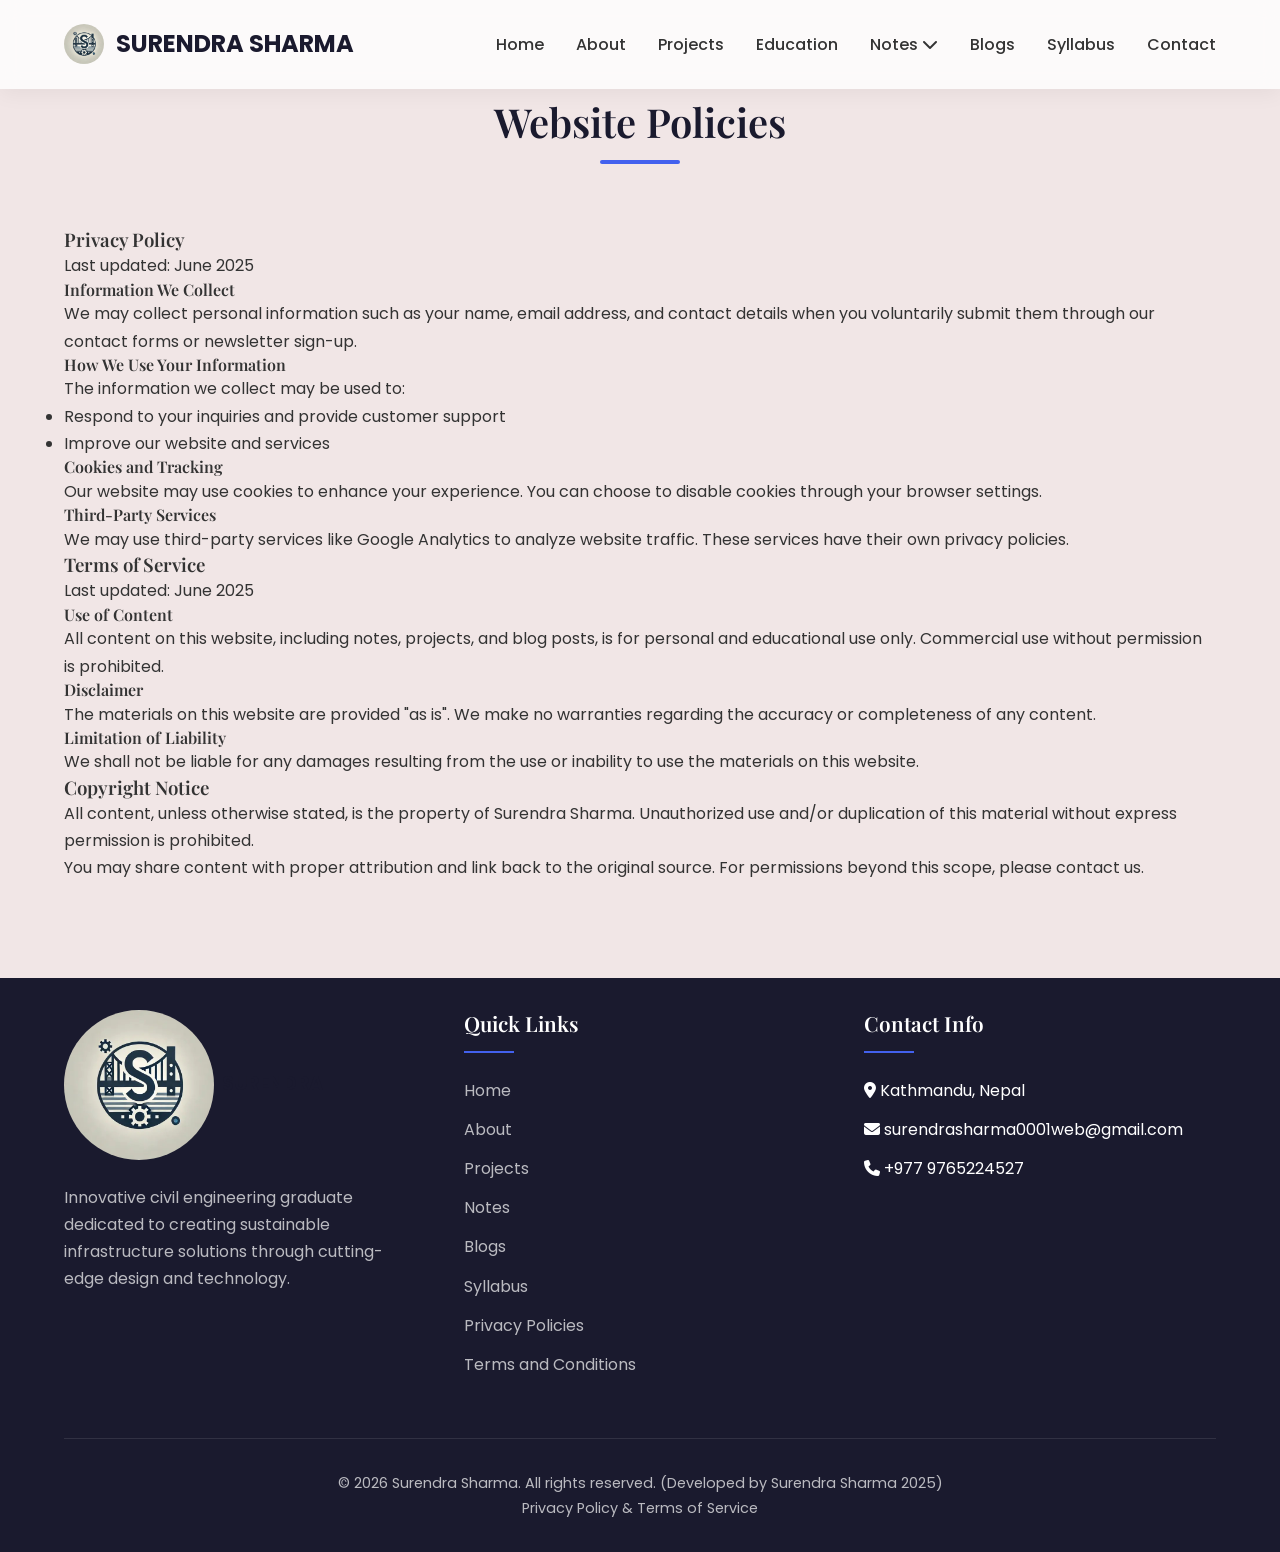
<file: policies.html>
<!DOCTYPE html>
<html lang="en">
<head>
    <meta charset="UTF-8">
    <meta name="viewport" content="width=device-width, initial-scale=1.0">
    <title>Policies | Surendra Sharma - Civil Engineer</title>
    <link rel="stylesheet" href="css/style.css" />
    <meta name="description" content="Privacy policy, terms of service, and other policies for Surendra Sharma's website.">
    
    <!-- Favicon -->
    <link rel="apple-touch-icon" sizes="180x180" href="assets/favicon/apple-touch-icon.png">
    <link rel="icon" type="image/png" sizes="32x32" href="assets/favicon/favicon-32x32.png">
    <link rel="icon" type="image/png" sizes="16x16" href="assets/favicon/favicon-16x16.png">
    <link rel="manifest" href="assets/favicon/site.webmanifest">
    
    <!-- Fonts -->
    <link rel="preconnect" href="https://fonts.googleapis.com">
    <link rel="preconnect" href="https://fonts.gstatic.com" crossorigin>
    <link href="https://fonts.googleapis.com/css2?family=Poppins:wght@300;400;500;600;700&family=Playfair+Display:wght@400;500;600;700&display=swap" rel="stylesheet">
    
    <!-- Icons -->
    <link rel="stylesheet" href="https://cdnjs.cloudflare.com/ajax/libs/font-awesome/6.4.0/css/all.min.css">
    
    <!-- CSS -->
    <link rel="stylesheet" href="css/style.css">
    <script async src="https://pagead2.googlesyndication.com/pagead/js/adsbygoogle.js?client=ca-pub-4566390961533557"
     crossorigin="anonymous"></script>
</head>
<body>
    <!-- Navigation -->
    <nav class="navbar">
        <div class="container nav-container">
            <a href="index.html" class="logo">
                <img src="assets/LOGO (1).jpg" alt="Surendra Sharma Logo" class="logo-img" loading="lazy">
                <span>SURENDRA SHARMA</span>
            </a>
            
            <button class="mobile-menu-btn" id="mobileMenuBtn">
                <i class="fas fa-bars"></i>
            </button>
            
            <ul class="nav-links" id="navLinks">
                <li><a href="index.html">Home</a></li>
                <li><a href="index.html#about">About</a></li>
                <li><a href="projects.html">Projects</a></li>
                <li><a href="index.html#education">Education</a></li>
                <li class="dropdown">
    <a href="#" onclick="event.preventDefault();" class="dropdown-toggle">Notes <i class="fas fa-chevron-down"></i></a>
    <div class="dropdown-content">
        <a href="notes.html" >Handwritten Notes</a>
        <a href="past-questions.html" >Past Questions</a>
        <a href="lab-reports.html">Lab Reports</a>
    </div>
                </li>
                <li><a href="blogs.html">Blogs</a></li>
                <li><a href="syllabus.html">Syllabus</a></li>
                <li><a href="index.html#contact">Contact</a></li>
            </ul>
        </div>
    </nav>

    <!-- Policies Section -->
    <section id="policies" class="section">
        <div class="container">
            <div class="section-title">
                <h2>Website Policies</h2>
            </div>
            
            <div class="policy-content">
                <article class="policy-article">
                    <h3>Privacy Policy</h3>
                    <p>Last updated: June 2025</p>
                    
                    <h4>Information We Collect</h4>
                    <p>We may collect personal information such as your name, email address, and contact details when you voluntarily submit them through our contact forms or newsletter sign-up.</p>
                    
                    <h4>How We Use Your Information</h4>
                    <p>The information we collect may be used to:</p>
                    <ul>
                        <li>Respond to your inquiries and provide customer support</li>
                        <li>Improve our website and services</li>
                    </ul>
                    
                    <h4>Cookies and Tracking</h4>
                    <p>Our website may use cookies to enhance your experience. You can choose to disable cookies through your browser settings.</p>
                    
                    <h4>Third-Party Services</h4>
                    <p>We may use third-party services like Google Analytics to analyze website traffic. These services have their own privacy policies.</p>
                </article>
                
                <article class="policy-article">
                    <h3>Terms of Service</h3>
                    <p>Last updated: June 2025</p>
                    
                    <h4>Use of Content</h4>
                    <p>All content on this website, including notes, projects, and blog posts, is for personal and educational use only. Commercial use without permission is prohibited.</p>
                    
                    <h4>Disclaimer</h4>
                    <p>The materials on this website are provided "as is". We make no warranties regarding the accuracy or completeness of any content.</p>
                    
                    <h4>Limitation of Liability</h4>
                    <p>We shall not be liable for any damages resulting from the use or inability to use the materials on this website.</p>
                </article>
                
                <article class="policy-article">
                    <h3>Copyright Notice</h3>
                    <p>All content, unless otherwise stated, is the property of Surendra Sharma. Unauthorized use and/or duplication of this material without express permission is prohibited.</p>
                    
                    <p>You may share content with proper attribution and link back to the original source. For permissions beyond this scope, please contact us.</p>
                </article>
            </div>
        </div>
    </section>

    <!-- Footer -->
    <footer>
        <div class="container">
            <div class="footer-content">
                <div class="footer-col">
                    <div class="logo">
                        <img src="assets/LOGO (1).jpg" alt="Surendra Sharma Logo" loading="lazy">
                        <span>SURENDRA</span>
                    </div>
                    <p>Innovative civil engineering graduate dedicated to creating sustainable infrastructure solutions through cutting-edge design and technology.</p>
                </div>
                
                <div class="footer-col">
                    <h3>Quick Links</h3>
                    <ul class="footer-links">
                        <li><a href="index.html">Home</a></li>
                        <li><a href="#about">About</a></li>
                        <li><a href="projects.html">Projects</a></li>
                        <li><a href="notes.html">Notes</a></li>
                        <li><a href="blogs.html">Blogs</a></li>
                        <li><a href="syllabus.html">Syllabus</a></li>
                        <li><a href="policies.html">Privacy Policies</a></li>
                        <li><a href="terms.html">Terms and Conditions</a></li>
                    </ul>
                </div>
                
                <div class="footer-col">
                    <h3>Contact Info</h3>
                    <ul class="footer-links">
                        <li><i class="fas fa-map-marker-alt"></i> Kathmandu, Nepal</li>
                        <li><i class="fas fa-envelope"></i> surendrasharma0001web@gmail.com</li>
                        <li><i class="fas fa-phone"></i> +977 9765224527</li>
                    </ul>
                </div>
            </div>
            
            <div class="footer-bottom">
                <p>&copy; 2026 Surendra Sharma. All rights reserved.
                    (Developed by Surendra Sharma 2025)
                </p>
                <p><a href="policies.html">Privacy Policy & Terms of Service</a></p>
            </div>
        </div>
    </footer>

    <!-- Back to Top Button -->
    <a href="#" class="back-to-top" id="backToTop">
        <i class="fas fa-arrow-up"></i>
    </a>

    <!-- JavaScript -->
    <script>
        // Mobile Menu Toggle
        const mobileMenuBtn = document.getElementById('mobileMenuBtn');
        const navLinks = document.getElementById('navLinks');
        
        mobileMenuBtn.addEventListener('click', () => {
            navLinks.classList.toggle('active');
            mobileMenuBtn.innerHTML = navLinks.classList.contains('active') ? 
                '<i class="fas fa-times"></i>' : '<i class="fas fa-bars"></i>';
        });
        
        // Navbar Scroll Effect
        window.addEventListener('scroll', () => {
            const navbar = document.querySelector('.navbar');
            navbar.classList.toggle('scrolled', window.scrollY > 50);
        });
        
        // Back to Top Button
        const backToTop = document.getElementById('backToTop');
        
        window.addEventListener('scroll', () => {
            backToTop.classList.toggle('active', window.scrollY > 300);
        });
        
        // Smooth Scrolling for Navigation Links and Back to Top
        document.querySelectorAll('a[href^="#"]').forEach(anchor => {
            anchor.addEventListener('click', function(e) {
                e.preventDefault();
                
                // Handle back to top separately
                if(this.getAttribute('href') === '#') {
                    window.scrollTo({
                        top: 0,
                        behavior: 'smooth'
                    });
                    return;
                }
                
                const target = document.querySelector(this.getAttribute('href'));
                if(target) {
                    window.scrollTo({
                        top: target.offsetTop - 80,
                        behavior: 'smooth'
                    });
                    
                    // Close mobile menu if open
                    navLinks.classList.remove('active');
                    mobileMenuBtn.innerHTML = '<i class="fas fa-bars"></i>';
                }
            });
        });

        // Animation on Scroll
        document.addEventListener('DOMContentLoaded', () => {
            const animateElements = document.querySelectorAll('.policy-article');
            
            const observer = new IntersectionObserver((entries) => {
                entries.forEach(entry => {
                    if(entry.isIntersecting) {
                        entry.target.style.opacity = 1;
                        entry.target.style.transform = 'translateY(0)';
                    }
                });
            }, { threshold: 0.1 });
            
            animateElements.forEach(el => {
                el.style.opacity = 0;
                el.style.transform = 'translateY(30px)';
                el.style.transition = 'opacity 0.6s ease, transform 0.6s ease';
                observer.observe(el);
            });
        });
    </script>
</body>
</html>
</file>
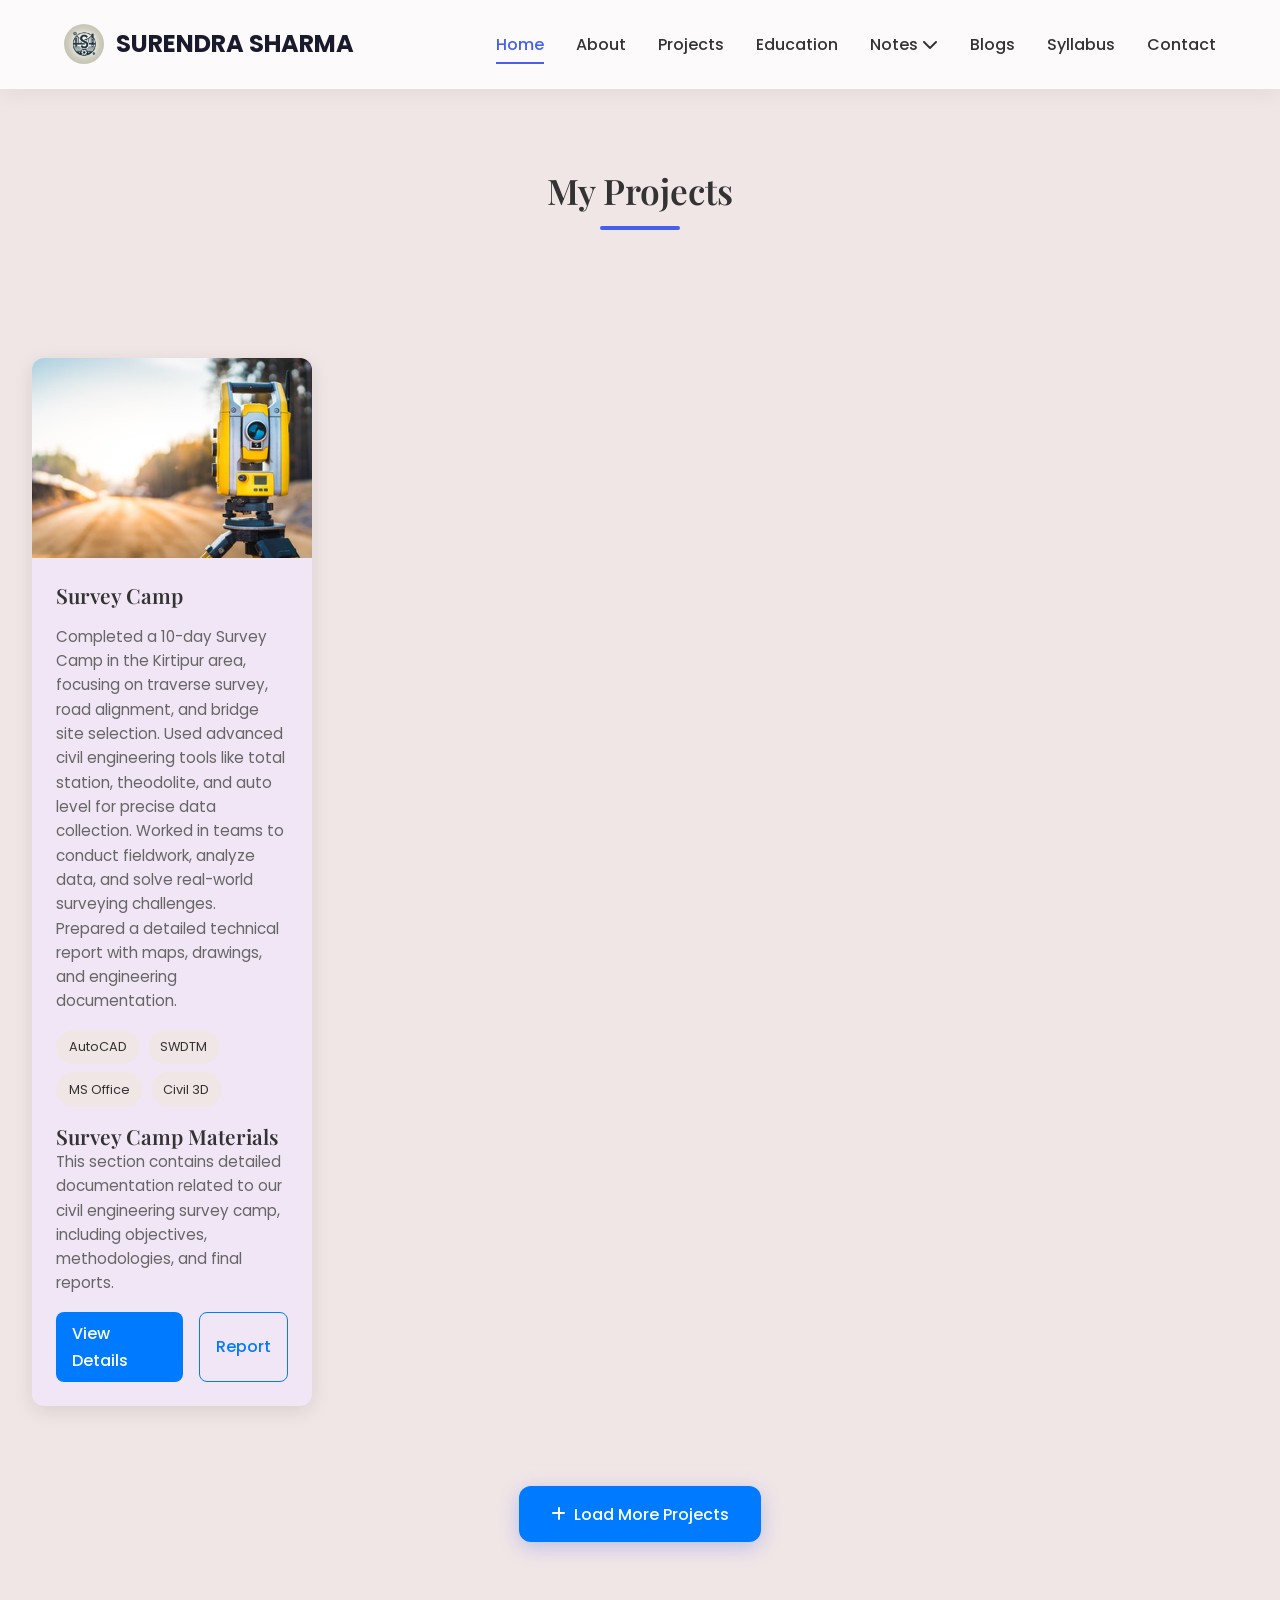
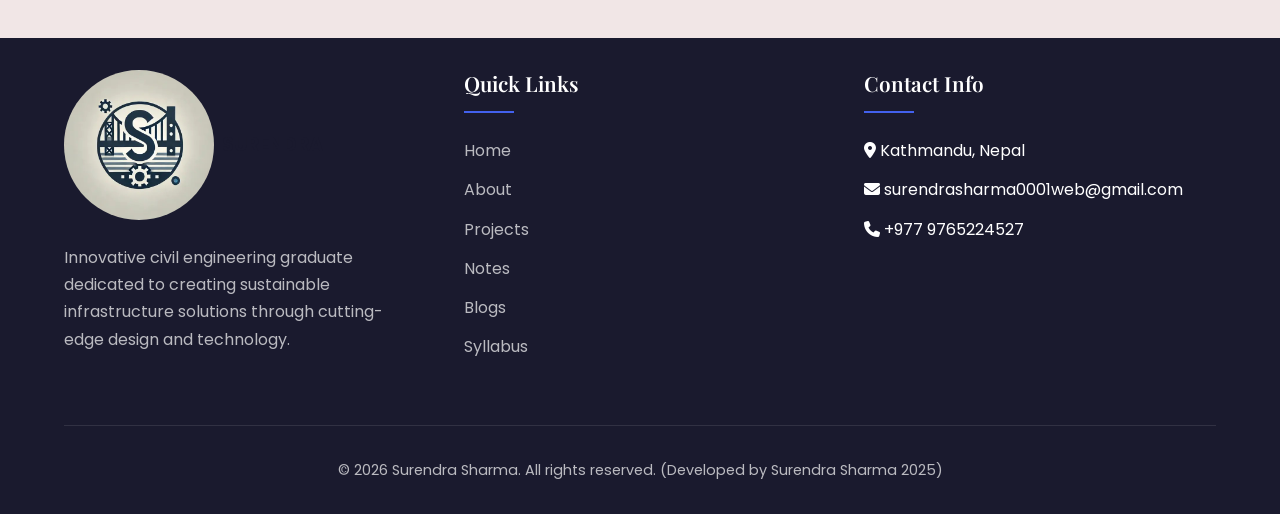
<file: projects.html>
<!DOCTYPE html>
<html lang="en">
<head>
    <meta charset="UTF-8">
    <meta name="viewport" content="width=device-width, initial-scale=1.0">
    <title>My Projects | Surendra Sharma - Civil Engineer</title>
    <link rel="stylesheet" href="css/style.css" />
    <meta name="description" content="Explore my civil engineering projects including surveying, structural design, and construction management.">
    
   <!-- Favicon -->
    <link rel="apple-touch-icon" sizes="180x180" href="apple-icon-180x180.png">
    <link rel="icon" type="image/png" sizes="32x32" href="favicon-32x32.png">
    <link rel="icon" type="image/png" sizes="16x16" href="favicon-16x16.png">
    <link rel="manifest" href="assets/favicon/site.webmanifest">
    
    <!-- Fonts -->
    <link rel="preconnect" href="https://fonts.googleapis.com">
    <link rel="preconnect" href="https://fonts.gstatic.com" crossorigin>
    <link href="https://fonts.googleapis.com/css2?family=Poppins:wght@300;400;500;600;700&family=Playfair+Display:wght@400;500;600;700&display=swap" rel="stylesheet">
    
    <!-- Icons -->
    <link rel="stylesheet" href="https://cdnjs.cloudflare.com/ajax/libs/font-awesome/6.4.0/css/all.min.css">
    
    <!-- CSS -->
</head>
<body>
    <!-- Navigation -->
    <nav class="navbar">
        <div class="container nav-container">
            <a href="index.html" class="logo">
                <img src="assets/LOGO (1).jpg" alt="Surendra Sharma Logo" class="logo-img" loading="lazy">
                <span>SURENDRA SHARMA</span>
            </a>
            
            <button class="mobile-menu-btn" id="mobileMenuBtn">
                <i class="fas fa-bars"></i>
            </button>
            
            <!-- Change this in notes.html, blogs.html, projects.html, syllabus.html -->
<ul class="nav-links" id="navLinks">
    <li><a href="index.html" class="active">Home</a></li>
    <li><a href="index.html#about">About</a></li>
    <li><a href="projects.html">Projects</a></li>
    <li><a href="index.html#education">Education</a></li>
    <li class="dropdown">
    <a href="#" onclick="event.preventDefault();" class="dropdown-toggle">Notes <i class="fas fa-chevron-down"></i></a>
    <div class="dropdown-content">
        <a href="notes.html" >Handwritten Notes</a>
        <a href="past-questions.html" >Past Questions</a>
        <a href="lab-reports.html">Lab Reports</a>
    </div>
    </li>
    <li><a href="blogs.html">Blogs</a></li>
    <li><a href="syllabus.html">Syllabus</a></li>
    <li><a href="index.html#contact">Contact</a></li>
</ul>
        </div>
    </nav>
      <style>
        .section-title h2 {
        margin-top: 4.5rem;
        font-size: 2.2rem;
        margin-bottom: 2.0rem;
        color: var(--dark-color);
        position: relative;
        display: inline-block;
    }
        .projects-grid {
            display: grid;
            grid-template-columns: repeat(auto-fill, minmax(280px, 1fr));
            gap: 2rem;
            padding: 2rem;
        }

        .project-card {
            background: rgb(241, 230, 245);;
            border-radius: 12px;
            overflow: hidden;
            box-shadow: 0 5px 20px rgba(0, 0, 0, 0.1);
            transition: transform 0.3s ease, box-shadow 0.3s ease;
        }

        .project-card:hover {
            transform: translateY(-10px);
            box-shadow: 0 15px 30px rgba(0, 0, 0, 0.2);
        }

        .project-img {
            height: 200px;
            overflow: hidden;
        }

        .project-img img {
            width: 100%;
            height: 100%;
            object-fit: cover;
            transition: transform 0.5s ease;
        }

        .project-card:hover .project-img img {
            transform: scale(1.1);
        }

        .project-info {
            padding: 1.5rem;
            display: flex;
            flex-direction: column;
            gap: 1rem;
        }

        .project-info h3 {
            font-size: 1.3rem;
            color: #333;
        }

        .project-info p {
            color: #666;
            font-size: 0.95rem;
            line-height: 1.6;
        }

        .project-tags {
            display: flex;
            flex-wrap: wrap;
            gap: 0.5rem;
        }

        .project-tag {
            background-color: rgb(241, 230, 230);;
            padding: 0.4rem 0.8rem;
            border-radius: 20px;
            font-size: 0.8rem;
        }

        .project-links {
            display: flex;
            gap: 1rem;
        }

        .project-links a {
            text-decoration: none;
            padding: 0.5rem 1rem;
            border-radius: 8px;
            transition: background 0.3s ease;
        }

        .btn {
            background-color: #007BFF;
            color: #fff;
        }

        .btn-outline {
            border: 1px solid #007BFF;
            color: #007BFF;
            background-color: transparent;
        }

        .btn:hover {
            background-color: #0056b3;
        }

        .btn-outline:hover {
            background-color: #007BFF;
            color: #fff;
        }

        .text-center {
            text-align: center;
        }

        @media screen and (max-width: 600px) {
            .projects-grid {
                grid-template-columns: 1fr;
                padding: 1rem;
            }
        }
    </style>

    <!-- Projects Section -->
    <section id="projects" class="section">
        <div class="section-title">
            <h2>My Projects</h2>
        </div>
        <div class="projects-grid">
            <!-- Project 1 -->
            <div class="project-card">
                <div class="project-img">
                    <img src="assets/Surveying.jpg" alt="Survey Camp">
                </div>
                <div class="project-info">
                    <h3>Survey Camp</h3>
                    <p>Completed a 10-day Survey Camp in the Kirtipur area, focusing on traverse survey, road alignment, and bridge site selection.
Used advanced civil engineering tools like total station, theodolite, and auto level for precise data collection.
Worked in teams to conduct fieldwork, analyze data, and solve real-world surveying challenges.
Prepared a detailed technical report with maps, drawings, and engineering documentation.</p>
                    <div class="project-tags">
                        <span class="project-tag">AutoCAD</span>
                        <span class="project-tag">SWDTM</span>
                        <span class="project-tag">MS Office</span>
                        <span class="project-tag">Civil 3D</span>
                    </div>
                   <div class="project-description">
    <h3>Survey Camp Materials</h3>
    <p>This section contains detailed documentation related to our civil engineering survey camp, including objectives, methodologies, and final reports.</p>
</div>

<div class="project-links">
    <a href="assets/Notes/SurveyCampDetails.pdf" class="btn" target="_blank" rel="noopener noreferrer">View Details</a>
    <a href="assets/Notes/SurveyCampReportSurendraSharma.pdf" class="btn btn-outline" target="_blank" rel="noopener noreferrer">Report</a>
</div>

                </div>
            </div>
        </div>
        <div class="text-center" style="margin-top: 3rem;">
            <a href="#" class="btn btn-primary">
                <i class="fas fa-plus"></i> Load More Projects
            </a>
        </div>
    </section>
   <!-- Footer -->
    <footer>
        <div class="container">
            <div class="footer-content">
                <div class="footer-col">
                    <div class="logo">
                        <img src="assets/LOGO (1).jpg" alt="Surendra Sharma Logo" loading="lazy">
                        <span>SURENDRA</span>
                    </div>
                    <p>Innovative civil engineering graduate dedicated to creating sustainable infrastructure solutions through cutting-edge design and technology.</p>
                </div>
                
                <div class="footer-col">
                    <h3>Quick Links</h3>
                    <ul class="footer-links">
                        <li><a href="index.html">Home</a></li>
                        <li><a href="#about">About</a></li>
                        <li><a href="projects.html">Projects</a></li>
                        <li><a href="notes.html">Notes</a></li>
                        <li><a href="blogs.html">Blogs</a></li>
                        <li><a href="syllabus.html">Syllabus</a></li>
                    </ul>
                </div>
                
                <div class="footer-col">
                    <h3>Contact Info</h3>
                    <ul class="footer-links">
                        <li><i class="fas fa-map-marker-alt"></i> Kathmandu, Nepal</li>
                        <li><i class="fas fa-envelope"></i> surendrasharma0001web@gmail.com</li>
                        <li><i class="fas fa-phone"></i> +977  9765224527</li>
                    </ul>
                </div>
            </div>
            
            <div class="footer-bottom">
                <p>&copy; 2026 Surendra Sharma. All rights reserved.
                    (Developed by Surendra Sharma 2025)
                </p>
            </div>
        </div>
    </footer>


    <!-- Back to Top Button -->
    <a href="#" class="back-to-top" id="backToTop">
        <i class="fas fa-arrow-up"></i>
    </a>

    <!-- JavaScript -->
    <script>
        // Mobile Menu Toggle
        const mobileMenuBtn = document.getElementById('mobileMenuBtn');
        const navLinks = document.getElementById('navLinks');
        
        mobileMenuBtn.addEventListener('click', () => {
            navLinks.classList.toggle('active');
            mobileMenuBtn.innerHTML = navLinks.classList.contains('active') ? 
                '<i class="fas fa-times"></i>' : '<i class="fas fa-bars"></i>';
        });
        
        // Navbar Scroll Effect
        window.addEventListener('scroll', () => {
            const navbar = document.querySelector('.navbar');
            navbar.classList.toggle('scrolled', window.scrollY > 50);
        });
        
        // Back to Top Button
        const backToTop = document.getElementById('backToTop');
        
        window.addEventListener('scroll', () => {
            backToTop.classList.toggle('active', window.scrollY > 300);
        });
        
        // Smooth Scrolling for Navigation Links and Back to Top
document.querySelectorAll('a[href^="#"]').forEach(anchor => {
    anchor.addEventListener('click', function(e) {
        e.preventDefault();
        
        // Handle back to top separately
        if(this.getAttribute('href') === '#') {
            window.scrollTo({
                top: 0,
                behavior: 'smooth'
            });
            return;
        }
        
        const target = document.querySelector(this.getAttribute('href'));
        if(target) {
            window.scrollTo({
                top: target.offsetTop - 80,
                behavior: 'smooth'
            });
            
            // Close mobile menu if open
            navLinks.classList.remove('active');
            mobileMenuBtn.innerHTML = '<i class="fas fa-bars"></i>';
        }
    });
});
        // Form Submission
        const contactForm = document.getElementById('contactForm');
        if(contactForm) {
            contactForm.addEventListener('submit', async (e) => {
                e.preventDefault();
                
                const submitBtn = contactForm.querySelector('button[type="submit"]');
                const btnText = contactForm.querySelector('.btn-text');
                const btnLoading = contactForm.querySelector('.btn-loading');
                
                // Show loading state
                btnText.style.display = 'none';
                btnLoading.style.display = 'inline-block';
                submitBtn.disabled = true;
                
                // Simulate form submission (replace with actual fetch)
                try {
                    await new Promise(resolve => setTimeout(resolve, 1500));
                    
                    // Show success message
                    alert('Thank you for your message! I will get back to you soon.');
                    contactForm.reset();
                } catch (error) {
                    alert('There was an error sending your message. Please try again.');
                } finally {
                    // Reset button state
                    btnText.style.display = 'inline-block';
                    btnLoading.style.display = 'none';
                    submitBtn.disabled = false;
                }
            });
        }
        
        // Animation on Scroll
        document.addEventListener('DOMContentLoaded', () => {
            const animateElements = document.querySelectorAll('.timeline-content, .about-img, .contact-item');
            
            const observer = new IntersectionObserver((entries) => {
                entries.forEach(entry => {
                    if(entry.isIntersecting) {
                        entry.target.style.opacity = 1;
                        entry.target.style.transform = 'translateY(0)';
                    }
                });
            }, { threshold: 0.1 });
            
            animateElements.forEach(el => {
                el.style.opacity = 0;
                el.style.transform = 'translateY(30px)';
                el.style.transition = 'opacity 0.6s ease, transform 0.6s ease';
                observer.observe(el);
            });
        });
        // Regular anchor link scrolling within current page
document.querySelectorAll('a[href^="#"]:not([href^="index.html#"])').forEach(anchor => {
    anchor.addEventListener('click', function(e) {
        e.preventDefault();
        
        if(this.getAttribute('href') === '#') {
            window.scrollTo({
                top: 0,
                behavior: 'smooth'
            });
            return;
        }
        
        const target = document.querySelector(this.getAttribute('href'));
        if(target) {
            window.scrollTo({
                top: target.offsetTop - 80,
                behavior: 'smooth'
            });
            
            // Close mobile menu if open
            if(navLinks && navLinks.classList.contains('active')) {
                navLinks.classList.remove('active');
                mobileMenuBtn.innerHTML = '<i class="fas fa-bars"></i>';
            }
        }
    });
});
    </script>
</body>
</html>
</file>
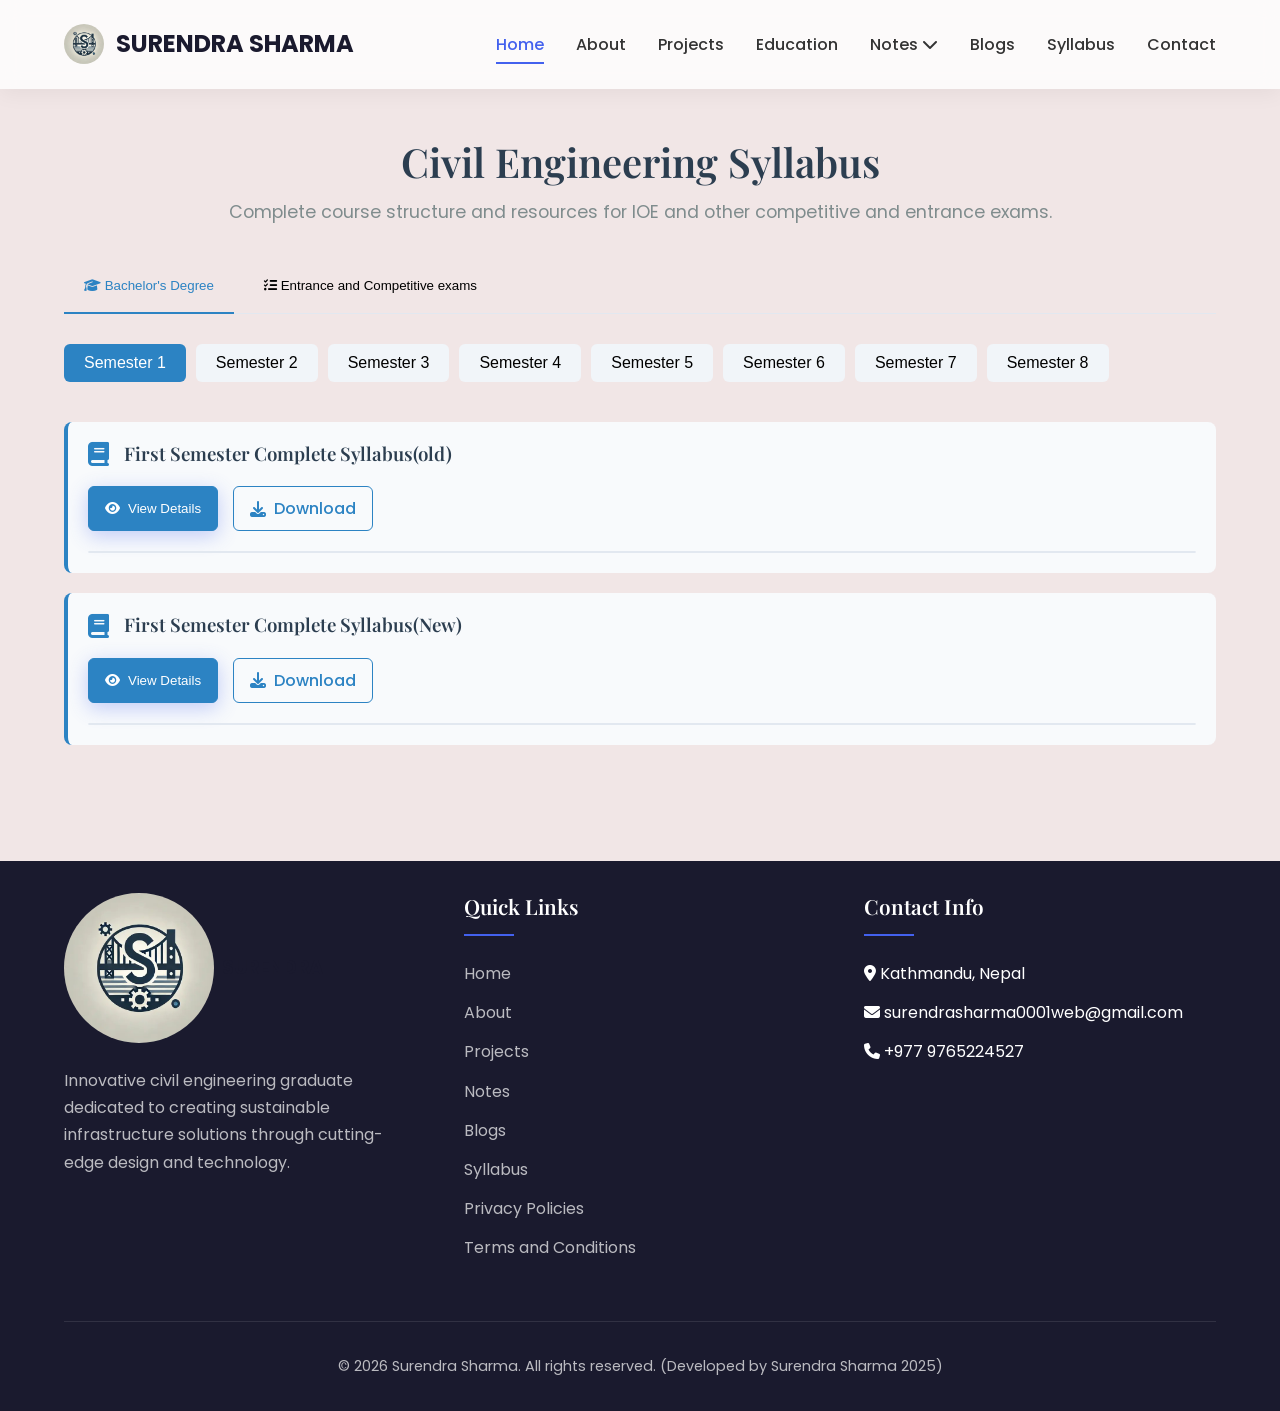
<file: syllabus.html>
<!DOCTYPE html>
<html lang="en">
<head>
    <meta charset="UTF-8">
    <meta name="viewport" content="width=device-width, initial-scale=1.0">
    <meta name='description' content='Civil Engineering Syllabus for Bachelor's degree and entrance exams including IOE M.Sc. Entrance, Loksewa Aayog, NEC License Exam, CAAN, and other competitive exams.'>
    <meta name='keywords' content='Civil Engineering, Syllabus, IOE M.Sc. Entrance, Loksewa Aayog, NEC License Exam, CAAN, Competitive Exams'>
    <title>Civil Engineering Syllabus | Surendra Sharma</title>
    <link rel="stylesheet" href="css/style.css" />
    
   <!-- Favicon -->
    <link rel="apple-touch-icon" sizes="180x180" href="apple-icon-180x180.png">
    <link rel="icon" type="image/png" sizes="32x32" href="favicon-32x32.png">
    <link rel="icon" type="image/png" sizes="16x16" href="favicon-16x16.png">
    <link rel="manifest" href="assets/favicon/site.webmanifest">
    
    <!-- Fonts -->
    <link rel="preconnect" href="https://fonts.googleapis.com">
    <link rel="preconnect" href="https://fonts.gstatic.com" crossorigin>
    <link href="https://fonts.googleapis.com/css2?family=Poppins:wght@300;400;500;600;700&family=Playfair+Display:wght@400;500;600;700&display=swap" rel="stylesheet">
    
    <!-- Icons -->
    <link rel="stylesheet" href="https://cdnjs.cloudflare.com/ajax/libs/font-awesome/6.4.0/css/all.min.css">
    
    <!-- CSS -->
    <style>
        /* Syllabus Page Specific Styles */
        .syllabus-header {
            margin-top: 40px;
            text-align: center;
            margin-bottom: 40px;
        }
        
        .syllabus-header h1 {
            font-size: 2.5rem;
            margin-bottom: 10px;
            color: #2c3e50;
        }
        
        .syllabus-header p {
            font-size: 1.1rem;
            color: #7f8c8d;
        }
        
        /* Tabs */
        .syllabus-tabs {
            display: flex;
            gap: 10px;
            margin-bottom: 30px;
            border-bottom: 1px solid #e2e8f0;
            padding-bottom: 10px;
        }
        
        .tab-btn {
            padding: 10px 20px;
            background: transparent;
            border: none;
            border-radius: 6px;
            cursor: pointer;
            font-weight: 500;
            transition: all 0.3s ease;
            position: relative;
        }
        
        .tab-btn.active {
            color: #2c83c3;
        }
        
        .tab-btn.active::after {
            content: '';
            position: absolute;
            bottom: -11px;
            left: 0;
            width: 100%;
            height: 2px;
            background: #2c83c3;
        }
        
        .tab-btn:hover:not(.active) {
            background: #f1f5f9;
        }
        
        .tab-content {
            display: none;
        }
        
        .tab-content.active {
            display: block;
            animation: fadeIn 0.5s ease;
        }
        
        /* Semester Selector */
        .semester-selector {
            margin-bottom: 30px;
            overflow-x: auto;
        }
        
        .semester-menu {
            display: flex;
            gap: 10px;
            padding-bottom: 10px;
        }
        
        .semester-btn {
            padding: 10px 20px;
            background: #f1f5f9;
            border: none;
            border-radius: 6px;
            cursor: pointer;
            font-weight: 500;
            transition: all 0.3s ease;
            white-space: nowrap;
            font-size: 1rem;
        }
        
        .semester-btn.active {
            background: #2c83c3;
            color: white;
        }
        
        .semester-btn:hover:not(.active) {
            background: #dbeafe;
        }
        
        /* Syllabus Content */
        .semester-content {
            display: none;
            animation: fadeIn 0.5s ease;
        }
        
        .semester-content.active {
            display: block;
        }
        
        .syllabus-item {
            background: #f8fafc;
            border-radius: 8px;
            padding: 20px;
            margin-bottom: 20px;
            border-left: 4px solid #2c83c3;
        }
        
        .syllabus-item h3 {
            margin-top: 0;
            display: flex;
            align-items: center;
            color: #2c3e50;
        }
        
        .syllabus-icon {
            font-size: 1.5rem;
            margin-right: 15px;
            color: #2c83c3;
        }

        
        .syllabus-actions {
            display: flex;
            gap: 15px;
            margin-top: 20px;
        }
        
        /* Exam Cards */
        .entrance-exams {
            display: grid;
            grid-template-columns: repeat(auto-fill, minmax(300px, 1fr));
            gap: 20px;
            margin-top: 30px;
        }
        
        .exam-card {
            background: #f8fafc;
            border-radius: 8px;
            padding: 20px;
            border-left: 4px solid #2c83c3;
        }
        
        .exam-icon {
            font-size: 2rem;
            color: #2c83c3;
            margin-bottom: 15px;
        }
        .exam-icon.dual-icon {
    display: flex;
    gap: 10px;
}
        
        .exam-card h3 {
            margin-top: 0;
            color: #2c3e50;
        }
        
        .exam-card p {
            color: #7f8c8d;
            margin-bottom: 20px;
        }
        
        .exam-actions {
            display: flex;
            gap: 10px;
        }
        
        .btn {
            padding: 8px 16px;
            border-radius: 6px;
            font-weight: 500;
            display: inline-flex;
            align-items: center;
            gap: 8px;
            text-decoration: none;
            transition: all 0.3s ease;
        }
        
        .btn-primary {
            background: #2c83c3;
            color: white;
            border: 1px solid #2c83c3;
        }
        
        .btn-primary:hover {
            background: #1a6fb0;
            border-color: #1a6fb0;
        }
        
        .btn-outline {
            background: transparent;
            color: #2c83c3;
            border: 1px solid #2c83c3;
        }
        
        .btn-outline:hover {
            background: #f1f5f9;
        }
        
        /* Improved PDF Viewer Styles */
.syllabus-pdf-view {
    position: relative;
    width: 100%;
    border: 1px solid #e2e8f0;
    border-radius: 8px;
    overflow: hidden;
    margin-top: 20px;
    background: #f8fafc;
}

.syllabus-pdf-view.fullscreen {
    position: fixed;
    top: 0;
    left: 0;
    right: 0;
    bottom: 0;
    width: 100%;
    height: 100%;
    z-index: 1000;
    margin: 0;
    border-radius: 0;
    background: white;
}

.syllabus-pdf-view iframe {
    width: 100%;
    height: 600px;
    border: none;
}

.pdf-controls {
    display: flex;
    justify-content: space-between;
    padding: 10px;
    background: #f1f5f9;
    border-top: 1px solid #e2e8f0;
}

.pdf-controls button {
    padding: 5px 10px;
    background: #2c83c3;
    color: white;
    border: none;
    border-radius: 4px;
    cursor: pointer;
    font-size: 0.9rem;
}

.pdf-controls button:hover {
    background: #1a6fb0;
}
        
        
        /* Responsive Adjustments */
        @media (max-width: 768px) {
            .syllabus-tabs {
                gap: 5px;
            }
            
            .tab-btn {
                padding: 8px 12px;
                font-size: 0.9rem;
            }
            
            .semester-menu {
                gap: 8px;
            }
            
            .semester-btn {
                padding: 8px 12px;
                font-size: 0.9rem;
            }
            
            .syllabus-actions, .exam-actions {
                flex-direction: column;
            }
            
            .entrance-exams {
                grid-template-columns: 1fr;
            }
            
            .syllabus-pdf-view {
                min-height: 400px;
            }
        }
        
        
        @keyframes fadeIn {
            from { opacity: 0; }
            to { opacity: 1; }
        }
    </style>
    <script async src="https://pagead2.googlesyndication.com/pagead/js/adsbygoogle.js?client=ca-pub-4566390961533557"
     crossorigin="anonymous"></script>
</head>
<body>
    <!-- Navigation -->
    <nav class="navbar">
        <div class="container nav-container">
            <a href="index.html" class="logo">
                <img src="assets/LOGO (1).jpg" alt="Surendra Sharma Logo" class="logo-img" loading="lazy">
                <span>SURENDRA SHARMA</span>
            </a>
            
            <button class="mobile-menu-btn" id="mobileMenuBtn">
                <i class="fas fa-bars"></i>
            </button>
            
            <ul class="nav-links" id="navLinks">
    <li><a href="index.html" class="active">Home</a></li>
    <li><a href="index.html#about">About</a></li>
    <li><a href="projects.html">Projects</a></li>
    <li><a href="index.html#education">Education</a></li>
    <li class="dropdown">
        <a href="#" onclick="event.preventDefault();">Notes <i class="fas fa-chevron-down"></i></a>
        <div class="dropdown-content">
            <a href="notes.html">Handwritten Notes</a>
            <a href="past-questions.html">Past Questions</a>
            <a href="lab-reports.html">Lab Reports</a>
        </div>
    </li>
    <li><a href="blogs.html">Blogs</a></li>
    <li><a href="syllabus.html">Syllabus</a></li>
    <li><a href="index.html#contact">Contact</a></li>
</ul>
        </div>
    </nav>

    <!-- Syllabus Section -->
    <section class="section syllabus">
        <div class="container">
            <div class="syllabus-header">
                <h1>Civil Engineering Syllabus</h1>
                <p>Complete course structure and resources for IOE and other competitive and entrance exams.</p>
            </div>
            
            <!-- Tabs -->
            <div class="syllabus-tabs">
                <button class="tab-btn active" data-tab="bachelor">
                    <i class="fas fa-graduation-cap"></i> Bachelor's Degree
                </button>
                <button class="tab-btn" data-tab="entrance">
                    <i class="fas fa-tasks"></i> Entrance and Competitive exams
                </button>
            </div>
            
            <!-- Bachelor's Degree Tab -->
            <div class="tab-content active" id="bachelor-tab">
                <!-- Semester Selector -->
                <div class="semester-selector">
                    <div class="semester-menu">
                        <button class="semester-btn active" data-semester="1">Semester 1</button>
                        <button class="semester-btn" data-semester="2">Semester 2</button>
                        <button class="semester-btn" data-semester="3">Semester 3</button>
                        <button class="semester-btn" data-semester="4">Semester 4</button>
                        <button class="semester-btn" data-semester="5">Semester 5</button>
                        <button class="semester-btn" data-semester="6">Semester 6</button>
                        <button class="semester-btn" data-semester="7">Semester 7</button>
                        <button class="semester-btn" data-semester="8">Semester 8</button>
                    </div>
                </div>
                
                <!-- Semester 1 Content -->
                <div class="semester-content active" data-semester="1">
                    <div class="syllabus-item">
                        <h3><i class="fas fa-book syllabus-icon"></i> First Semester Complete Syllabus(old)</h3>
                        <div class="syllabus-actions">
                            <button class="btn btn-primary view-details-btn" data-semester="1">
                                <i class="fas fa-eye"></i> View Details
                            </button>
                            <a href="assets/syllabus/sem1old.pdf" class="btn btn-outline" download>
                                <i class="fas fa-download"></i> Download
                            </a>
                        </div>
                        <div class="syllabus-pdf-view" id="semester-1-view">
                            <!-- PDF will be loaded here when View Details is clicked -->
                        </div>
                    </div>
                    <div class="syllabus-item">
                        <h3><i class="fas fa-book syllabus-icon"></i> First Semester Complete Syllabus(New)</h3>
                        <div class="syllabus-actions">
                            <button class="btn btn-primary view-details-btn" data-semester="1">
                                <i class="fas fa-eye"></i> View Details
                            </button>
                            <a href="assets/syllabus/sem1new.pdf" class="btn btn-outline" download>
                                <i class="fas fa-download"></i> Download
                            </a>
                        </div>
                        <div class="syllabus-pdf-view" id="semester-1-view">
                            <!-- PDF will be loaded here when View Details is clicked -->
                        </div>
                    </div>
                </div>
                
                <!-- Semester 2 Content -->
                <div class="semester-content" data-semester="2">
                    <div class="syllabus-item">
                        <h3><i class="fas fa-book syllabus-icon"></i> Second Semester Complete Syllabus(Old)</h3>
                        <div class="syllabus-actions">
                            <button class="btn btn-primary view-details-btn" data-semester="2">
                                <i class="fas fa-eye"></i> View Details
                            </button>
                            <a href="assets/syllabus/sem2old.pdf" class="btn btn-outline" download>
                                <i class="fas fa-download"></i> Download
                            </a>
                        </div>
                        <div class="syllabus-pdf-view" id="semester-2-view">
                            <!-- PDF will be loaded here when View Details is clicked -->
                        </div>
                    </div>
                </div>

                <!-- Semester 2 Content -->
                <div class="semester-content" data-semester="2">
                    <div class="syllabus-item">
                        <h3><i class="fas fa-book syllabus-icon"></i> Second Semester Complete Syllabus(New)</h3>
                        <div class="syllabus-actions">
                            <button class="btn btn-primary view-details-btn" data-semester="2">
                                <i class="fas fa-eye"></i> View Details
                            </button>
                            <a href="assets/syllabus/sem2new.pdf" class="btn btn-outline" download>
                                <i class="fas fa-download"></i> Download
                            </a>
                        </div>
                        <div class="syllabus-pdf-view" id="semester-2-view">
                            <!-- PDF will be loaded here when View Details is clicked -->
                        </div>
                    </div>
                </div>
                
                <!-- Add similar blocks for semesters 3-8 -->
                <!-- Semester 3 Content -->
                <div class="semester-content" data-semester="3">
                    <div class="syllabus-item">
                        <h3><i class="fas fa-book syllabus-icon"></i> Third Semester Complete Syllabus(Old)</h3>
                        <div class="syllabus-actions">
                            <button class="btn btn-primary view-details-btn" data-semester="3">
                                <i class="fas fa-eye"></i> View Details
                            </button>
                            <a href="assets/syllabus/sem3old.pdf" class="btn btn-outline" download>
                                <i class="fas fa-download"></i> Download
                            </a>
                        </div>
                        <div class="syllabus-pdf-view" id="semester-3-view">
                            <!-- PDF will be loaded here when View Details is clicked -->
                        </div>
                    </div>
                </div>

                <!-- Semester 3 Content -->
                <div class="semester-content" data-semester="3">
                    <div class="syllabus-item">
                        <h3><i class="fas fa-book syllabus-icon"></i> Third Semester Complete Syllabus(New)</h3>
                        <div class="syllabus-actions">
                            <button class="btn btn-primary view-details-btn" data-semester="3">
                                <i class="fas fa-eye"></i> View Details
                            </button>
                            <a href="assets/syllabus/sem3new.pdf" class="btn btn-outline" download>
                                <i class="fas fa-download"></i> Download
                            </a>
                        </div>
                        <div class="syllabus-pdf-view" id="semester-3-view">
                            <!-- PDF will be loaded here when View Details is clicked -->
                        </div>
                    </div>
                </div>
                <!-- Semester 4 Content -->
                <div class="semester-content" data-semester="4">
                    <div class="syllabus-item">
                        <h3><i class="fas fa-book syllabus-icon"></i> Fourth Semester Complete Syllabus(Old)</h3>
                        <div class="syllabus-actions">
                            <button class="btn btn-primary view-details-btn" data-semester="4">
                                <i class="fas fa-eye"></i> View Details
                            </button>
                            <a href="assets/syllabus/sem4old.pdf" class="btn btn-outline" download>
                                <i class="fas fa-download"></i> Download
                            </a>
                        </div>
                        <div class="syllabus-pdf-view" id="semester-4-view">
                            <!-- PDF will be loaded here when View Details is clicked -->
                        </div>
                    </div>
                </div>

                <!-- Semester 4 Content -->
                <div class="semester-content" data-semester="4">
                    <div class="syllabus-item">
                        <h3><i class="fas fa-book syllabus-icon"></i> Fourth Semester Complete Syllabus(New)</h3>
                        <div class="syllabus-actions">
                            <button class="btn btn-primary view-details-btn" data-semester="4">
                                <i class="fas fa-eye"></i> View Details
                            </button>
                            <a href="assets/syllabus/sem4new.pdf" class="btn btn-outline" download>
                                <i class="fas fa-download"></i> Download
                            </a>
                        </div>
                        <div class="syllabus-pdf-view" id="semester-4-view">
                            <!-- PDF will be loaded here when View Details is clicked -->
                        </div>
                    </div>
                </div>
                <!-- Semester 5 Content -->
                <div class="semester-content" data-semester="5">
                    <div class="syllabus-item">
                        <h3><i class="fas fa-book syllabus-icon"></i> Fifth Semester Complete Syllabus(Old)</h3>
                        <div class="syllabus-actions">
                            <button class="btn btn-primary view-details-btn" data-semester="5">
                                <i class="fas fa-eye"></i> View Details
                            </button>
                            <a href="assets/syllabus/sem5old.pdf" class="btn btn-outline" download>
                                <i class="fas fa-download"></i> Download
                            </a>
                        </div>
                        <div class="syllabus-pdf-view" id="semester-5-view">
                            <!-- PDF will be loaded here when View Details is clicked -->
                        </div>
                    </div>
                </div>
                <!-- Semester 5 Content -->
                <div class="semester-content" data-semester="5">
                    <div class="syllabus-item">
                        <h3><i class="fas fa-book syllabus-icon"></i> Fifth Semester Complete Syllabus(New)</h3>
                        <div class="syllabus-actions">
                            <button class="btn btn-primary view-details-btn" data-semester="5">
                                <i class="fas fa-eye"></i> View Details
                            </button>
                            <a href="assets/syllabus/sem5new.pdf" class="btn btn-outline" download>
                                <i class="fas fa-download"></i> Download
                            </a>
                        </div>
                        <div class="syllabus-pdf-view" id="semester-5-view">
                            <!-- PDF will be loaded here when View Details is clicked -->
                        </div>
                    </div>
                </div>
                 <!-- Semester 6 Content -->
                <div class="semester-content" data-semester="6">
                    <div class="syllabus-item">
                        <h3><i class="fas fa-book syllabus-icon"></i> Six Semester Complete Syllabus(Old)</h3>
                        <div class="syllabus-actions">
                            <button class="btn btn-primary view-details-btn" data-semester="6">
                                <i class="fas fa-eye"></i> View Details
                            </button>
                            <a href="assets/syllabus/sem6old.pdf" class="btn btn-outline" download>
                                <i class="fas fa-download"></i> Download
                            </a>
                        </div>
                        <div class="syllabus-pdf-view" id="semester-6-view">
                            <!-- PDF will be loaded here when View Details is clicked -->
                        </div>
                    </div>
                </div>
                <!-- Semester 6 Content -->
                <div class="semester-content" data-semester="6">
                    <div class="syllabus-item">
                        <h3><i class="fas fa-book syllabus-icon"></i> Sixth Semester Complete Syllabus(New)</h3>
                        <div class="syllabus-actions">
                            <button class="btn btn-primary view-details-btn" data-semester="6">
                                <i class="fas fa-eye"></i> View Details
                            </button>
                            <a href="assets/syllabus/sem6new.pdf" class="btn btn-outline" download>
                                <i class="fas fa-download"></i> Download
                            </a>
                        </div>
                        <div class="syllabus-pdf-view" id="semester-6-view">
                            <!-- PDF will be loaded here when View Details is clicked -->
                        </div>
                    </div>
                </div>
                 <!-- Semester 7 Content -->
                <div class="semester-content" data-semester="7">
                    <div class="syllabus-item">
                        <h3><i class="fas fa-book syllabus-icon"></i> Seventh Semester Complete Syllabus(Old)</h3>
                        <div class="syllabus-actions">
                            <button class="btn btn-primary view-details-btn" data-semester="7">
                                <i class="fas fa-eye"></i> View Details
                            </button>
                            <a href="assets/syllabus/sem7old.pdf" class="btn btn-outline" download>
                                <i class="fas fa-download"></i> Download
                            </a>
                        </div>
                        <div class="syllabus-pdf-view" id="semester-7-view">
                            <!-- PDF will be loaded here when View Details is clicked -->
                        </div>
                    </div>
                </div>
                 <!-- Semester 8 Content -->
                <div class="semester-content" data-semester="8">
                    <div class="syllabus-item">
                        <h3><i class="fas fa-book syllabus-icon"></i> Eight Semester Complete Syllabus(Old)</h3>
                        <div class="syllabus-actions">
                            <button class="btn btn-primary view-details-btn" data-semester="8">
                                <i class="fas fa-eye"></i> View Details
                            </button>
                            <a href="assets/syllabus/sem8old.pdf" class="btn btn-outline" download>
                                <i class="fas fa-download"></i> Download
                            </a>
                        </div>
                        <div class="syllabus-pdf-view" id="semester-8-view">
                            <!-- PDF will be loaded here when View Details is clicked -->
                        </div>
                    </div>
                </div>
                
                <!-- Continue with semesters 4-8 following the same pattern -->
            </div>
            
            <!-- Entrance Exams Tab -->
            <div class="tab-content" id="entrance-tab">
                <div class="entrance-exams">
                    <div class="exam-card">
                        <div class="exam-icon">
                            <i class="fas fa-university"></i>
                        </div>
                        <h3>IOE M.Sc. Entrance</h3>
                        <p>Syllabus for Master's degree entrance examination in Civil Engineering and Others at IOE</p>
                        <div class="exam-actions">
                            <button class="btn btn-outline view-details-btn" data-exam="msc-entrance">
                                <i class="fas fa-eye"></i> View Details
                            </button>
                            <a href="assets/syllabus/mscentrance-2081.pdf" class="btn btn-primary" download>
                                <i class="fas fa-download"></i> Download
                            </a>
                        </div>
                        <div class="syllabus-pdf-view" id="msc-entrance-view">
                            <!-- PDF will be loaded here when View Details is clicked -->
                        </div>
                    </div>
                    
                    <div class="exam-card">
                        <div class="exam-icon">
                            <i class="fas fa-landmark"></i>
                        </div>
                        <h3>Loksewa Aayog</h3>
                        <p>Civil Engineering syllabus for Public Service Commission examinations 7th level.</p>
                        <div class="exam-actions">
                            <button class="btn btn-outline view-details-btn" data-exam="loksewa">
                                <i class="fas fa-eye"></i> View Details
                            </button>
                            <a href="assets/syllabus/Loksewa7thlevel.pdf" class="btn btn-primary" download>
                                <i class="fas fa-download"></i> Download
                            </a>
                        </div>
                        <div class="syllabus-pdf-view" id="loksewa-view">
                            <!-- PDF will be loaded here when View Details is clicked -->
                        </div>
                    </div>
                    
                    <div class="exam-card">
                        <div class="exam-icon">
                            <i class="fas fa-id-card"></i>
                        </div>
                        <h3>NEC License Exam</h3>
                        <p>Syllabus for Nepal Engineering Council licensing examination</p>
                        <div class="exam-actions">
                            <button class="btn btn-outline view-details-btn" data-exam="nec-license">
                                <i class="fas fa-eye"></i> View Details
                            </button>
                            <a href="assets/syllabus/NEClicense.pdf" class="btn btn-primary" download>
                                <i class="fas fa-download"></i> Download
                            </a>
                        </div>
                        <div class="syllabus-pdf-view" id="nec-license-view">
                            <!-- PDF will be loaded here when View Details is clicked -->
                        </div>
                    </div>
                    <div class="exam-card">
                        <div class="exam-icon">
                            <i class="fas fa-plane-departure"></i>
        <i class="fas fa-building"></i>
                        </div>
                        <h3>CAAN</h3>
                        <p>Civil Aviation Authority of Nepal 7th level examination divided into two phase written and interview.Written examination of 200 marks and oral of 30 marks for those who has been selected from written examination.</p>
                        <div class="exam-actions">
                            <button class="btn btn-outline view-details-btn" data-exam="loksewa">
                                <i class="fas fa-eye"></i> View Details
                            </button>
                            <a href="assets/syllabus/CAAN7thlevel.pdf" class="btn btn-primary" download>
                                <i class="fas fa-download"></i> Download
                            </a>
                        </div>
                        <div class="syllabus-pdf-view" id="loksewa-view">
                            <!-- PDF will be loaded here when View Details is clicked -->
                        </div>
                    </div>
                    <div class="exam-card">
                        <div class="exam-icon">
                            <i class="fas fa-graduation-cap"></i>
                        </div>
                        <h3>Other Competitive Exams(WILL BE ADDED LATER)</h3>
                        <p>Collection of syllabi for various competitive examinations</p>
                        <div class="exam-actions">
                            <button class="btn btn-outline view-details-btn" data-exam="other-exams">
                                <i class="fas fa-eye"></i> View Details
                            </button>
                            <a href="assets/syllabus/other-exams.pdf" class="btn btn-primary" download>
                                <i class="fas fa-download"></i> Download
                            </a>
                        </div>
                        <div class="syllabus-pdf-view" id="other-exams-view">
                            <!-- PDF will be loaded here when View Details is clicked -->
                        </div>
                    </div>
                </div>
            </div>
        </div>
    </section>
  <!-- Footer -->
    <footer>
        <div class="container">
            <div class="footer-content">
                <div class="footer-col">
                    <div class="logo">
                        <img src="assets/LOGO (1).jpg" alt="Surendra Sharma Logo" loading="lazy">
                        <span>SURENDRA</span>
                    </div>
                    <p>Innovative civil engineering graduate dedicated to creating sustainable infrastructure solutions through cutting-edge design and technology.</p>
                </div>
                
                <div class="footer-col">
                    <h3>Quick Links</h3>
                    <ul class="footer-links">
                        <li><a href="index.html">Home</a></li>
                        <li><a href="index.html#about">About</a></li>
                        <li><a href="projects.html">Projects</a></li>
                        <li><a href="notes.html">Notes</a></li>
                        <li><a href="blogs.html">Blogs</a></li>
                        <li><a href="syllabus.html">Syllabus</a></li>
                        <li><a href="policies.html">Privacy Policies</a></li>
                        <li><a href="terms.html">Terms and Conditions</a></li>
                    </ul>
                    </ul>
                </div>
                
                <div class="footer-col">
                    <h3>Contact Info</h3>
                    <ul class="footer-links">
                        <li><i class="fas fa-map-marker-alt"></i> Kathmandu, Nepal</li>
                        <li><i class="fas fa-envelope"></i> surendrasharma0001web@gmail.com</li>
                        <li><i class="fas fa-phone"></i> +977  9765224527</li>
                    </ul>
                </div>
            </div>
            
            <div class="footer-bottom">
                <p>&copy; 2026 Surendra Sharma. All rights reserved.
                    (Developed by Surendra Sharma 2025)
                </p>
            </div>
        </div>
    </footer>


    <!-- Back to Top Button -->
    <a href="#" class="back-to-top" id="backToTop">
        <i class="fas fa-arrow-up"></i>
    </a>

        <!-- JavaScript -->
   <script>
    // Mobile Menu Toggle
    const mobileMenuBtn = document.getElementById('mobileMenuBtn');
    const navLinks = document.getElementById('navLinks');
    
    mobileMenuBtn.addEventListener('click', () => {
        navLinks.classList.toggle('active');
        mobileMenuBtn.innerHTML = navLinks.classList.contains('active') ? 
            '<i class="fas fa-times"></i>' : '<i class="fas fa-bars"></i>';
    });
    
    // Navbar Scroll Effect
    window.addEventListener('scroll', () => {
        const navbar = document.querySelector('.navbar');
        navbar.classList.toggle('scrolled', window.scrollY > 50);
    });
    
    // Back to Top Button
    const backToTop = document.getElementById('backToTop');
    
    window.addEventListener('scroll', () => {
        backToTop.classList.toggle('active', window.scrollY > 300);
    });
    
    // Tab Switching
    function setupTabs() {
        const tabButtons = document.querySelectorAll('.tab-btn');
        const tabContents = document.querySelectorAll('.tab-content');

        tabButtons.forEach(btn => {
            btn.addEventListener('click', () => {
                const tab = btn.dataset.tab;
                
                tabButtons.forEach(b => b.classList.remove('active'));
                btn.classList.add('active');
                
                tabContents.forEach(content => {
                    content.classList.remove('active');
                });
                
                document.getElementById(`${tab}-tab`).classList.add('active');
            });
        });
    }

    // Semester Switching - Fixed Version
    function setupSemesterSwitching() {
        const semesterButtons = document.querySelectorAll('.semester-btn');
        const semesterContents = document.querySelectorAll('.semester-content');

        semesterButtons.forEach(btn => {
            btn.addEventListener('click', function() {
                const semester = this.dataset.semester;
                
                // Update buttons
                semesterButtons.forEach(b => b.classList.remove('active'));
                this.classList.add('active');
                
                // Update content
                semesterContents.forEach(content => {
                    content.classList.remove('active');
                    if(content.dataset.semester === semester) {
                        content.classList.add('active');
                    }
                });
            });
        });

        // Activate first semester by default
        if(document.querySelector('.semester-btn.active') === null && semesterButtons.length > 0) {
            semesterButtons[0].classList.add('active');
            document.querySelector(`.semester-content[data-semester="${semesterButtons[0].dataset.semester}"]`).classList.add('active');
        }
    }

    // PDF Viewer - Fixed Version
   function setupViewDetails() {
    document.querySelectorAll('.view-details-btn').forEach(btn => {
        btn.addEventListener('click', function() {
            const container = this.closest('.syllabus-item, .exam-card');
            const pdfView = container.querySelector('.syllabus-pdf-view');
            const downloadLink = container.querySelector('a[download]');
            const pdfPath = downloadLink ? downloadLink.getAttribute('href') : '';
            
            if (!pdfPath) return;
            
            // Toggle view
            const isOpening = !pdfView.classList.contains('active');
            pdfView.classList.toggle('active');
            
            // Update all buttons in this container
            container.querySelectorAll('.view-details-btn').forEach(b => {
                const icon = b.querySelector('i');
                if (isOpening) {
                    icon.classList.replace('fa-eye', 'fa-times');
                    b.textContent = ' Close Viewer';
                    b.prepend(icon);
                } else {
                    icon.classList.replace('fa-times', 'fa-eye');
                    b.textContent = ' View Details';
                    b.prepend(icon);
                    pdfView.classList.remove('fullscreen');
                }
            });
            
            // Handle PDF display
            if (isOpening) {
                pdfView.innerHTML = `
                    <div style="width:100%;height:100%;display:flex;flex-direction:column;">
                        <iframe src="${pdfPath}" width="100%" height="100%" style="border:none;"></iframe>
                        <div class="pdf-controls">
                            <button class="fullscreen-btn">
                                <i class="fas fa-expand"></i> Fullscreen
                            </button>
                            <div>
                                <a href="${pdfPath}" download style="color:white;text-decoration:none;margin-right:10px;">
                                    <i class="fas fa-download"></i> Download
                                </a>
                                <a href="${pdfPath}" target="_blank" style="color:white;text-decoration:none;">
                                    <i class="fas fa-external-link-alt"></i> Open in new tab
                                </a>
                            </div>
                        </div>
                    </div>
                `;
                
                // Add fullscreen functionality
                pdfView.querySelector('.fullscreen-btn').addEventListener('click', function() {
                    pdfView.classList.toggle('fullscreen');
                    this.innerHTML = pdfView.classList.contains('fullscreen') 
                        ? '<i class="fas fa-compress"></i> Exit Fullscreen' 
                        : '<i class="fas fa-expand"></i> Fullscreen';
                });
            } else {
                pdfView.innerHTML = '';
            }
        });
    });
}


    // Initialize everything
    document.addEventListener('DOMContentLoaded', function() {
        setupTabs();
        setupSemesterSwitching();
        setupViewDetails();
    });
    
</script>
</body>
</html>
</file>
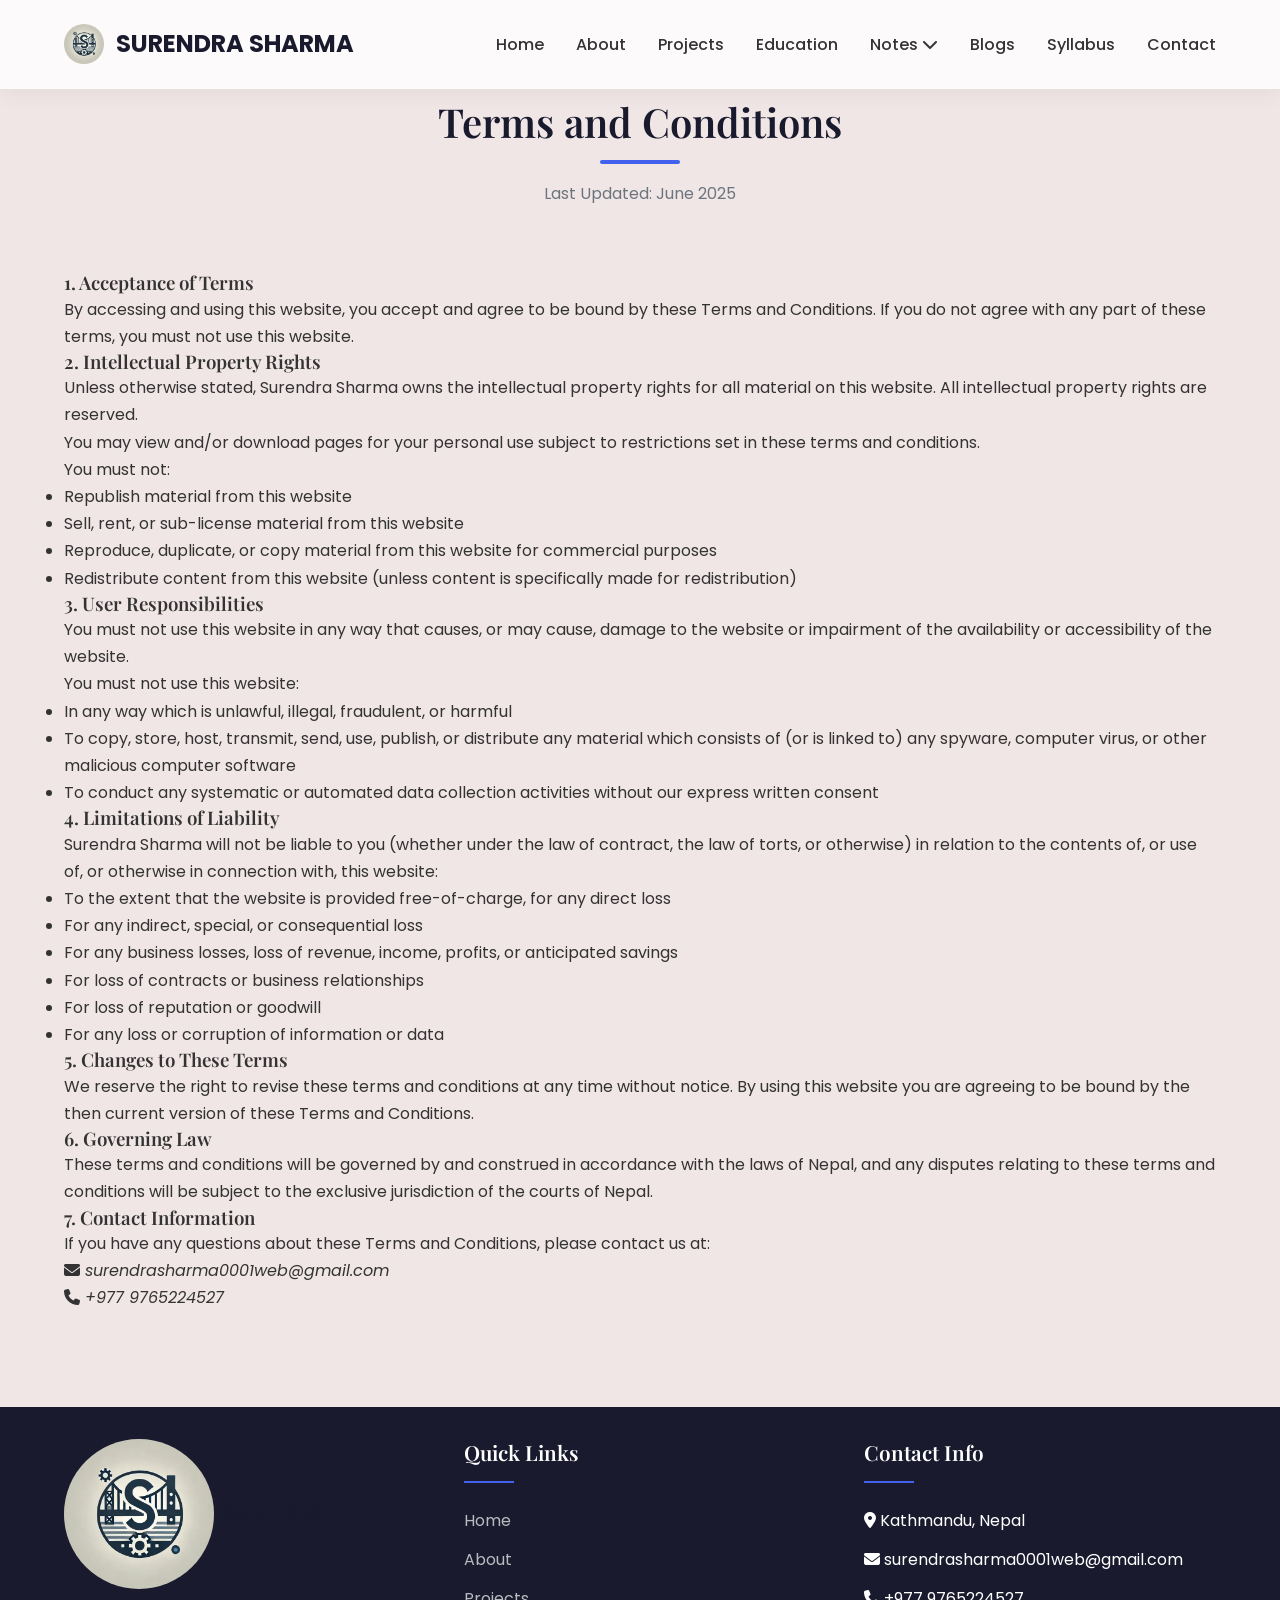
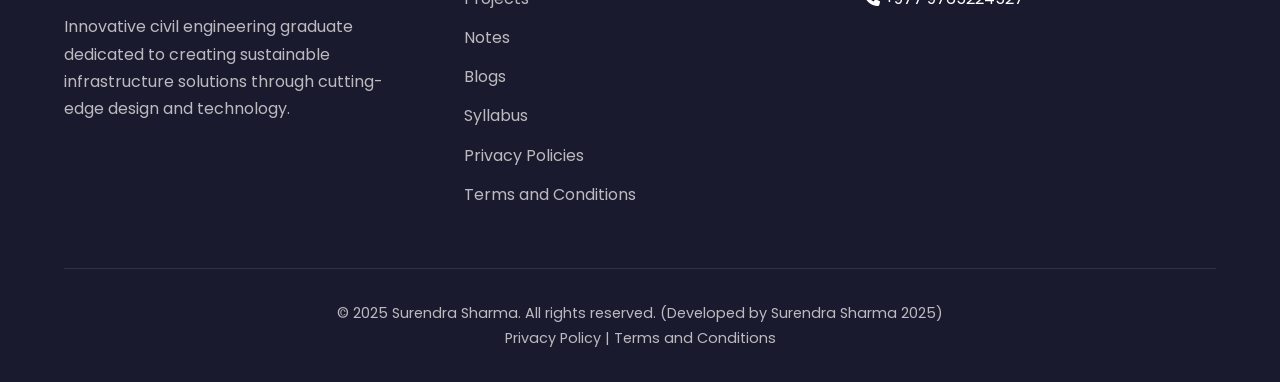
<file: terms.html>
<!DOCTYPE html>
<html lang="en">
<head>
    <meta charset="UTF-8">
    <meta name="viewport" content="width=device-width, initial-scale=1.0">
    <title>Terms and Conditions | Surendra Sharma - Civil Engineer</title>
    <link rel="stylesheet" href="css/style.css" />
    <meta name="description" content="Terms and conditions for using Surendra Sharma's website and services.">
    
    <!-- Favicon -->
    <link rel="apple-touch-icon" sizes="180x180" href="apple-icon-180x180.png">
    <link rel="icon" type="image/png" sizes="32x32" href="favicon-32x32.png">
    <link rel="icon" type="image/png" sizes="16x16" href="favicon-16x16.png">
    <link rel="manifest" href="assets/favicon/site.webmanifest">
    
    <!-- Fonts -->
    <link rel="preconnect" href="https://fonts.googleapis.com">
    <link rel="preconnect" href="https://fonts.gstatic.com" crossorigin>
    <link href="https://fonts.googleapis.com/css2?family=Poppins:wght@300;400;500;600;700&family=Playfair+Display:wght@400;500;600;700&display=swap" rel="stylesheet">
    
    <!-- Icons -->
    <link rel="stylesheet" href="https://cdnjs.cloudflare.com/ajax/libs/font-awesome/6.4.0/css/all.min.css">
    
    <!-- CSS -->
</head>
<body>
    <!-- Navigation -->
    <nav class="navbar">
        <div class="container nav-container">
            <a href="index.html" class="logo">
                <img src="assets/LOGO (1).jpg" alt="Surendra Sharma Logo" class="logo-img" loading="lazy">
                <span>SURENDRA SHARMA</span>
            </a>
            
            <button class="mobile-menu-btn" id="mobileMenuBtn">
                <i class="fas fa-bars"></i>
            </button>
            
            <ul class="nav-links" id="navLinks">
                <li><a href="index.html">Home</a></li>
                <li><a href="index.html#about">About</a></li>
                <li><a href="projects.html">Projects</a></li>
                <li><a href="index.html#education">Education</a></li>
                <li class="dropdown">
                    <a href="#" onclick="event.preventDefault();">Notes <i class="fas fa-chevron-down"></i></a>
                    <div class="dropdown-content">
                        <a href="notes.html">Handwritten Notes</a>
                        <a href="past-questions.html">Past Questions</a>
                        <a href="lab-reports.html">Lab Reports</a>
                    </div>
                </li>
                <li><a href="blogs.html">Blogs</a></li>
                <li><a href="syllabus.html">Syllabus</a></li>
                <li><a href="index.html#contact">Contact</a></li>
            </ul>
        </div>
    </nav>

    <!-- Terms and Conditions Section -->
    <section id="terms" class="section">
        <div class="container">
            <div class="section-title">
                <h2>Terms and Conditions</h2>
                <p>Last Updated: June 2025</p>
            </div>
            
            <div class="terms-content">
                <article class="terms-article">
                    <h3>1. Acceptance of Terms</h3>
                    <p>By accessing and using this website, you accept and agree to be bound by these Terms and Conditions. If you do not agree with any part of these terms, you must not use this website.</p>
                </article>
                
                <article class="terms-article">
                    <h3>2. Intellectual Property Rights</h3>
                    <p>Unless otherwise stated, Surendra Sharma owns the intellectual property rights for all material on this website. All intellectual property rights are reserved.</p>
                    <p>You may view and/or download pages for your personal use subject to restrictions set in these terms and conditions.</p>
                    <p>You must not:</p>
                    <ul>
                        <li>Republish material from this website</li>
                        <li>Sell, rent, or sub-license material from this website</li>
                        <li>Reproduce, duplicate, or copy material from this website for commercial purposes</li>
                        <li>Redistribute content from this website (unless content is specifically made for redistribution)</li>
                    </ul>
                </article>
                
                <article class="terms-article">
                    <h3>3. User Responsibilities</h3>
                    <p>You must not use this website in any way that causes, or may cause, damage to the website or impairment of the availability or accessibility of the website.</p>
                    <p>You must not use this website:</p>
                    <ul>
                        <li>In any way which is unlawful, illegal, fraudulent, or harmful</li>
                        <li>To copy, store, host, transmit, send, use, publish, or distribute any material which consists of (or is linked to) any spyware, computer virus, or other malicious computer software</li>
                        <li>To conduct any systematic or automated data collection activities without our express written consent</li>
                    </ul>
                </article>
                
                <article class="terms-article">
                    <h3>4. Limitations of Liability</h3>
                    <p>Surendra Sharma will not be liable to you (whether under the law of contract, the law of torts, or otherwise) in relation to the contents of, or use of, or otherwise in connection with, this website:</p>
                    <ul>
                        <li>To the extent that the website is provided free-of-charge, for any direct loss</li>
                        <li>For any indirect, special, or consequential loss</li>
                        <li>For any business losses, loss of revenue, income, profits, or anticipated savings</li>
                        <li>For loss of contracts or business relationships</li>
                        <li>For loss of reputation or goodwill</li>
                        <li>For any loss or corruption of information or data</li>
                    </ul>
                </article>
                
                <article class="terms-article">
                    <h3>5. Changes to These Terms</h3>
                    <p>We reserve the right to revise these terms and conditions at any time without notice. By using this website you are agreeing to be bound by the then current version of these Terms and Conditions.</p>
                </article>
                
                <article class="terms-article">
                    <h3>6. Governing Law</h3>
                    <p>These terms and conditions will be governed by and construed in accordance with the laws of Nepal, and any disputes relating to these terms and conditions will be subject to the exclusive jurisdiction of the courts of Nepal.</p>
                </article>
                
                <article class="terms-article">
                    <h3>7. Contact Information</h3>
                    <p>If you have any questions about these Terms and Conditions, please contact us at:</p>
                    <address>
                        <p><i class="fas fa-envelope"></i> surendrasharma0001web@gmail.com</p>
                        <p><i class="fas fa-phone"></i> +977 9765224527</p>
                    </address>
                </article>
            </div>
        </div>
    </section>

    <!-- Footer -->
    <footer>
        <div class="container">
            <div class="footer-content">
                <div class="footer-col">
                    <div class="logo">
                        <img src="assets/LOGO (1).jpg" alt="Surendra Sharma Logo" loading="lazy">
                        <span>SURENDRA</span>
                    </div>
                    <p>Innovative civil engineering graduate dedicated to creating sustainable infrastructure solutions through cutting-edge design and technology.</p>
                </div>
                
                <div class="footer-col">
                    <h3>Quick Links</h3>
                    <ul class="footer-links">
                        <li><a href="index.html">Home</a></li>
                        <li><a href="#about">About</a></li>
                        <li><a href="projects.html">Projects</a></li>
                        <li><a href="notes.html">Notes</a></li>
                        <li><a href="blogs.html">Blogs</a></li>
                        <li><a href="syllabus.html">Syllabus</a></li>
                        <li><a href="policies.html">Privacy Policies</a></li>
                        <li><a href="terms.html">Terms and Conditions</a></li>
                    </ul>
                </div>
                
                <div class="footer-col">
                    <h3>Contact Info</h3>
                    <ul class="footer-links">
                        <li><i class="fas fa-map-marker-alt"></i> Kathmandu, Nepal</li>
                        <li><i class="fas fa-envelope"></i> surendrasharma0001web@gmail.com</li>
                        <li><i class="fas fa-phone"></i> +977 9765224527</li>
                    </ul>
                </div>
            </div>
            
            <div class="footer-bottom">
                <p>&copy; 2025 Surendra Sharma. All rights reserved.
                    (Developed by Surendra Sharma 2025)
                </p>
                <p><a href="policies.html">Privacy Policy</a> | <a href="terms.html">Terms and Conditions</a></p>
            </div>
        </div>
    </footer>

    <!-- Back to Top Button -->
    <a href="#" class="back-to-top" id="backToTop">
        <i class="fas fa-arrow-up"></i>
    </a>

    <!-- JavaScript -->
    <script>
        // Mobile Menu Toggle
        const mobileMenuBtn = document.getElementById('mobileMenuBtn');
        const navLinks = document.getElementById('navLinks');
        
        mobileMenuBtn.addEventListener('click', () => {
            navLinks.classList.toggle('active');
            mobileMenuBtn.innerHTML = navLinks.classList.contains('active') ? 
                '<i class="fas fa-times"></i>' : '<i class="fas fa-bars"></i>';
        });
        
        // Navbar Scroll Effect
        window.addEventListener('scroll', () => {
            const navbar = document.querySelector('.navbar');
            navbar.classList.toggle('scrolled', window.scrollY > 50);
        });
        
        // Back to Top Button
        const backToTop = document.getElementById('backToTop');
        
        window.addEventListener('scroll', () => {
            backToTop.classList.toggle('active', window.scrollY > 300);
        });
        
        // Smooth Scrolling for Navigation Links and Back to Top
        document.querySelectorAll('a[href^="#"]').forEach(anchor => {
            anchor.addEventListener('click', function(e) {
                e.preventDefault();
                
                // Handle back to top separately
                if(this.getAttribute('href') === '#') {
                    window.scrollTo({
                        top: 0,
                        behavior: 'smooth'
                    });
                    return;
                }
               
                const target = document.querySelector(this.getAttribute('href'));
                if(target) {
                    window.scrollTo({
                        top: target.offsetTop - 80,
                        behavior: 'smooth'
                    });
                    
                    // Close mobile menu if open
                    navLinks.classList.remove('active');
                    mobileMenuBtn.innerHTML = '<i class="fas fa-bars"></i>';
                }
            });
        });

        // Animation on Scroll
        document.addEventListener('DOMContentLoaded', () => {
            const animateElements = document.querySelectorAll('.terms-article');
            
            const observer = new IntersectionObserver((entries) => {
                entries.forEach(entry => {
                    if(entry.isIntersecting) {
                        entry.target.style.opacity = 1;
                        entry.target.style.transform = 'translateY(0)';
                    }
                });
            }, { threshold: 0.1 });
            
            animateElements.forEach(el => {
                el.style.opacity = 0;
                el.style.transform = 'translateY(30px)';
                el.style.transition = 'opacity 0.6s ease, transform 0.6s ease';
                observer.observe(el);
            });
        });
    </script>
</body>
</html>
</file>
<file: css/style.css>
:root {
            /* Color Scheme */
            --primary: #4361ee;
            --primary-dark: #3a56d4;
            --secondary: #3f37c9;
            --accent: #4895ef;
            --dark: #1a1a2e;
            --light: #f8f9fa;
            --text: #333333;
            --text-light: #6c757d;
            
            /* Spacing */
            --section-padding: 6rem 0;
            --container-width: 1200px;
            --gap: 2rem;
            
            /* Effects */
            --shadow: 0 10px 30px rgba(0, 0, 0, 0.1);
            --shadow-hover: 0 15px 40px rgba(0, 0, 0, 0.15);
            --transition: all 0.4s cubic-bezier(0.175, 0.885, 0.32, 1.1);
            --border-radius: 12px;
        }
        
        * {
            margin: 0;
            padding: 0;
            box-sizing: border-box;
        }
        
        body {
            font-family: 'Poppins', sans-serif;
            line-height: 1.7;
            color: var(--text);
            background-color: var(--light);
            overflow-x: hidden;
        }
        
        h1, h2, h3, h4 {
            font-family: 'Playfair Display', serif;
            font-weight: 600;
            line-height: 1.3;
        }
        
        a {
            text-decoration: none;
            color: inherit;
        }
        
        img {
            max-width: 100%;
            height: auto;
            display: block;
        }
        
        .container {
            width: 90%;
            max-width: var(--container-width);
            margin: 0 auto;
        }
        
        .section {
            padding: var(--section-padding);
            position: relative;
            background-color: rgb(241, 230, 230);
        }
        
        .section-title {
            text-align: center;
            margin-bottom: 4rem;
        }
        
        .section-title h2 {
            font-size: 2.5rem;
            color: var(--dark);
            position: relative;
            display: inline-block;
            padding-bottom: 1rem;
        }
        
        .section-title h2::after {
            content: '';
            position: absolute;
            bottom: 0;
            left: 50%;
            transform: translateX(-50%);
            width: 80px;
            height: 4px;
            background: var(--primary);
            border-radius: 2px;
        }
        
        .section-title p {
            color: var(--text-light);
            max-width: 700px;
            margin: 1rem auto 0;
        }
        
        /* Navigation */
        /* Navigation */
        .navbar {
            position: fixed;
            top: 0;
            left: 0;
            width: 100%;
            padding: 1.5rem 0;
            background-color: rgba(255, 255, 255, 0.8);
            box-shadow: 0 5px 20px rgba(0, 0, 0, 0.05);
            z-index: 1000;
            transition: var(--transition);
            backdrop-filter: blur(10px);
        }
        
        .navbar.scrolled {
            padding: 1rem 0;
            box-shadow: 0 5px 30px rgba(0, 0, 0, 0.1);
        }
        
        .nav-container {
            display: flex;
            justify-content: space-between;
            align-items: center;
        }
        
        .logo {
            display: flex;
            align-items: center;
            gap: 0.75rem;
            font-weight: 700;
            font-size: 1.5rem;
            color: var(--dark);
        }
        
        .logo-img {
            height: 40px;
            width: auto;
            border-radius: 50%;
        }
        
        .nav-links {
            display: flex;
            gap: 2rem;
            list-style: none;
        }
        
        .nav-links a {
            font-weight: 500;
            position: relative;
            padding: 0.5rem 0;
            transition: var(--transition);
        }
        
        .nav-links a::after {
            content: '';
            position: absolute;
            bottom: 0;
            left: 0;
            width: 0;
            height: 2px;
            background: var(--primary);
            transition: var(--transition);
        }
        
        .nav-links a:hover::after,
        .nav-links a.active::after {
            width: 100%;
        }
        
        .nav-links a.active {
            color: var(--primary);
        }
        
        .mobile-menu-btn {
            display: none;
            background: none;
            border: none;
            font-size: 1.5rem;
            color: var(--dark);
            cursor: pointer;
        }
          /* Dropdown Menu Styles */
        .dropdown {
            position: relative;
        }
        
        .dropdown-content {
            display: none;
            position: absolute;
            top: 100%;
            left: 0;
            background-color: white;
            min-width: 200px;
            box-shadow: 0 8px 16px rgba(0,0,0,0.1);
            border-radius: var(--border-radius);
            z-index: 1;
            opacity: 0;
            transform: translateY(10px);
            transition: var(--transition);
        }
        
        .dropdown:hover .dropdown-content {
            display: block;
            opacity: 1;
            transform: translateY(0);
        }
        
        .dropdown-content a {
            color: var(--text);
            padding: 12px 16px;
            display: block;
            font-size: 0.9rem;
            border-bottom: 1px solid rgba(0,0,0,0.05);
        }
        
        .dropdown-content a:hover {
            background-color: rgba(67, 97, 238, 0.1);
            color: var(--primary);
        }
        
        .dropdown-content a::after {
            display: none;
        }
        
           /* For mobile */
@media (max-width: 768px) {
    .dropdown-content {
        display: none;
        position: absolute;
        width: 100%;
        box-shadow: none;
        pointer-events: auto; /* Ensures links are always clickable */
        animation: fadeIn 0.3s ease;
    }
    
    .dropdown.active .dropdown-content {
        display: block;
    }
    
    .dropdown-content a {
        padding: 0.8rem 1rem;
        text-align: center;
        color: var(--text);
        display: block;
        border-bottom: 1px solid rgba(0,0,0,0.05);
    }
    
    .dropdown-content a:hover,
    .dropdown-content a:focus {
        background-color: rgba(67, 97, 238, 0.1);
    }
    
    @keyframes fadeIn {
        from { opacity: 0; transform: translateY(-10px); }
        to { opacity: 1; transform: translateY(0); }
    }
        }
            
        /* Hero Section */
        .hero {
            min-height: 100vh;
            display: flex;
            align-items: center;
            padding-top: 6rem;
            background: linear-gradient(135deg, rgba(67, 97, 238, 0.1) 0%, rgba(72, 149, 239, 0.1) 100%), 
                        url('assets/hero-bg.jpg') center/cover no-repeat;
            position: relative;
            overflow: hidden;
        }
        
        .hero::before {
            content: '';
            position: absolute;
            top: 0;
            left: 0;
            width: 100%;
            height: 100%;
            background: linear-gradient(to right, rgba(255,255,255,0.9) 0%, rgba(255,255,255,0.7) 100%);
            z-index: 0;
        }
        
        .hero-content {
            position: relative;
            z-index: 1;
            max-width: 800px;
        }
        
        .hero h1 {
            font-size: 3.5rem;
            margin-bottom: 1.5rem;
            color: var(--dark);
            line-height: 1.2;
        }
        
        .hero h1 span {
            color: var(--primary);
        }
        
        .hero h2 {
            font-size: 1.8rem;
            font-weight: 400;
            margin-bottom: 2rem;
            color: var(--text-light);
        }
        
        .hero p {
            font-size: 1.1rem;
            margin-bottom: 3rem;
            color: var(--text);
            max-width: 600px;
        }
        
        .hero-btns {
            display: flex;
            gap: 1.5rem;
        }
        
        /* Buttons */
        .btn {
            display: inline-flex;
            align-items: center;
            gap: 0.5rem;
            padding: 0.9rem 2rem;
            border-radius: var(--border-radius);
            font-weight: 500;
            transition: var(--transition);
            border: none;
            cursor: pointer;
        }
        
        .btn-primary {
            background: var(--primary);
            color: white;
            box-shadow: 0 5px 20px rgba(67, 97, 238, 0.3);
        }
        
        .btn-primary:hover {
            background: var(--primary-dark);
            transform: translateY(-3px);
            box-shadow: 0 8px 25px rgba(67, 97, 238, 0.4);
        }
        
        .btn-outline {
            background: transparent;
            border: 2px solid var(--primary);
            color: var(--primary);
        }
        
        .btn-outline:hover {
            background: var(--primary);
            color: white;
            transform: translateY(-3px);
            box-shadow: 0 5px 20px rgba(67, 97, 238, 0.3);
        }
        
        /* About Section */
        .about {
            background-color: white;
        }
        
        .about-content {
            display: grid;
            grid-template-columns: 1fr 1fr;
            gap: 4rem;
            align-items: center;
        }
        
        .about-img {
            position: relative;
            border-radius: var(--border-radius);
            overflow: hidden;
            box-shadow: var(--shadow);
            transition: var(--transition);
            height: 500px;
        }
        
        .about-img:hover {
            transform: translateY(-10px);
            box-shadow: var(--shadow-hover);
        }
        
        .about-img img {
            width: 100%;
            height: 100%;
            object-fit: cover;
        }
        
        .about-text h3 {
            font-size: 2rem;
            margin-bottom: 1.5rem;
            color: var(--dark);
        }
        
        .about-text p {
            margin-bottom: 1.5rem;
            color: var(--text-light);
        }
        
        .skills-list {
            display: flex;
            flex-wrap: wrap;
            gap: 1rem;
            margin-top: 2rem;
        }
        
        .skill {
            background: rgba(67, 97, 238, 0.1);
            color: var(--primary);
            padding: 0.6rem 1.2rem;
            border-radius: 50px;
            font-size: 0.9rem;
            font-weight: 500;
            transition: var(--transition);
        }
        
        .skill:hover {
            background: var(--primary);
            color: white;
            transform: translateY(-3px);
        }
        
        /* Education Section */
        .education {
            background-color: #f8f9fa;
        }
        
        .timeline {
            position: relative;
            max-width: 900px;
            margin: 0 auto;
            padding: 2rem 0;
        }
        
        .timeline::after {
            content: '';
            position: absolute;
            width: 4px;
            background: var(--primary);
            top: 0;
            bottom: 0;
            left: 50%;
            margin-left: -2px;
            border-radius: 2px;
        }
        
        .timeline-item {
            padding: 1rem 3rem;
            position: relative;
            width: 50%;
            box-sizing: border-box;
        }
        
        .timeline-item::after {
            content: '';
            position: absolute;
            width: 25px;
            height: 25px;
            background: white;
            border: 4px solid var(--primary);
            border-radius: 50%;
            top: 1.5rem;
            z-index: 1;
        }
        
        .left {
            left: 0;
        }
        
        .right {
            left: 50%;
        }
        
        .left::after {
            right: -12px;
        }
        
        .right::after {
            left: -12px;
        }
        
        .timeline-content {
            padding: 2rem;
            background: white;
            border-radius: var(--border-radius);
            box-shadow: var(--shadow);
            transition: var(--transition);
        }
        
        .timeline-content:hover {
            transform: translateY(-5px);
            box-shadow: var(--shadow-hover);
        }
        
        .timeline-content h3 {
            margin-bottom: 0.5rem;
            color: var(--dark);
        }
        
        .timeline-content h4 {
            font-size: 1rem;
            color: var(--primary);
            margin-bottom: 0.75rem;
        }
        
        .timeline-content p {
            color: var(--text-light);
            margin-bottom: 0.5rem;
        }
        
        /* Contact Section */
        .contact {
            background-color: white;
        }
        
        .contact-container {
            display: grid;
            grid-template-columns: 1fr 1fr;
            gap: 4rem;
        }
        
        .contact-info h3 {
            font-size: 1.8rem;
            margin-bottom: 2rem;
            color: var(--dark);
        }
        
        .contact-details {
            margin-bottom: 3rem;
        }
        
        .contact-item {
            display: flex;
            align-items: center;
            gap: 1.5rem;
            margin-bottom: 1.5rem;
        }
        
        .contact-icon {
            width: 50px;
            height: 50px;
            background: rgba(67, 97, 238, 0.1);
            color: var(--primary);
            border-radius: 50%;
            display: flex;
            align-items: center;
            justify-content: center;
            font-size: 1.2rem;
            transition: var(--transition);
        }
        
        .contact-item:hover .contact-icon {
            background: var(--primary);
            color: white;
            transform: scale(1.1);
        }
        
        .contact-text h4 {
            font-size: 1.1rem;
            margin-bottom: 0.25rem;
            color: var(--dark);
        }
        
        .contact-text p {
            color: var(--text-light);
        }
        
        .social-links {
            display: flex;
            gap: 1.5rem;
        }
        
        .social-links a {
            width: 45px;
            height: 45px;
            background: rgba(67, 97, 238, 0.1);
            color: var(--primary);
            border-radius: 50%;
            display: flex;
            align-items: center;
            justify-content: center;
            font-size: 1.2rem;
            transition: var(--transition);
        }
        
        .social-links a:hover {
            background: var(--primary);
            color: white;
            transform: translateY(-5px);
        }
        
        .contact-form input,
        .contact-form textarea {
            width: 100%;
            padding: 1rem;
            margin-bottom: 1.5rem;
            border: 1px solid #ddd;
            border-radius: var(--border-radius);
            font-family: inherit;
            transition: var(--transition);
        }
        
        .contact-form input:focus,
        .contact-form textarea:focus {
            outline: none;
            border-color: var(--primary);
            box-shadow: 0 0 0 3px rgba(67, 97, 238, 0.2);
        }
        
        .contact-form textarea {
            height: 150px;
            resize: vertical;
        }
        
             /* Footer */
        footer {
            background: var(--dark);
            color: white;
            padding: 2rem 0 2rem;
        }
        
        .footer-content {
            display: grid;
            grid-template-columns: repeat(auto-fit, minmax(250px, 1fr));
            gap: 3rem;
            margin-bottom: 3rem;
        }
        
        .footer-col h3 {
            font-size: 1.3rem;
            margin-bottom: 1.5rem;
            position: relative;
            padding-bottom: 1rem;
        }
        
        .footer-col h3::after {
            content: '';
            position: absolute;
            bottom: 0;
            left: 0;
            width: 50px;
            height: 2px;
            background: var(--primary);
        }
        
        .footer-col p {
            color: rgba(255, 255, 255, 0.7);
            margin-bottom: 1.5rem;
        }
        
        .footer-links {
            list-style: none;
        }
        
        .footer-links li {
            margin-bottom: 0.75rem;
        }
        
        .footer-links a {
            color: rgba(255, 255, 255, 0.7);
            transition: var(--transition);
            display: inline-block;
        }
        
        .footer-links a:hover {
            color: white;
            transform: translateX(5px);
        }
        
        .footer-bottom {
            text-align: center;
            padding-top: 2rem;
            border-top: 1px solid rgba(255, 255, 255, 0.1);
            color: rgba(255, 255, 255, 0.7);
            font-size: 0.9rem;
        }
        /* Footer logo adjustments */
.footer-col .logo {
    display: flex;
    align-items: center;
    gap: 0.5rem; /* Reduced from 0.75rem */
    margin-bottom: 1.5rem;
}

.footer-col .logo img {
    width: 150px;  /* Reduced from original size */
    height: 150px; /* Reduced from original size */
    border-radius: 50%;
}

.footer-col .logo span {
    font-size: 1.2rem; /* Reduced from 1.5rem */
    font-weight: 700;
}
@media (max-width: 768px) {
    .footer-col .logo img {
        width: 50px;
        height: 50px;
    }
    .footer-col .logo span {
        font-size: 1rem;
    }
}
        
        /* Back to Top Button */
        .back-to-top {
            position: fixed;
            bottom: 2rem;
            right: 2rem;
            width: 50px;
            height: 50px;
            background: var(--primary);
            color: white;
            border-radius: 50%;
            display: flex;
            align-items: center;
            justify-content: center;
            font-size: 1.2rem;
            box-shadow: 0 5px 20px rgba(67, 97, 238, 0.4);
            z-index: 999;
            opacity: 0;
            visibility: hidden;
            transition: var(--transition);
        }
        
        .back-to-top.active {
            opacity: 1;
            visibility: visible;
        }
        
        .back-to-top:hover {
            background: var(--primary-dark);
            transform: translateY(-5px);
        }
        
        /* Responsive Design */
        @media (max-width: 992px) {
            .about-content,
            .contact-container {
                grid-template-columns: 1fr;
                gap: 3rem;
            }
            
            .about-img {
                height: 400px;
                order: -1;
            }
        }
        
        @media (max-width: 768px) {
            :root {
                --section-padding: 4rem 0;
                --gap: 1.5rem;
            }
            
            .navbar {
                padding: 1rem 0;
            }
            
            .mobile-menu-btn {
                display: block;
            }
            
            .nav-links {
                position: fixed;
                top: 80px;
                left: -100%;
                width: 100%;
                height: calc(100vh - 80px);
                background: white;
                flex-direction: column;
                align-items: center;
                justify-content: center;
                gap: 2rem;
                transition: var(--transition);
                box-shadow: 0 10px 30px rgba(0, 0, 0, 0.1);
            }
            
            .nav-links.active {
                left: 0;
            }
            
            .hero h1 {
                font-size: 2.8rem;
            }
            
            .hero h2 {
                font-size: 1.5rem;
            }
            
            .hero-btns {
                flex-direction: column;
                gap: 1rem;
            }
            
            .timeline::after {
                left: 31px;
            }
            
            .timeline-item {
                width: 100%;
                padding-left: 70px;
                padding-right: 25px;
            }
            
            .timeline-item::after {
                left: 21px;
            }
            
            .left::after,
            .right::after {
                left: 21px;
            }
            
            .right {
                left: 0%;
            }
        }
        
        @media (max-width: 576px) {
            :root {
                --section-padding: 3rem 0;
            }
            
            .section-title h2 {
                font-size: 2rem;
            }
            
            .hero h1 {
                font-size: 2.2rem;
            }
            
            .hero h2 {
                font-size: 1.3rem;
            }
        }
</file>
